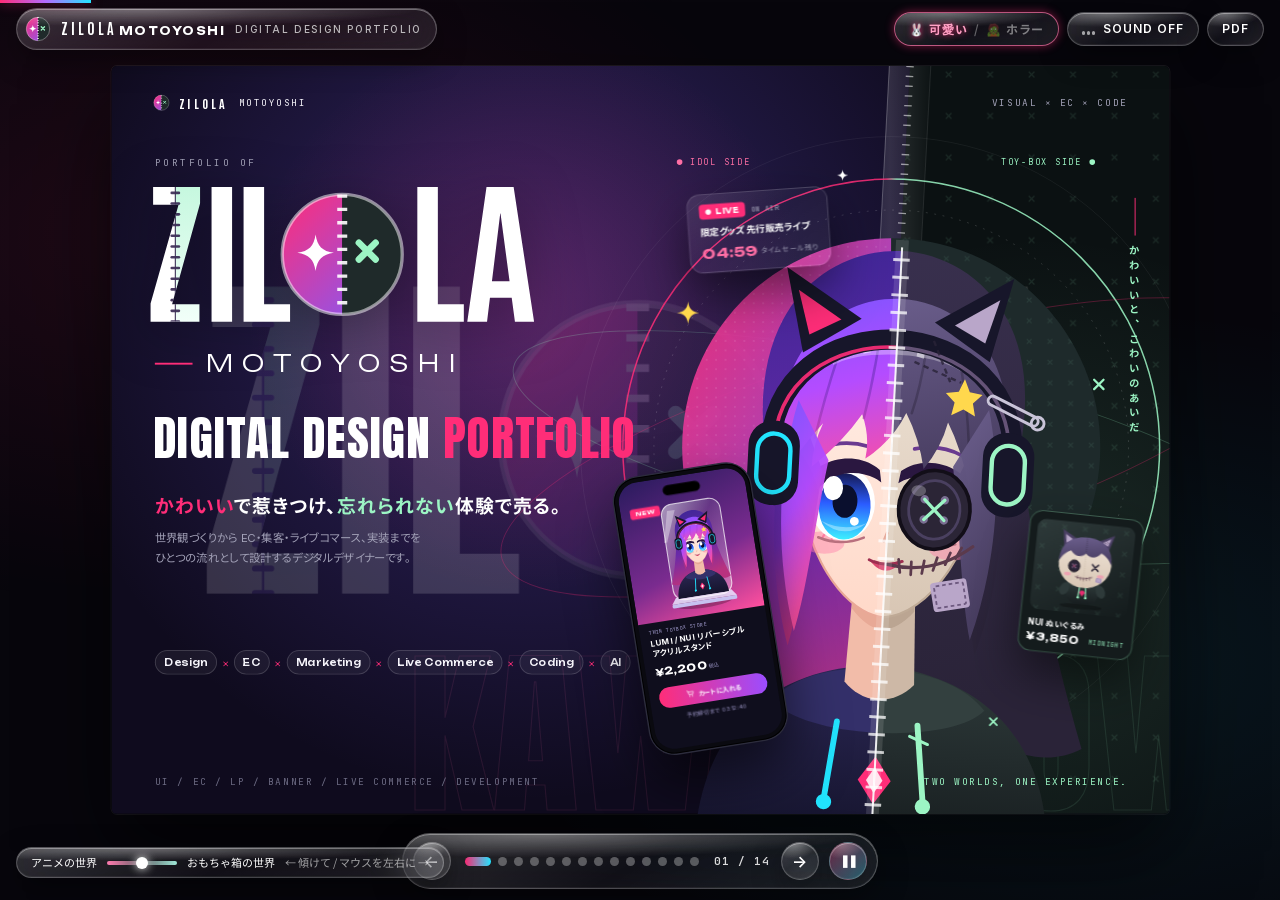
<file: index.html>
<!doctype html><html lang="ja"><head><meta charset="utf-8">
<meta name="viewport" content="width=device-width,initial-scale=1,viewport-fit=cover">
<title>ZILOLA MOTOYOSHI — DIGITAL DESIGN PORTFOLIO</title>
<meta name="description" content="ZILOLA MOTOYOSHI — Design × EC × Marketing × Live Commerce × Coding × AI">
<meta name="theme-color" content="#07060c">
<link rel="icon" href="data:image/svg+xml,%3Csvg xmlns='http://www.w3.org/2000/svg' viewBox='0 0 32 32'%3E%3Crect width='32' height='32' rx='8' fill='%2307060c'/%3E%3Cpath d='M0 32L32 0V32Z' fill='%2322e4ff' opacity='.5'/%3E%3Ccircle cx='16' cy='16' r='7' fill='%23ff2d78'/%3E%3C/svg%3E">
<link rel="stylesheet" href="pages.css"><link rel="stylesheet" href="app.css">
</head><body><svg width="0" height="0" style="position:absolute;width:0;height:0" aria-hidden="true">
<defs>
  <linearGradient id="gHair" x1="0" y1="0" x2=".35" y2="1"><stop offset="0" stop-color="#7A55FF"/><stop offset=".5" stop-color="#B44CFF"/><stop offset="1" stop-color="#FF4F9E"/></linearGradient>
  <linearGradient id="gHairDark" x1="0" y1="0" x2=".2" y2="1"><stop offset="0" stop-color="#3B2595"/><stop offset=".6" stop-color="#6A2AA8"/><stop offset="1" stop-color="#B8327F"/></linearGradient>
  <linearGradient id="gHairB" x1="0" y1="0" x2=".35" y2="1"><stop offset="0" stop-color="#1FD6FF"/><stop offset=".55" stop-color="#2E8BFF"/><stop offset="1" stop-color="#5B4CFF"/></linearGradient>
  <linearGradient id="gHairBDark" x1="0" y1="0" x2=".2" y2="1"><stop offset="0" stop-color="#0E5C9E"/><stop offset=".6" stop-color="#1E3F9E"/><stop offset="1" stop-color="#3A2B8F"/></linearGradient>
  <linearGradient id="gSkin" x1="0" y1="0" x2="0" y2="1"><stop offset="0" stop-color="#FFF0E8"/><stop offset="1" stop-color="#FFD9C9"/></linearGradient>
  <linearGradient id="gIris" x1="0" y1="0" x2="0" y2="1"><stop offset="0" stop-color="#151A55"/><stop offset=".45" stop-color="#2B5CFF"/><stop offset="1" stop-color="#3CF0FF"/></linearGradient>
  <linearGradient id="gIrisB" x1="0" y1="0" x2="0" y2="1"><stop offset="0" stop-color="#4A0F3A"/><stop offset=".45" stop-color="#E0287A"/><stop offset="1" stop-color="#FFB0D0"/></linearGradient>
  <linearGradient id="gHood" x1="0" y1="0" x2="0" y2="1"><stop offset="0" stop-color="#2C2856"/><stop offset="1" stop-color="#15142C"/></linearGradient>
  <linearGradient id="gHoodB" x1="0" y1="0" x2="0" y2="1"><stop offset="0" stop-color="#F4F2FF"/><stop offset="1" stop-color="#C9C4EC"/></linearGradient>
  <linearGradient id="gPC" x1="0" y1="0" x2="1" y2="1"><stop offset="0" stop-color="#FF2D78"/><stop offset=".5" stop-color="#9B4DFF"/><stop offset="1" stop-color="#22E5FF"/></linearGradient>
  <linearGradient id="gPV" x1="0" y1="0" x2="1" y2="1"><stop offset="0" stop-color="#FF2D78"/><stop offset="1" stop-color="#7B5CFF"/></linearGradient>
  <linearGradient id="gAcryl" x1="0" y1="0" x2="1" y2="1"><stop offset="0" stop-color="#ffffff" stop-opacity=".55"/><stop offset=".45" stop-color="#ffffff" stop-opacity=".08"/><stop offset="1" stop-color="#ffffff" stop-opacity=".3"/></linearGradient>
  <radialGradient id="gGlowP"><stop offset="0" stop-color="#FF2D78" stop-opacity=".9"/><stop offset="1" stop-color="#FF2D78" stop-opacity="0"/></radialGradient>
  <radialGradient id="gGlowC"><stop offset="0" stop-color="#22E5FF" stop-opacity=".8"/><stop offset="1" stop-color="#22E5FF" stop-opacity="0"/></radialGradient>
  <radialGradient id="gGlowV"><stop offset="0" stop-color="#7B5CFF" stop-opacity=".9"/><stop offset="1" stop-color="#7B5CFF" stop-opacity="0"/></radialGradient>
  <radialGradient id="gPipo" cx=".35" cy=".3" r=".8"><stop offset="0" stop-color="#FFFFFF"/><stop offset=".6" stop-color="#E9E4FF"/><stop offset="1" stop-color="#B7AEF0"/></radialGradient>
  <pattern id="ptGrid" width="40" height="40" patternUnits="userSpaceOnUse"><path d="M40 0H0V40" fill="none" stroke="#fff" stroke-opacity=".05" stroke-width="1"/></pattern>
  <pattern id="ptDots" width="10" height="10" patternUnits="userSpaceOnUse"><circle cx="2" cy="2" r="1.1" fill="#fff" fill-opacity=".18"/></pattern>
  <pattern id="ptDotsP" width="9" height="9" patternUnits="userSpaceOnUse"><circle cx="2" cy="2" r="1.3" fill="#FF2D78" fill-opacity=".55"/></pattern>
  <pattern id="ptStripe" width="10" height="10" patternUnits="userSpaceOnUse" patternTransform="rotate(45)"><rect width="4" height="10" fill="#FFD84D" fill-opacity=".08"/></pattern>

  <linearGradient id="gHairP" x1="0" y1="0" x2=".3" y2="1"><stop offset="0" stop-color="#6E6190"/><stop offset="1" stop-color="#4A3F63"/></linearGradient>
  <linearGradient id="gHairPD" x1="0" y1="0" x2=".2" y2="1"><stop offset="0" stop-color="#3A3150"/><stop offset="1" stop-color="#2A2338"/></linearGradient>
  <linearGradient id="gSkinP" x1="0" y1="0" x2="0" y2="1"><stop offset="0" stop-color="#EFE3D6"/><stop offset="1" stop-color="#D8C6B4"/></linearGradient>
  <linearGradient id="gHoodP" x1="0" y1="0" x2="0" y2="1"><stop offset="0" stop-color="#2E3A3A"/><stop offset="1" stop-color="#171D1F"/></linearGradient>
  <linearGradient id="gBox" x1="0" y1="0" x2="1" y2="1"><stop offset="0" stop-color="#1C2A2B"/><stop offset="1" stop-color="#0E1213"/></linearGradient>
  <linearGradient id="gMint" x1="0" y1="0" x2="1" y2="1"><stop offset="0" stop-color="#9CF5C4"/><stop offset="1" stop-color="#22E5FF"/></linearGradient>
  <linearGradient id="gGlass" x1="0" y1="0" x2="1" y2="0"><stop offset="0" stop-color="#fff" stop-opacity=".02"/><stop offset=".45" stop-color="#fff" stop-opacity=".14"/><stop offset=".55" stop-color="#fff" stop-opacity=".2"/><stop offset="1" stop-color="#fff" stop-opacity=".03"/></linearGradient>
  <radialGradient id="gGlowM"><stop offset="0" stop-color="#9CF5C4" stop-opacity=".7"/><stop offset="1" stop-color="#9CF5C4" stop-opacity="0"/></radialGradient>
  <pattern id="ptStitch" width="22" height="22" patternUnits="userSpaceOnUse"><path d="M4 4l5 5M9 4l-5 5" stroke="#9CF5C4" stroke-opacity=".09" stroke-width="1.2"/></pattern>
  <pattern id="ptStitchL" width="44" height="44" patternUnits="userSpaceOnUse"><path d="M6 6l6 6M12 6l-6 6" stroke="#9CF5C4" stroke-opacity=".1" stroke-width="1.3"/></pattern>
  <pattern id="ptHeart" width="26" height="26" patternUnits="userSpaceOnUse"><path d="M13 19s-5-3.2-5-6.8A2.7 2.7 0 0 1 13 10.5a2.7 2.7 0 0 1 5 1.7C18 15.8 13 19 13 19z" fill="#FF6FA5" fill-opacity=".12"/></pattern>
  <clipPath id="cpL"><rect x="-10" y="-10" width="160" height="380"/></clipPath>
  <clipPath id="cpR"><rect x="150" y="-10" width="160" height="380"/></clipPath>
</defs>

<!-- ORIGINAL CHARACTER: LUMI (bust) -->
<symbol id="lumi" viewBox="0 0 300 360">
  <path fill="var(--hairD,url(#gHairDark))" d="M80,140 C70,66 114,36 150,36 C186,36 230,66 220,140 C230,198 244,250 262,302 C242,314 214,306 204,288 L96,288 C86,306 58,314 38,302 C56,250 70,198 80,140Z"/>
  <path fill="var(--hood,url(#gHood))" d="M54,360 C56,300 92,266 150,262 C208,266 244,300 246,360Z"/>
  <path fill="var(--hood2,#34306A)" d="M92,284 C110,304 190,304 208,284 C198,272 178,264 150,264 C122,264 102,272 92,284Z"/>
  <path fill="var(--neck,#F2BCA9)" d="M133,222 L167,222 L169,272 C158,284 142,284 131,272Z"/>
  <path fill="var(--neck2,#E8A996)" d="M133,232 C145,246 155,246 167,232 L167,226 L133,226Z"/>
  <path stroke="var(--acc,#22E5FF)" stroke-width="3.2" stroke-linecap="round" fill="none" d="M128,294 L123,336 M172,294 L177,336"/>
  <circle cx="123" cy="338" r="4.2" fill="var(--acc,#22E5FF)"/><circle cx="177" cy="338" r="4.2" fill="var(--acc,#22E5FF)"/>
  <path d="M150,312 l9,13 -9,13 -9,-13z" fill="#FF2D78"/><path d="M150,318 l4.5,7 -4.5,7 -4.5,-7z" fill="#fff" opacity=".85"/>
  <path fill="var(--skin,url(#gSkin))" stroke="var(--skinl,#E9A897)" stroke-width="1.2" d="M98,138 C98,196 126,234 150,236 C174,234 202,196 202,138 C202,98 180,78 150,78 C120,78 98,98 98,138Z"/>
  <ellipse cx="115" cy="197" rx="12" ry="6" fill="#FF7FA8" opacity=".45"/>
  <ellipse cx="185" cy="197" rx="12" ry="6" fill="#FF7FA8" opacity=".45"/>
  <path d="M115 194 l3 -5 M120 195 l3 -5 M180 194 l3 -5 M185 195 l3 -5" stroke="#FF5A8E" stroke-width="1.2" stroke-linecap="round" opacity=".6"/>
  <g id="lumiEye" transform="translate(125 175) scale(1.13) translate(-125 -175)">
    <ellipse cx="125" cy="175" rx="15.5" ry="18" fill="#fff"/>
    <ellipse cx="126" cy="176.5" rx="12.5" ry="16" fill="var(--iris,url(#gIris))"/>
    <ellipse cx="126" cy="174" rx="6" ry="8" fill="#0A0F2E"/>
    <path d="M115,184 Q126,193 137,184 Q126,189 115,184Z" fill="#fff" opacity=".35"/>
    <path fill="#2A1740" d="M105,168 C111,153 131,149 142,158 L143,164 C133,157 117,159 110,173 Z"/>
    <path fill="#2A1740" d="M108,167 L99,160 L104,170 Z"/>
    <path d="M114,192 Q125,196 136,191" stroke="#B9707E" stroke-width="1.2" fill="none" stroke-linecap="round"/>
    <path d="M113,149 Q124,144 136,147" stroke="#6A3A90" stroke-width="1.8" fill="none" stroke-linecap="round"/>
  </g>
  <use href="#lumiEye" transform="translate(300,0) scale(-1,1)"/>
  <ellipse cx="119.4" cy="167" rx="5.3" ry="6.6" fill="#fff"/><circle cx="131.8" cy="184.5" r="2.4" fill="#fff"/>
  <ellipse cx="169.4" cy="167" rx="5.3" ry="6.6" fill="#fff"/><circle cx="181.8" cy="184.5" r="2.4" fill="#fff"/>
  <path d="M150,190 l-1.6,4.5" stroke="#E2A08F" stroke-width="1.6" stroke-linecap="round"/>
  <path d="M141,205 Q150,216 159,205 Q150,209 141,205Z" fill="#D9486E"/>
  <path d="M141,205 Q150,209 159,205" stroke="#9E2E50" stroke-width="1.6" fill="none" stroke-linecap="round"/>
  <path fill="var(--hairD,url(#gHairDark))" d="M96,118 C84,160 86,214 99,254 C105,228 109,194 113,158 Z"/>
  <path fill="var(--hairD,url(#gHairDark))" d="M204,118 C216,160 214,214 201,254 C195,228 191,194 187,158 Z"/>
  <path fill="var(--hair,url(#gHair))" d="M91,164 C78,98 112,63 150,62 C190,62 224,98 209,164 Q204,146 198,136 Q199,150 193,162 Q188,142 180,128 Q177,142 168,154 Q165,138 157,124 Q150,140 136,150 Q138,138 133,126 Q123,142 107,156 Q107,144 112,132 Q100,146 91,164Z"/>
  <path d="M118,96 Q112,118 108,140 M140,88 Q138,108 134,128 M166,90 Q164,110 160,124 M186,100 Q190,118 192,140" stroke="var(--hairD,url(#gHairDark))" stroke-width="1.4" fill="none" opacity=".45" stroke-linecap="round"/>
  <path fill="var(--hair,url(#gHair))" d="M98,120 C88,160 90,206 102,246 C108,222 110,190 116,152 Z" opacity=".95"/>
  <path fill="var(--hair,url(#gHair))" d="M202,120 C212,160 210,206 198,246 C192,222 190,190 184,152 Z" opacity=".95"/>
  <path fill="#fff" opacity=".32" d="M112,92 C128,80 172,80 190,94 L186,100 C170,90 132,90 116,100Z"/>
  <path fill="#fff" opacity=".5" d="M130,86 l4,-2 2,8 -4,1z M162,85 l4,1 -1,8 -4,-1z"/>
  <path d="M84,152 C78,62 222,62 216,152" stroke="#17162A" stroke-width="11" fill="none" stroke-linecap="round"/>
  <path d="M86,150 C81,68 219,68 214,150" stroke="var(--band,#FF2D78)" stroke-width="2" fill="none" opacity=".9"/>
  <path d="M99,94 L88,48 L130,74 Z" fill="#17162A"/><path d="M102,84 L95,60 L119,75 Z" fill="var(--ear,#FF2D78)"/>
  <path d="M201,94 L212,48 L170,74 Z" fill="#17162A"/><path d="M198,84 L205,60 L181,75 Z" fill="var(--ear,#FF2D78)"/>
  <rect x="72" y="132" width="28" height="46" rx="13" fill="#17162A"/><rect x="77" y="139" width="18" height="32" rx="9" fill="none" stroke="var(--acc,#22E5FF)" stroke-width="2.4"/>
  <rect x="200" y="132" width="28" height="46" rx="13" fill="#17162A"/><rect x="205" y="139" width="18" height="32" rx="9" fill="none" stroke="var(--acc,#22E5FF)" stroke-width="2.4"/>
  <path d="M188,104 l3,7 7,1 -5,5 1.5,7 -6.5,-3.5 -6.5,3.5 1.5,-7 -5,-5 7,-1z" fill="#FFD84D"/>
</symbol>


<!-- TWO-FACED BRAND CHARACTER: idol half / plush half -->
<symbol id="plushbits" viewBox="0 0 300 360">
  <ellipse cx="175" cy="176" rx="19.5" ry="21.5" fill="#2B2536" stroke="#120E18" stroke-width="2"/>
  <ellipse cx="175" cy="176" rx="14" ry="16" fill="none" stroke="#4A4060" stroke-width="1.5"/>
  <circle cx="169.5" cy="170.5" r="2.3" fill="#7A6E92"/><circle cx="180.5" cy="170.5" r="2.3" fill="#7A6E92"/><circle cx="169.5" cy="181.5" r="2.3" fill="#7A6E92"/><circle cx="180.5" cy="181.5" r="2.3" fill="#7A6E92"/>
  <path d="M169.5,170.5 L180.5,181.5 M180.5,170.5 L169.5,181.5" stroke="#9CF5C4" stroke-width="1.8" stroke-linecap="round"/>
  <ellipse cx="166" cy="166" rx="4" ry="3" fill="#fff" opacity=".25"/>
  <path d="M151,207 Q176,212 197,195" stroke="#5B3A4C" stroke-width="1.8" fill="none" stroke-linecap="round"/>
  <path d="M157,204 l1,7 M164,205 l0,7 M171,204 l-1,7 M178,202 l-2,7 M185,199 l-2.5,6.5 M191,196 l-3,6" stroke="#5B3A4C" stroke-width="1.5" stroke-linecap="round"/>
  <g transform="rotate(-12 186 222)"><rect x="176" y="214" width="20" height="16" rx="2" fill="#B9A6C9"/><rect x="178" y="216" width="16" height="12" rx="1" fill="none" stroke="#6E5A80" stroke-width="1" stroke-dasharray="2 1.6"/></g>
  <path d="M160,96 l26,10 M170,84 l10,22" stroke="#2A2338" stroke-width="1.3" stroke-dasharray="3 2.4" opacity=".8"/>
  
  <g transform="rotate(24 214 120)"><rect x="200" y="117" width="30" height="5" rx="2.5" fill="none" stroke="#C9C4D8" stroke-width="1.6"/><circle cx="230" cy="119.5" r="3.5" fill="none" stroke="#C9C4D8" stroke-width="1.6"/></g>
  <path d="M168,300 l10,4 M172,296 l2,12" stroke="#9CF5C4" stroke-width="1.6" stroke-linecap="round"/>
</symbol>
<symbol id="twin" viewBox="0 0 300 360">
  <g clip-path="url(#cpL)"><use href="#lumi" width="300" height="360"/></g>
  <g clip-path="url(#cpR)"><use href="#lumi" width="300" height="360" style="--hair:url(#gHairP);--hairD:url(#gHairPD);--skin:url(#gSkinP);--skinl:#BFAA96;--iris:#2b2536;--acc:#9CF5C4;--hood:url(#gHoodP);--hood2:#33403F;--neck:#CDB8A6;--neck2:#BBA592;--ear:#B9A6C9;--band:#6E5A80;--pin:#C9C4D8"/><use href="#plushbits" width="300" height="360"/></g>
  <rect x="146.5" y="30" width="7" height="330" fill="#fff" opacity=".12"/>
  <path d="M150,34 V360" stroke="#fff" stroke-width="1.1" opacity=".9"/>
  <path d="M150,40 V356" stroke="#fff" stroke-width="9" stroke-dasharray="1.6 8" opacity=".75"/>
</symbol>

<!-- NUI: haunted plush double -->
<symbol id="nui" viewBox="0 0 200 220">
  <ellipse cx="100" cy="212" rx="56" ry="7" fill="#000" opacity=".28"/>
  <path d="M58,150 C50,190 64,206 100,206 C136,206 150,190 142,150Z" fill="url(#gHoodP)"/>
  <path d="M92,160 l-2,26 M108,160 l2,26" stroke="#9CF5C4" stroke-width="3" stroke-linecap="round"/>
  <circle cx="90" cy="188" r="3.2" fill="#9CF5C4"/><circle cx="110" cy="188" r="3.2" fill="#9CF5C4"/>
  <ellipse cx="52" cy="168" rx="12" ry="18" fill="#2E3A3A" transform="rotate(25 52 168)"/><ellipse cx="148" cy="168" rx="12" ry="18" fill="#2E3A3A" transform="rotate(-25 148 168)"/>
  <path d="M40,56 L34,12 L76,36Z" fill="#4A3F63"/><path d="M45,46 L42,24 L64,38Z" fill="#B9A6C9"/>
  <path d="M160,56 L172,16 L130,36Z" fill="#4A3F63"/><path d="M156,46 L163,26 L141,38Z" fill="#B9A6C9"/>
  <path d="M150,30 l8,10 M144,36 l10,4" stroke="#2A2338" stroke-width="1.4" stroke-dasharray="2.5 2"/>
  <ellipse cx="100" cy="98" rx="70" ry="64" fill="url(#gSkinP)"/>
  <path d="M30,96 C30,40 70,28 100,28 C130,28 170,40 170,96 C160,76 150,70 140,66 C130,80 112,84 100,70 C88,84 70,80 60,66 C50,70 40,76 30,96Z" fill="url(#gHairP)"/>
  <path d="M100,30 V70" stroke="#2A2338" stroke-width="1.5" stroke-dasharray="3 2.5" opacity=".7"/>
  <path d="M100,72 V162" stroke="#BFAA96" stroke-width="1.2" stroke-dasharray="3 3"/>
  <ellipse cx="72" cy="106" rx="15" ry="16" fill="#2B2536" stroke="#120E18" stroke-width="2"/><circle cx="68" cy="102" r="2" fill="#7A6E92"/><circle cx="76" cy="102" r="2" fill="#7A6E92"/><circle cx="68" cy="110" r="2" fill="#7A6E92"/><circle cx="76" cy="110" r="2" fill="#7A6E92"/><path d="M68,102 L76,110 M76,102 L68,110" stroke="#FF6FA5" stroke-width="1.6"/>
  <path d="M120,98 l16,16 M136,98 l-16,16" stroke="#2B2536" stroke-width="4.5" stroke-linecap="round"/>
  <path d="M78,134 Q100,142 122,132" stroke="#5B3A4C" stroke-width="1.8" fill="none" stroke-linecap="round"/>
  <path d="M84,131 l0,8 M92,134 l0,8 M100,135 l0,8 M108,134 l0,8 M116,132 l0,8" stroke="#5B3A4C" stroke-width="1.5" stroke-linecap="round"/>
  <ellipse cx="56" cy="128" rx="9" ry="5" fill="#FF6FA5" opacity=".45"/><ellipse cx="144" cy="128" rx="9" ry="5" fill="#FF6FA5" opacity=".45"/>
  <g transform="rotate(10 140 140)"><rect x="132" y="132" width="16" height="13" rx="2" fill="#B9A6C9"/><rect x="134" y="134" width="12" height="9" fill="none" stroke="#6E5A80" stroke-dasharray="2 1.5"/></g>
  <path d="M100,176 m-7,0 a7,7 0 0 1 14,0 l-7,9z" fill="#FF2D78" opacity=".9"/>
</symbol>

<!-- personal monogram: split-face mark -->
<symbol id="wm-zilola" viewBox="-40 -30.0 5086 1820">
  <defs><clipPath id="wmZl"><rect x="-200" y="-400" width="523.0" height="2560"/></clipPath>
  <clipPath id="wmZr"><rect x="323.0" y="-400" width="646" height="2560"/></clipPath>
  <clipPath id="wmZs"><path d="M63 0V238L428 1529H96V1760H709V1543L344 231H701V0Z" transform="translate(-63 1760) scale(1 -1)"/></clipPath>
  <linearGradient id="wmZg" x1="0" y1="0" x2="0" y2="1"><stop offset="0" stop-color="#F2FFF9"/><stop offset="1" stop-color="#C6F8DF"/></linearGradient></defs>
  <g clip-path="url(#wmZl)"><path d="M63 0V238L428 1529H96V1760H709V1543L344 231H701V0Z" transform="translate(-63 1760) scale(1 -1)" fill="#fff" /></g>
  <g clip-path="url(#wmZr)"><path d="M63 0V238L428 1529H96V1760H709V1543L344 231H701V0Z" transform="translate(-63 1760) scale(1 -1)" fill="url(#wmZg)" /></g>
  <g clip-path="url(#wmZs)" fill="#2A1846" opacity=".85"><rect x="259.0" y="60" width="128" height="34" rx="17"/><rect x="259.0" y="200" width="128" height="34" rx="17"/><rect x="259.0" y="340" width="128" height="34" rx="17"/><rect x="259.0" y="480" width="128" height="34" rx="17"/><rect x="259.0" y="620" width="128" height="34" rx="17"/><rect x="259.0" y="760" width="128" height="34" rx="17"/><rect x="259.0" y="900" width="128" height="34" rx="17"/><rect x="259.0" y="1040" width="128" height="34" rx="17"/><rect x="259.0" y="1180" width="128" height="34" rx="17"/><rect x="259.0" y="1320" width="128" height="34" rx="17"/><rect x="259.0" y="1460" width="128" height="34" rx="17"/><rect x="259.0" y="1600" width="128" height="34" rx="17"/><rect x="259.0" y="1740" width="128" height="34" rx="17"/><rect x="316.0" y="0" width="14" height="1760"/></g>
  <path d="M138 0V1760H406V0Z" transform="translate(658 1760) scale(1 -1)" fill="#fff" /><path d="M132 0V1760H400V228H739V0Z" transform="translate(1082 1760) scale(1 -1)" fill="#fff" />
  <use href="#zm" x="1632" y="10.0" width="1740" height="1740"/>
  <path d="M132 0V1760H400V228H739V0Z" transform="translate(3350 1760) scale(1 -1)" fill="#fff" /><path d="M28 0 279 1760H633L900 0H650L608 314H324L286 0ZM350 529H580L462 1413H458Z" transform="translate(4106 1760) scale(1 -1)" fill="#fff" />
</symbol>
<symbol id="zm" viewBox="0 0 40 40">
  <defs><clipPath id="cpJL"><rect width="20" height="40"/></clipPath><clipPath id="cpJR"><rect x="20" width="20" height="40"/></clipPath></defs>
  <circle cx="20" cy="20" r="18" fill="url(#gPV)" clip-path="url(#cpJL)"/>
  <circle cx="20" cy="20" r="18" fill="#1F2A2A" clip-path="url(#cpJR)"/>
  <path d="M12 14 C12.5 17.5 14 19 17.5 19.5 C14 20 12.5 21.5 12 25 C11.5 21.5 10 20 6.5 19.5 C10 19 11.5 17.5 12 14Z" fill="#fff"/>
  <path d="M25 16.5l5 5M30 16.5l-5 5" stroke="#9CF5C4" stroke-width="2" stroke-linecap="round"/>
  <path d="M20 2V38" stroke="#fff" stroke-width="3" stroke-dasharray="1 3" opacity=".9"/>
  <circle cx="20" cy="20" r="18" fill="none" stroke="#fff" stroke-opacity=".5" stroke-width="1"/>
</symbol>
<symbol id="logo-ttb" viewBox="0 0 32 32">
  <rect x="2" y="2" width="28" height="28" rx="8" fill="#1F2A2A"/>
  <path d="M10 2 H22 L2 22 V10 A8 8 0 0 1 10 2Z M2 22 L22 2 H30 L2 30Z" fill="url(#gPV)"/>
  <path d="M2 2 H30 L2 30Z" fill="url(#gPV)" />
  <path d="M10 7 C10.5 10 12 11.5 15 12 C12 12.5 10.5 14 10 17 C9.5 14 8 12.5 5 12 C8 11.5 9.5 10 10 7Z" fill="#fff"/>
  <path d="M19 19l6 6M25 19l-6 6" stroke="#9CF5C4" stroke-width="2.2" stroke-linecap="round"/>
  <path d="M2 30 L30 2" stroke="#fff" stroke-width="1.2" stroke-dasharray="1.5 2"/>
</symbol>
<!-- MASCOT: PIPO -->
<symbol id="pipo" viewBox="0 0 200 200">
  <ellipse cx="100" cy="188" rx="52" ry="7" fill="#000" opacity=".25"/>
  <path d="M100,30 L100,14" stroke="#B7AEF0" stroke-width="5" stroke-linecap="round"/>
  <path d="M100,2 l4,8 9,1 -7,6 2,9 -8,-5 -8,5 2,-9 -7,-6 9,-1z" fill="#FFD84D"/>
  <path d="M46,70 L36,34 L74,52Z M154,70 L164,34 L126,52Z" fill="#C9C1F7"/>
  <path d="M48,62 L43,44 L62,54Z M152,62 L157,44 L138,54Z" fill="#FF6FA5"/>
  <circle cx="100" cy="104" r="76" fill="url(#gPipo)"/>
  <rect x="48" y="70" width="104" height="64" rx="30" fill="#1A1838"/>
  <path d="M68,104 q8,-12 16,0" stroke="#22E5FF" stroke-width="6" fill="none" stroke-linecap="round"/>
  <path d="M116,104 q8,-12 16,0" stroke="#22E5FF" stroke-width="6" fill="none" stroke-linecap="round"/>
  <path d="M92,116 q8,6 16,0" stroke="#FF6FA5" stroke-width="4" fill="none" stroke-linecap="round"/>
  <ellipse cx="62" cy="150" rx="10" ry="6" fill="#FF6FA5" opacity=".5"/><ellipse cx="138" cy="150" rx="10" ry="6" fill="#FF6FA5" opacity=".5"/>
  <ellipse cx="72" cy="58" rx="14" ry="7" fill="#fff" opacity=".8" transform="rotate(-25 72 58)"/>
</symbol>


<!-- PRODUCT ART -->
<clipPath id="cpBadge"><circle cx="60" cy="60" r="46"/></clipPath>
<symbol id="prod-acst" viewBox="0 0 120 150">
  <ellipse cx="60" cy="138" rx="38" ry="8" fill="#000" opacity=".25"/>
  <path d="M24,128 h72 l6,8 H18z" fill="#E9E6FF" opacity=".85"/><rect x="18" y="136" width="84" height="5" rx="2" fill="#C7C1F0"/>
  <rect x="22" y="8" width="76" height="124" rx="14" fill="url(#gAcryl)" stroke="#fff" stroke-opacity=".7" stroke-width="1.4"/>
  <svg x="18" y="14" width="84" height="116" viewBox="40 20 220 340"><use href="#lumi" width="300" height="360"/></svg>
  <path d="M30,16 l10,0 -16,40 -4,0z" fill="#fff" opacity=".35"/>
</symbol>
<symbol id="prod-acst2" viewBox="0 0 120 150">
  <ellipse cx="60" cy="138" rx="38" ry="8" fill="#000" opacity=".25"/>
  <path d="M24,128 h72 l6,8 H18z" fill="#E9E6FF" opacity=".85"/><rect x="18" y="136" width="84" height="5" rx="2" fill="#C7C1F0"/>
  <rect x="22" y="8" width="76" height="124" rx="14" fill="url(#gAcryl)" stroke="#fff" stroke-opacity=".7" stroke-width="1.4"/>
  <svg x="18" y="14" width="84" height="116" viewBox="40 20 220 340"><use href="#twin" width="300" height="360"/></svg>
  <path d="M30,16 l10,0 -16,40 -4,0z" fill="#fff" opacity=".35"/>
</symbol>
<symbol id="prod-acst3" viewBox="0 0 120 150">
  <ellipse cx="60" cy="138" rx="38" ry="8" fill="#000" opacity=".25"/>
  <path d="M24,128 h72 l6,8 H18z" fill="#E9E6FF" opacity=".85"/><rect x="18" y="136" width="84" height="5" rx="2" fill="#C7C1F0"/>
  <rect x="22" y="8" width="76" height="124" rx="14" fill="url(#gAcryl)" stroke="#fff" stroke-opacity=".7" stroke-width="1.4"/>
  <svg x="20" y="34" width="80" height="92" viewBox="0 0 200 220"><use href="#nui" width="200" height="220"/></svg>
  <path d="M30,16 l10,0 -16,40 -4,0z" fill="#fff" opacity=".35"/>
</symbol>
<symbol id="prod-badge" viewBox="0 0 120 120">
  <ellipse cx="60" cy="112" rx="36" ry="5" fill="#000" opacity=".22"/>
  <circle cx="60" cy="60" r="50" fill="#E8E4FF"/>
  <circle cx="60" cy="60" r="46" fill="url(#gPV)"/>
  <g clip-path="url(#cpBadge)"><circle cx="60" cy="60" r="46" fill="url(#ptDots)"/><svg x="6" y="10" width="108" height="130" viewBox="60 40 180 216"><use href="#lumi" width="300" height="360"/></svg></g>
  <path d="M24,38 A42,42 0 0 1 60,16" stroke="#fff" stroke-width="5" fill="none" opacity=".55" stroke-linecap="round"/>
</symbol>
<symbol id="prod-tee" viewBox="0 0 120 120">
  <path d="M38,14 L18,22 L6,46 L22,54 L28,46 L28,108 L92,108 L92,46 L98,54 L114,46 L102,22 L82,14 Q60,30 38,14Z" fill="#1E1C34"/>
  <path d="M38,14 Q60,30 82,14" stroke="#FF2D78" stroke-width="3" fill="none"/>
  <circle cx="60" cy="62" r="20" fill="url(#gPV)"/>
  <path d="M60,48 l3.5,8.5 9,.8 -7,5.8 2.2,8.8 -7.7,-4.8 -7.7,4.8 2.2,-8.8 -7,-5.8 9,-.8z" fill="#fff"/>
  <text x="60" y="96" text-anchor="middle" font-family="Unbounded" font-weight="700" font-size="7" fill="#9CF5C4" letter-spacing=".5">TOYBOX</text>
</symbol>
<symbol id="prod-key" viewBox="0 0 120 140">
  <circle cx="60" cy="16" r="10" fill="none" stroke="#D6D3E6" stroke-width="4"/>
  <path d="M60,26 v10" stroke="#D6D3E6" stroke-width="3"/>
  <rect x="22" y="36" width="76" height="88" rx="38" fill="url(#gAcryl)" stroke="#fff" stroke-opacity=".75" stroke-width="1.4"/>
  <svg x="26" y="42" width="68" height="76" viewBox="0 0 200 220"><use href="#nui" width="200" height="220"/></svg>
</symbol>
<symbol id="prod-plush" viewBox="0 0 120 120"><svg x="4" y="2" width="112" height="116" viewBox="0 0 200 220"><use href="#nui" width="200" height="220"/></svg></symbol>
<symbol id="prod-tap" viewBox="0 0 120 150">
  <rect x="18" y="6" width="84" height="5" rx="2.5" fill="#C9B26A"/>
  <path d="M40,8 L60,0 L80,8" stroke="#C9B26A" stroke-width="1.5" fill="none"/>
  <rect x="22" y="10" width="76" height="128" fill="#15122C"/>
  <rect x="22" y="10" width="76" height="128" fill="url(#ptGrid)"/>
  <circle cx="60" cy="64" r="34" fill="url(#gPV)"/>
  <svg x="22" y="22" width="76" height="116" viewBox="20 30 260 330"><use href="#twin" width="300" height="360"/></svg>
  <rect x="18" y="136" width="84" height="5" rx="2.5" fill="#C9B26A"/>
</symbol>
<symbol id="logo-lumina" viewBox="0 0 32 32"><path d="M16 1 C17.6 11 21 14.4 31 16 C21 17.6 17.6 21 16 31 C14.4 21 11 17.6 1 16 C11 14.4 14.4 11 16 1Z" fill="url(#gPC)"/><circle cx="16" cy="16" r="3.4" fill="#fff"/></symbol>
<!-- sparkle -->
<symbol id="spk" viewBox="0 0 40 40"><path d="M20 0 C21.5 13 27 18.5 40 20 C27 21.5 21.5 27 20 40 C18.5 27 13 21.5 0 20 C13 18.5 18.5 13 20 0Z" fill="currentColor"/></symbol>
<symbol id="star5" viewBox="0 0 24 24"><path d="M12 1.5l3.1 6.6 7.2.9-5.3 5 1.4 7.1L12 17.6 5.6 21.1 7 14l-5.3-5 7.2-.9z" fill="currentColor"/></symbol>
<!-- icons -->
<symbol id="i-cart" viewBox="0 0 24 24"><path d="M3 4h2.5l2.2 10.5h10.6L20.5 7H7" fill="none" stroke="currentColor" stroke-width="2" stroke-linecap="round" stroke-linejoin="round"/><circle cx="9.5" cy="19" r="1.6" fill="currentColor"/><circle cx="17" cy="19" r="1.6" fill="currentColor"/></symbol>
<symbol id="i-search" viewBox="0 0 24 24"><circle cx="10.5" cy="10.5" r="6.5" fill="none" stroke="currentColor" stroke-width="2"/><path d="M15.5 15.5L21 21" stroke="currentColor" stroke-width="2" stroke-linecap="round"/></symbol>
<symbol id="i-heart" viewBox="0 0 24 24"><path d="M12 21s-8-5.2-8-11a4.6 4.6 0 0 1 8-3 4.6 4.6 0 0 1 8 3c0 5.8-8 11-8 11z" fill="currentColor"/></symbol>
<symbol id="i-heart-o" viewBox="0 0 24 24"><path d="M12 20s-7.5-4.9-7.5-10.2A4.3 4.3 0 0 1 12 7a4.3 4.3 0 0 1 7.5 2.8C19.5 15.1 12 20 12 20z" fill="none" stroke="currentColor" stroke-width="2"/></symbol>
<symbol id="i-user" viewBox="0 0 24 24"><circle cx="12" cy="8" r="4" fill="none" stroke="currentColor" stroke-width="2"/><path d="M4 21c1.5-4 4.5-6 8-6s6.5 2 8 6" fill="none" stroke="currentColor" stroke-width="2" stroke-linecap="round"/></symbol>
<symbol id="i-home" viewBox="0 0 24 24"><path d="M3 11l9-7 9 7v9a1 1 0 0 1-1 1h-5v-6H9v6H4a1 1 0 0 1-1-1z" fill="currentColor"/></symbol>
<symbol id="i-grid" viewBox="0 0 24 24"><rect x="3" y="3" width="8" height="8" rx="2" fill="currentColor"/><rect x="13" y="3" width="8" height="8" rx="2" fill="currentColor"/><rect x="3" y="13" width="8" height="8" rx="2" fill="currentColor"/><rect x="13" y="13" width="8" height="8" rx="2" fill="currentColor"/></symbol>
<symbol id="i-menu" viewBox="0 0 24 24"><path d="M4 7h16M4 12h16M4 17h16" stroke="currentColor" stroke-width="2" stroke-linecap="round"/></symbol>
<symbol id="i-share" viewBox="0 0 24 24"><circle cx="18" cy="5" r="2.6" fill="currentColor"/><circle cx="6" cy="12" r="2.6" fill="currentColor"/><circle cx="18" cy="19" r="2.6" fill="currentColor"/><path d="M8 11l8-5M8 13l8 5" stroke="currentColor" stroke-width="1.8"/></symbol>
<symbol id="i-gift" viewBox="0 0 24 24"><rect x="3" y="8" width="18" height="4" rx="1" fill="currentColor"/><rect x="5" y="12" width="14" height="9" rx="1" fill="currentColor" opacity=".8"/><path d="M12 8v13M12 8C9 8 7 4 9 3.5S12 8 12 8s1-5 3-4.5S15 8 12 8z" stroke="#fff" stroke-width="1.4" fill="none"/></symbol>
<symbol id="i-chat" viewBox="0 0 24 24"><path d="M4 5h16v11H9l-5 4z" fill="currentColor"/></symbol>
<symbol id="i-bolt" viewBox="0 0 24 24"><path d="M13 2L4 14h7l-1 8 9-12h-7z" fill="currentColor"/></symbol>
<symbol id="i-eye" viewBox="0 0 24 24"><path d="M2 12s3.6-7 10-7 10 7 10 7-3.6 7-10 7S2 12 2 12z" fill="none" stroke="currentColor" stroke-width="2"/><circle cx="12" cy="12" r="3" fill="currentColor"/></symbol>
<symbol id="i-send" viewBox="0 0 24 24"><path d="M3 11l18-8-8 18-2-8z" fill="currentColor"/></symbol>
<symbol id="i-truck" viewBox="0 0 24 24"><path d="M2 6h12v10H2zM14 9h4l4 4v3h-8z" fill="none" stroke="currentColor" stroke-width="1.8" stroke-linejoin="round"/><circle cx="6" cy="18" r="2" fill="currentColor"/><circle cx="18" cy="18" r="2" fill="currentColor"/></symbol>
<symbol id="i-check" viewBox="0 0 24 24"><path d="M5 12.5l4.5 4.5L19 7.5" fill="none" stroke="currentColor" stroke-width="2.6" stroke-linecap="round" stroke-linejoin="round"/></symbol>
<symbol id="i-play" viewBox="0 0 24 24"><path d="M7 4l13 8-13 8z" fill="currentColor"/></symbol>
<symbol id="i-arrow" viewBox="0 0 24 24"><path d="M4 12h15M13 6l6 6-6 6" fill="none" stroke="currentColor" stroke-width="2.2" stroke-linecap="round" stroke-linejoin="round"/></symbol>
<symbol id="i-chart" viewBox="0 0 24 24"><path d="M4 20V10M10 20V4M16 20v-7M22 20H2" stroke="currentColor" stroke-width="2.4" stroke-linecap="round"/></symbol>
<symbol id="i-people" viewBox="0 0 24 24"><circle cx="9" cy="8" r="3.5" fill="currentColor"/><circle cx="17" cy="9" r="2.8" fill="currentColor" opacity=".7"/><path d="M2 20c.8-4 3.6-6 7-6s6.2 2 7 6zM15 14.5c3 0 5.5 1.5 6.5 5.5H17" fill="currentColor"/></symbol>
<symbol id="i-doc" viewBox="0 0 24 24"><path d="M6 2h9l5 5v15H6z" fill="none" stroke="currentColor" stroke-width="2" stroke-linejoin="round"/><path d="M9 12h8M9 16h8M9 8h4" stroke="currentColor" stroke-width="2" stroke-linecap="round"/></symbol>
<symbol id="i-target" viewBox="0 0 24 24"><circle cx="12" cy="12" r="9" fill="none" stroke="currentColor" stroke-width="2"/><circle cx="12" cy="12" r="5" fill="none" stroke="currentColor" stroke-width="2"/><circle cx="12" cy="12" r="1.8" fill="currentColor"/></symbol>
<symbol id="i-bulb" viewBox="0 0 24 24"><path d="M12 2a7 7 0 0 0-4 12.7V18h8v-3.3A7 7 0 0 0 12 2z" fill="none" stroke="currentColor" stroke-width="2"/><path d="M9 21h6" stroke="currentColor" stroke-width="2" stroke-linecap="round"/></symbol>
<symbol id="i-monitor" viewBox="0 0 24 24"><rect x="2" y="3" width="20" height="14" rx="2" fill="none" stroke="currentColor" stroke-width="2"/><path d="M8 21h8M12 17v4M6 13l4-4 3 3 5-5" stroke="currentColor" stroke-width="2" fill="none" stroke-linecap="round" stroke-linejoin="round"/></symbol>
<symbol id="i-code" viewBox="0 0 24 24"><path d="M8 7l-5 5 5 5M16 7l5 5-5 5M14 4l-4 16" fill="none" stroke="currentColor" stroke-width="2" stroke-linecap="round" stroke-linejoin="round"/></symbol>
<symbol id="i-pen" viewBox="0 0 24 24"><path d="M3 21l4-1 12-12-3-3L4 17z M14 6l3 3" fill="none" stroke="currentColor" stroke-width="2" stroke-linejoin="round"/></symbol>
<symbol id="i-server" viewBox="0 0 24 24"><rect x="3" y="3" width="18" height="7" rx="2" fill="none" stroke="currentColor" stroke-width="2"/><rect x="3" y="14" width="18" height="7" rx="2" fill="none" stroke="currentColor" stroke-width="2"/><circle cx="7" cy="6.5" r="1.2" fill="currentColor"/><circle cx="7" cy="17.5" r="1.2" fill="currentColor"/></symbol>
<symbol id="i-mega" viewBox="0 0 24 24"><path d="M3 10v4h3l8 5V5L6 10z" fill="currentColor"/><path d="M17 8.5a5 5 0 0 1 0 7M19.5 6a8.5 8.5 0 0 1 0 12" stroke="currentColor" stroke-width="2" fill="none" stroke-linecap="round"/></symbol>
<symbol id="i-spark" viewBox="0 0 24 24"><path d="M12 2l2.2 6.8L21 11l-6.8 2.2L12 20l-2.2-6.8L3 11l6.8-2.2z" fill="currentColor"/><path d="M19 16l.9 2.1L22 19l-2.1.9L19 22l-.9-2.1L16 19l2.1-.9z" fill="currentColor"/></symbol>
<symbol id="i-mail" viewBox="0 0 24 24"><rect x="2" y="5" width="20" height="14" rx="2" fill="none" stroke="currentColor" stroke-width="2"/><path d="M3 6l9 7 9-7" fill="none" stroke="currentColor" stroke-width="2"/></symbol>
<symbol id="i-link" viewBox="0 0 24 24"><path d="M10 14a5 5 0 0 0 7 0l3-3a5 5 0 0 0-7-7l-1 1M14 10a5 5 0 0 0-7 0l-3 3a5 5 0 0 0 7 7l1-1" fill="none" stroke="currentColor" stroke-width="2" stroke-linecap="round"/></symbol>
<symbol id="i-pin" viewBox="0 0 24 24"><path d="M12 22s7-7 7-12a7 7 0 0 0-14 0c0 5 7 12 7 12z" fill="none" stroke="currentColor" stroke-width="2"/><circle cx="12" cy="10" r="2.5" fill="currentColor"/></symbol>
<symbol id="i-clock" viewBox="0 0 24 24"><circle cx="12" cy="12" r="9" fill="none" stroke="currentColor" stroke-width="2"/><path d="M12 7v5l3 2" stroke="currentColor" stroke-width="2" fill="none" stroke-linecap="round"/></symbol>
</svg>

<!-- ===== p01_cover.html ===== -->

<div id="bgfx" aria-hidden="true"></div><div id="progress"></div>
<header id="top">
  <div id="brand" class="glassui"><svg viewBox="0 0 40 40"><use href="#zm"/></svg><span><b class="zl">ZILOLA</b>MOTOYOSHI</span><small>DIGITAL DESIGN PORTFOLIO</small></div>
  <div id="tools">
    <button id="worldtoggle" class="glassui" type="button" aria-pressed="false" aria-label="可愛い／ホラーの世界を切替"><span class="wt-k">🐰 可愛い</span><span class="wt-sep">/</span><span class="wt-h">🧟 ホラー</span></button>
    <button id="mute" class="glassui" type="button" aria-label="サウンドをオフにする" hidden>🔇 サウンドOFF</button>
    <button id="motion" class="glassui" type="button"><svg width="14" height="14" viewBox="0 0 24 24" fill="none" stroke="#fff" stroke-width="2"><rect x="7" y="2" width="10" height="20" rx="2"/><path d="M3 8c-1 2-1 6 0 8M21 8c1 2 1 6 0 8"/></svg><span>モーションON</span></button>
    <button id="sound" class="glassui" type="button" aria-pressed="false" aria-label="サウンド切替"><span class="eq"><i></i><i></i><i></i></span><span>SOUND OFF</span></button>
    <a id="pdf" class="glassui" href="portfolio.pdf" target="_blank" rel="noopener" style="display:inline-block;text-decoration:none;font:600 12px/1 Inter,sans-serif;letter-spacing:.08em;padding:10px 14px">PDF</a>
  </div>
</header>
<main id="stage" aria-live="polite"><div class="slide" data-i="1" data-kind="other" data-title="Cover" role="group" aria-roledescription="slide" aria-label="1 / 14 Cover"><section class="page cover">
  <svg class="seam-bg" viewBox="0 0 1123 794" preserveAspectRatio="none"><defs><linearGradient id="gSeam2979" x1="0" y1="0" x2="1" y2="0"><stop offset="0" stop-color="#fff" stop-opacity=".01"/><stop offset=".5" stop-color="#fff" stop-opacity=".13"/><stop offset="1" stop-color="#fff" stop-opacity=".01"/></linearGradient></defs><rect width="1123" height="794" fill="#0A0912"/><path d="M0,0 H848.0 L806.0,794 H0Z" fill="#0F0B1E"/><circle cx="443.3" cy="260" r="520" fill="url(#gGlowV)" opacity=".35"/><circle cx="443.3" cy="260" r="300" fill="url(#gGlowP)" opacity=".22"/><path d="M848.0,0 H1123 V794 H806.0Z" fill="#0B1112"/><path d="M848.0,0 H1123 V794 H806.0Z" fill="url(#ptStitchL)"/><circle cx="985.5" cy="560" r="380" fill="url(#gGlowM)" opacity=".16"/><path d="M826.0,0 H870.0 L828.0,794 H784.0Z" fill="url(#gSeam2979)"/><path d="M826.0,0 L784.0,794" stroke="#fff" stroke-opacity=".28" stroke-width="1"/><path d="M870.0,0 L828.0,794" stroke="#fff" stroke-opacity=".1" stroke-width="1"/><path d="M848.0,0 L806.0,794" stroke="#fff" stroke-opacity=".55" stroke-width="8" stroke-dasharray="1.4 9"/></svg>
  <svg style="position:absolute;inset:0" viewBox="0 0 1123 794">
    <defs><linearGradient id="gRing" x1="0" y1="0" x2="1" y2="0"><stop offset=".49" stop-color="#FF2D78"/><stop offset=".51" stop-color="#9CF5C4"/></linearGradient></defs>
    <g transform="translate(828 405)" fill="none">
      <circle r="330" stroke="#fff" stroke-opacity=".06"/>
      <circle r="285" stroke="url(#gRing)" stroke-width="1.6" stroke-opacity=".85"/>
      <circle r="252" stroke="#fff" stroke-opacity=".16" stroke-dasharray="2 7"/>
      <ellipse rx="430" ry="110" stroke="#FF2D78" stroke-opacity=".28" transform="rotate(-16)"/>
      <ellipse rx="410" ry="92" stroke="#9CF5C4" stroke-opacity=".22" transform="rotate(12)"/>
    </g>
    <path d="M828,183 A222,222 0 0 0 828,627Z" fill="url(#gPV)" opacity=".92"/>
    <path d="M828,183 A222,222 0 0 1 828,627Z" fill="#1E2A2B"/>
    <path d="M828,183 A222,222 0 0 1 828,627Z" fill="url(#ptStitch)"/>
    <path d="M828,183 A222,222 0 0 0 828,627Z" fill="url(#ptDots)" opacity=".6"/>
    <text x="804" y="790" text-anchor="end" font-family="Anton" font-size="190" fill="none" stroke="#FF6FA5" stroke-opacity=".1" stroke-width="1.2">KAWAII</text>
    <text x="862" y="790" font-family="Anton" font-size="190" fill="none" stroke="#9CF5C4" stroke-opacity=".1" stroke-width="1.2">KOWAI</text>
  </svg>

  <svg style="position:absolute;left:536px;top:126px;width:584px;height:701px;transform:rotate(3deg);transform-origin:50% 40%;z-index:5" viewBox="0 0 300 360"><use href="#twin" width="300" height="360"/></svg>

  <div class="world idol" style="left:600px;top:96px"><i></i>IDOL SIDE</div>
  <div class="world box" style="left:944px;top:96px">TOY-BOX SIDE<i></i></div>
  <div class="vlabel" style="right:28px;top:140px;color:#9CF5C4">かわいいと、こわいのあいだ</div>

  <!-- phone (idol side) -->
  <div class="phone" style="left:552px;top:428px;width:146px;height:296px;transform:rotate(-9deg);border-radius:26px;padding:5px;z-index:7">
    <div class="scr" style="background:#0F0E1D;border-radius:21px">
      <div class="island" style="width:40px;height:11px;top:8px"></div>
      <div style="position:absolute;left:0;right:0;top:0;height:150px;background:linear-gradient(160deg,#2A1B5E,#7A2B8F 60%,#FF4F9E)"></div>
      <svg style="position:absolute;left:22px;top:22px;width:104px;height:124px"><use href="#prod-acst"/></svg>
      <div style="position:absolute;left:10px;top:28px;font-family:var(--en);font-size:6px;font-weight:700;letter-spacing:.1em;color:#fff;background:#FF2D78;padding:2px 5px;border-radius:3px">NEW</div>
      <div style="position:absolute;left:10px;right:10px;top:156px;color:#fff">
        <div style="font-family:var(--mono);font-size:5.5px;color:#9d97c8;letter-spacing:.12em">TWIN TOYBOX STORE</div>
        <div style="font-size:8.5px;font-weight:700;margin-top:3px;line-height:1.35">LUMI / NUI リバーシブル<br>アクリルスタンド</div>
        <div style="font-family:var(--en);font-size:11px;font-weight:700;margin-top:6px">¥2,200<span style="font-size:5.5px;color:#9d97c8;font-family:var(--jp);font-weight:400"> 税込</span></div>
        <div style="margin-top:10px;height:22px;border-radius:11px;background:linear-gradient(90deg,#FF2D78,#9B4DFF);display:flex;align-items:center;justify-content:center;font-size:7px;font-weight:700;gap:4px"><svg width="9" height="9" style="color:#fff"><use href="#i-cart"/></svg>カートに入れる</div>
        <div style="margin-top:6px;text-align:center;font-size:6px;color:#9d97c8">予約締切まで 03:12:40</div>
      </div>
    </div>
  </div>

  <!-- live chip (idol side) -->
  <div class="cv-card glass" style="left:612px;top:132px;width:150px;padding:10px 12px;transform:rotate(-4deg)">
    <div style="display:flex;align-items:center;gap:6px"><span style="font-family:var(--en);font-size:8px;font-weight:700;background:#FF2D78;color:#fff;padding:3px 6px;border-radius:4px;letter-spacing:.1em">● LIVE</span><span style="font-family:var(--mono);font-size:8px;color:var(--muted)">ON AIR</span></div>
    <div style="font-size:10px;font-weight:700;margin-top:7px;line-height:1.4">限定グッズ 先行販売ライブ</div>
    <div style="display:flex;align-items:center;justify-content:space-between;margin-top:6px"><span style="font-family:var(--en);font-size:15px;font-weight:700;color:var(--pink2)">04:59</span><span style="font-size:7.5px;color:var(--muted)">タイムセール残り</span></div>
  </div>

  <!-- NUI card (box side) -->
  <div class="cv-card" style="left:968px;top:476px;width:122px;padding:8px;transform:rotate(6deg);background:#141B1C;border:1px solid rgba(156,245,196,.3)">
    <div style="height:96px;border-radius:9px;background:linear-gradient(150deg,#2E3A3A,#141B1C);position:relative;overflow:hidden">
      <svg style="position:absolute;inset:0" width="106" height="96"><rect width="106" height="96" fill="url(#ptStitch)"/></svg>
      <svg style="position:absolute;left:14px;top:4px;width:80px;height:88px" viewBox="0 0 200 220"><use href="#nui" width="200" height="220"/></svg>
    </div>
    <div style="font-size:8.5px;font-weight:700;margin-top:7px">NUI ぬいぐるみ</div>
    <div style="display:flex;justify-content:space-between;align-items:center;margin-top:3px"><span style="font-family:var(--en);font-size:11px;font-weight:700">¥3,850</span><span style="font-family:var(--mono);font-size:6.5px;color:#9CF5C4;letter-spacing:.1em">MIDNIGHT</span></div>
  </div>

  <svg style="position:absolute;left:600px;top:250px;width:24px;height:24px;color:#FFD84D;z-index:7"><use href="#spk"/></svg>
  <svg style="position:absolute;left:770px;top:110px;width:12px;height:12px;color:#fff;z-index:7"><use href="#spk"/></svg>
  <svg style="position:absolute;left:1040px;top:330px;width:16px;height:16px;z-index:7" viewBox="0 0 16 16"><path d="M3 3l10 10M13 3L3 13" stroke="#9CF5C4" stroke-width="2.4" stroke-linecap="round"/></svg>
  <svg style="position:absolute;left:930px;top:690px;width:12px;height:12px;z-index:7" viewBox="0 0 16 16"><path d="M3 3l10 10M13 3L3 13" stroke="#9CF5C4" stroke-width="2.4" stroke-linecap="round"/></svg>

  <div class="cv-top"><div class="lg"><svg width="18" height="18"><use href="#zm"/></svg><b class="zl">ZILOLA</b>MOTOYOSHI</div><div>VISUAL × EC × CODE</div></div>

  <div class="kicker" style="position:absolute;left:46px;top:96px;color:var(--muted);letter-spacing:.3em;z-index:6">PORTFOLIO OF</div>
  <svg class="wm" width="414" height="148" role="img" aria-label="ZILOLA"><use href="#wm-zilola" width="414" height="148"/></svg>
  <div class="wm-sub"><i style="width:40px;height:2px;background:var(--pink);display:inline-block"></i><b>MOTOYOSHI</b></div>
  <div class="cv-ttl">DIGITAL DESIGN <span>PORTFOLIO</span></div>
  <div class="cv-tag">
    <h2><em>かわいい</em>で惹きつけ、<u>忘れられない</u>体験で売る。</h2>
    <p>世界観づくりから EC・集客・ライブコマース、実装までを<br>ひとつの流れとして設計するデジタルデザイナーです。</p>
  </div>
  <div class="cv-chips"><span>Design</span><b>×</b><span>EC</span><b>×</b><span>Marketing</span><b>×</b><span>Live Commerce</span><b>×</b><span>Coding</span><b>×</b><span>AI</span></div>
  <div class="cv-foot"><span>UI / EC / LP / BANNER / LIVE COMMERCE / DEVELOPMENT</span><span style="color:#9CF5C4">TWO WORLDS, ONE EXPERIENCE.</span></div>
</section></div>
<div class="slide" data-i="2" data-kind="other" data-title="Profile" role="group" aria-roledescription="slide" aria-label="2 / 14 Profile"><section class="page">
  <header class="ph"><div class="l"><svg class="mk2"><use href="#zm"/></svg><b class="zl">ZILOLA</b>MOTOYOSHI</div><div class="c">PROFILE / OVERVIEW</div><span class="tag sec">PROFILE</span></header>
  <svg class="seam-bg" viewBox="0 0 1123 794" preserveAspectRatio="none"><defs><linearGradient id="gSeam55926" x1="0" y1="0" x2="1" y2="0"><stop offset="0" stop-color="#fff" stop-opacity=".01"/><stop offset=".5" stop-color="#fff" stop-opacity=".13"/><stop offset="1" stop-color="#fff" stop-opacity=".01"/></linearGradient></defs><rect width="1123" height="794" fill="#0A0912"/><path d="M0,0 H440.0 L414.0,794 H0Z" fill="#0F0B1E"/><circle cx="227.70000000000002" cy="260" r="520" fill="url(#gGlowV)" opacity=".35"/><circle cx="227.70000000000002" cy="260" r="300" fill="url(#gGlowP)" opacity=".22"/><path d="M440.0,0 H1123 V794 H414.0Z" fill="#0B1112"/><path d="M440.0,0 H1123 V794 H414.0Z" fill="url(#ptStitchL)"/><circle cx="781.5" cy="560" r="380" fill="url(#gGlowM)" opacity=".16"/><path d="M423.0,0 H457.0 L431.0,794 H397.0Z" fill="url(#gSeam55926)"/><path d="M423.0,0 L397.0,794" stroke="#fff" stroke-opacity=".28" stroke-width="1"/><path d="M457.0,0 L431.0,794" stroke="#fff" stroke-opacity=".1" stroke-width="1"/><path d="M440.0,0 L414.0,794" stroke="#fff" stroke-opacity=".55" stroke-width="8" stroke-dasharray="1.4 9"/></svg>
  <div class="vlabel" style="left:396px;top:560px">わたしについて</div>
  <div class="world idol" style="left:40px;top:60px;display:none"></div>
  <div class="pr-l">
    <div class="kicker">ABOUT / POSITIONING</div>
    <div class="pr-st">デザインを、<br><em>売れる体験</em>まで<br>つなげる。</div>
    <div class="pr-name"><svg width="30" height="30"><use href="#zm"/></svg><span><b class="zl">ZILOLA</b>MOTOYOSHI</span> <small>DIGITAL DESIGNER</small></div>
    <p class="lead" style="margin-top:12px">EC・Webマーケティングやライバー（配信者）運営の現場で培った「売れる」視点を、UI / LP / バナー / 商品ビジュアルのデザインに落とし込みます。HTML/CSS・JavaScript・React による実装や AI ツールの活用まで、企画から改善までを一気通貫で担えることが強みです。</p>
    <div class="pr-str">
      <div><i>01</i><b>世界観をつくる</b><span>キャラクター・IP の魅力を引き出すビジュアル設計</span></div>
      <div><i>02</i><b>売れる導線を引く</b><span>EC・ライブコマースの現場視点で UI / LP を設計</span></div>
      <div><i>03</i><b>つくって検証する</b><span>実装と AI 活用で、スピーディに改善を回す</span></div>
    </div>
  </div>
  <div class="pr-contact">
    <div class="kicker" style="color:var(--pink);margin-bottom:6px">CONTACT</div>
    <div class="row"><svg><use href="#i-mail"/></svg><span>MAIL</span><b class="ph-field">[連絡先メールアドレス]</b></div>
    <div class="row"><svg><use href="#i-link"/></svg><span>PORTFOLIO</span><b class="ph-field">[ポートフォリオURL]</b></div>
    <div class="row"><svg><use href="#i-share"/></svg><span>SNS / GITHUB</span><b class="ph-field">[SNS / GitHub URL]</b></div>
  </div>
  <div class="pr-r">
    <div class="kicker">BUSINESS FLOW</div>
    <div style="display:flex;align-items:baseline;justify-content:space-between;margin-top:8px"><div class="h-en" style="font-size:40px">DESIGN <span style="color:var(--pink)">→</span> 集客 <span style="color:var(--pink)">→</span> 購入</div><div class="note">ひとつの体験として設計する</div></div>
    <div class="flow">
      <div class="fc"><div class="ic" style="background:linear-gradient(135deg,#FF2D78,#B04BFF)"><svg><use href="#i-pen"/></svg></div><div class="no">01</div>
        <h4>DESIGN</h4><h5>デザイン</h5><p>世界観と情報設計で「欲しい」の第一印象をつくる。</p>
        <ul><li>UI / Web</li><li>LP</li><li>バナー</li><li>商品ビジュアル</li><li>SNSクリエイティブ</li></ul></div>
      <div class="fc"><div class="ic" style="background:linear-gradient(135deg,#B04BFF,#4E7BFF)"><svg><use href="#i-mega"/></svg></div><div class="no">02</div>
        <h4>ATTRACT</h4><h5>集客</h5><p>届けたい人に、最適なチャネルとタイミングで届ける。</p>
        <ul><li>SNS / Web広告</li><li>SEO</li><li>ライブコマース</li><li>ライバー運営</li></ul></div>
      <div class="fc"><div class="ic" style="background:linear-gradient(135deg,#4E7BFF,#22E5FF)"><svg><use href="#i-cart"/></svg></div><div class="no">03</div>
        <h4>CONVERT</h4><h5>購入</h5><p>迷わせない導線と再訪の仕組みで、購入と継続につなげる。</p>
        <ul><li>EC導線</li><li>CVR改善</li><li>CRM</li><li>分析・改善</li></ul></div>
      <div class="farr" style="left:calc(33.33% - 22px)"><svg><use href="#i-arrow"/></svg></div>
      <div class="farr" style="left:calc(66.66% - 13px)"><svg><use href="#i-arrow"/></svg></div>
      <svg style="position:absolute;left:0;top:268px;width:100%;height:34px" viewBox="0 0 635 34" preserveAspectRatio="none"><path d="M530,2 V18 Q530,28 520,28 H115 Q105,28 105,18 V6" fill="none" stroke="#FF2D78" stroke-width="1.4" stroke-dasharray="4 4"/><path d="M100,10 L105,2 L110,10" fill="none" stroke="#FF2D78" stroke-width="1.4"/></svg>
      <div style="position:absolute;left:50%;top:288px;transform:translateX(-50%);background:#0B1112;padding:0 10px;font-family:var(--mono);font-size:9.5px;letter-spacing:.14em;color:var(--pink);white-space:nowrap">ANALYZE &amp; IMPROVE ／ 分析・改善のループ</div>
    </div>
    <div class="found"><b>&lt;/&gt; CODING × AI</b><span>HTML/CSS・JS/TS・React による実装と AI 活用で、制作と改善のスピードを底上げ</span></div>
    <div class="kicker" style="margin-top:34px">CONTENTS</div>
    <div class="toc" style="margin-top:8px">
      <div><i>03</i><em style="background:var(--cyan)"></em>Anime / Game EC Site</div>
      <div><i>04</i><em style="background:var(--cyan)"></em>Goods Product Page</div>
      <div><i>05</i><em style="background:var(--cyan)"></em>Campaign LP</div>
      <div><i>06</i><em style="background:var(--cyan)"></em>Ad Banner Set</div>
      <div><i>07</i><em style="background:var(--cyan)"></em>Live Commerce UI</div>
      <div><i>08</i><em style="background:var(--pink)"></em>Liver Operations</div>
      <div><i>10</i><em style="background:var(--pink)"></em>Cosmetics EC</div>
      <div><i>11</i><em style="background:var(--pink)"></em>Funnel Operations</div>
      <div><i>12</i><em style="background:var(--cyan)"></em>Development</div>
      <div><i>13</i><em style="background:var(--dim)"></em>Skills</div>
      <div class="kcta-cell"><i style="font-size:8px">WEB</i><em style="background:var(--yellow)"></em><a class="kcta" href="vue-dashboard/" target="_blank" rel="noopener">Vue KPI Dashboard ↗</a><a class="kchar" href="vue-dashboard/" target="_blank" rel="noopener" aria-label="Vue KPI Dashboard を開く" tabindex="-1"><span class="kc-live">● LIVE</span><i class="kc-fr"></i><svg class="kc-k" viewBox="0 0 200 260"><g class="kc-bub"><rect x="30" y="6" width="140" height="36" rx="18" fill="#fff" stroke="#FF6FA5" stroke-width="2.5"/><path d="M128 40 l10 12 l2-12z" fill="#fff" stroke="#FF6FA5" stroke-width="2.5" stroke-linejoin="round"/><rect x="126" y="36" width="16" height="6" fill="#fff"/><text class="kc-t1" x="100" y="30" text-anchor="middle" font-family="'Noto Sans JP','Hiragino Sans',sans-serif" font-weight="700" font-size="15" fill="#FF2D78">ここを押してね！</text><text class="kc-t2" x="100" y="30" text-anchor="middle" font-family="'Noto Sans JP','Hiragino Sans',sans-serif" font-weight="700" font-size="12.5" fill="#FF2D78">ダッシュボード見てね♡</text><text class="kc-t3" x="100" y="30" text-anchor="middle" font-family="'Noto Sans JP','Hiragino Sans',sans-serif" font-weight="700" font-size="14" fill="#FF2D78">LIVEデモ配信中！</text></g><g class="kc-b"><g class="kc-sw"><ellipse cx="80" cy="95" rx="13" ry="34" fill="#fff" stroke="#e4a7c3" stroke-width="2.5" transform="rotate(-10 80 95)"/><ellipse cx="80" cy="97" rx="6" ry="24" fill="#ffc6dc" transform="rotate(-10 80 95)"/><ellipse cx="120" cy="95" rx="13" ry="34" fill="#fff" stroke="#e4a7c3" stroke-width="2.5" transform="rotate(10 120 95)"/><ellipse cx="120" cy="97" rx="6" ry="24" fill="#ffc6dc" transform="rotate(10 120 95)"/>
<ellipse cx="100" cy="200" rx="46" ry="42" fill="#fff" stroke="#e4a7c3" stroke-width="2.5"/><ellipse cx="100" cy="158" rx="50" ry="40" fill="#fff" stroke="#e4a7c3" stroke-width="2.5"/>
<g class="kc-e"><ellipse cx="82" cy="158" rx="8" ry="10" fill="#3b2a4a"/><circle cx="85" cy="154" r="3" fill="#fff"/></g><g class="kc-e"><ellipse cx="118" cy="158" rx="8" ry="10" fill="#3b2a4a"/><circle cx="121" cy="154" r="3" fill="#fff"/></g>
<ellipse cx="70" cy="174" rx="9" ry="5" fill="#ffb3cf" opacity=".8"/><ellipse cx="130" cy="174" rx="9" ry="5" fill="#ffb3cf" opacity=".8"/><path d="M95 172 q5 5 10 0" stroke="#3b2a4a" stroke-width="2.5" fill="none" stroke-linecap="round"/>
<path d="M138 190 q14 -14 20 -40" stroke="#e4a7c3" stroke-width="13" fill="none" stroke-linecap="round"/><path d="M138 190 q14 -14 20 -40" stroke="#fff" stroke-width="8" fill="none" stroke-linecap="round"/><g class="kc-h" transform="translate(158 146)"><rect x="-4" y="-26" width="9" height="24" rx="4.5" fill="#fff" stroke="#e4a7c3" stroke-width="2.5"/><rect x="-2.5" y="-25" width="6" height="5" rx="2" fill="#ffc6dc"/><rect x="-9" y="-6" width="20" height="16" rx="7" fill="#fff" stroke="#e4a7c3" stroke-width="2.5"/><path d="M-4 2h12M-4 6h12" stroke="#e4a7c3" stroke-width="1.5" stroke-linecap="round" opacity=".5"/></g></g></g></svg><svg class="kc-z" viewBox="0 0 200 260"><g class="kc-bub"><rect x="30" y="6" width="140" height="36" rx="18" fill="#14111d" stroke="#9CF5C4" stroke-width="2.5"/><path d="M128 40 l10 12 l2-12z" fill="#14111d" stroke="#9CF5C4" stroke-width="2.5" stroke-linejoin="round"/><rect x="126" y="36" width="16" height="6" fill="#14111d"/><text class="kc-t1" x="100" y="30" text-anchor="middle" font-family="'Noto Sans JP','Hiragino Sans',sans-serif" font-weight="700" font-size="15" fill="#9CF5C4">ここを押してね！</text><text class="kc-t2" x="100" y="30" text-anchor="middle" font-family="'Noto Sans JP','Hiragino Sans',sans-serif" font-weight="700" font-size="12.5" fill="#9CF5C4">ダッシュボード見てね♡</text><text class="kc-t3" x="100" y="30" text-anchor="middle" font-family="'Noto Sans JP','Hiragino Sans',sans-serif" font-weight="700" font-size="14" fill="#9CF5C4">LIVEデモ配信中！</text></g><g class="kc-b"><g class="kc-sw"><ellipse cx="80" cy="95" rx="12" ry="32" fill="#9fb3a3" stroke="#2d3a30" stroke-width="2.5" transform="rotate(-14 80 95)"/><path d="M118 112 q2 -30 20 -40 q6 14 -8 26 l4 10z" fill="#9fb3a3" stroke="#2d3a30" stroke-width="2.5"/><path d="M128 84 l6 6" stroke="#2d3a30" stroke-width="2"/>
<ellipse cx="100" cy="200" rx="44" ry="38" fill="#9fb3a3" stroke="#2d3a30" stroke-width="2.5"/><ellipse cx="100" cy="158" rx="50" ry="40" fill="#9fb3a3" stroke="#2d3a30" stroke-width="2.5"/>
<rect x="60" y="128" width="40" height="10" rx="3" fill="#efe6d6" stroke="#8a7a66" stroke-width="1.5" transform="rotate(-18 80 133)"/>
<g class="kc-e"><circle cx="82" cy="158" r="10" fill="#14111d"/><circle cx="85" cy="154" r="3" fill="#FF2D78"/></g><circle cx="118" cy="158" r="10" fill="#FF2D78" stroke="#2d3a30" stroke-width="2"/><circle cx="115" cy="155" r="1.8" fill="#2d3a30"/><circle cx="121" cy="155" r="1.8" fill="#2d3a30"/><circle cx="115" cy="161" r="1.8" fill="#2d3a30"/><circle cx="121" cy="161" r="1.8" fill="#2d3a30"/>
<path d="M88 178 q12 8 24 0" stroke="#2d3a30" stroke-width="2.5" fill="none"/><path d="M104 181 q1 10 -2 14 q-3 -4 -1 -12" fill="#FF2D78"/><ellipse cx="68" cy="174" rx="7" ry="4" fill="#ff6f9e" opacity=".6"/>
<path d="M136 190 q16 -12 20 -40" stroke="#2d3a30" stroke-width="13" fill="none" stroke-linecap="round"/><path d="M136 190 q16 -12 20 -40" stroke="#9fb3a3" stroke-width="8" fill="none" stroke-linecap="round"/><g class="kc-h" transform="translate(156 146)"><rect x="-4" y="-26" width="9" height="24" rx="4.5" fill="#9fb3a3" stroke="#2d3a30" stroke-width="2.5"/><rect x="-2.5" y="-25" width="6" height="5" rx="2" fill="#FF2D78"/><rect x="-9" y="-6" width="20" height="16" rx="7" fill="#9fb3a3" stroke="#2d3a30" stroke-width="2.5"/><path d="M-4 2h12M-4 6h12" stroke="#2d3a30" stroke-width="1.5" stroke-linecap="round" opacity=".5"/></g></g></g></svg></a><style>
.toc .kcta-cell{position:relative;overflow:visible;min-width:0}
.kcta{display:inline-block;white-space:nowrap;color:#fff;text-decoration:none;font-weight:700;padding:2px 8px;border-radius:999px;border:1px solid var(--pink);background:linear-gradient(90deg,rgba(255,45,120,.28),rgba(34,229,255,.22));text-shadow:0 0 6px rgba(255,111,165,.9);box-shadow:0 0 8px rgba(255,45,120,.7),0 0 16px rgba(34,229,255,.35);animation:kctaGlow 1.6s ease-in-out infinite alternate,kctaWig 2.8s ease-in-out infinite;position:relative;z-index:3}
.kcta:hover,.kcta:focus-visible{background:linear-gradient(90deg,var(--pink),var(--violet));outline:none}
.kcta-cue{position:absolute;left:100%;top:6px;margin-left:6px;white-space:nowrap;font-family:var(--mono);font-size:8.5px;letter-spacing:.06em;color:var(--yellow);text-shadow:0 0 6px rgba(255,216,77,.7);pointer-events:none;display:flex;gap:3px;align-items:center}
.kcta-cue b{display:inline-block;font-size:12px;animation:kctaPt .8s ease-in-out infinite alternate}
@keyframes kctaGlow{from{box-shadow:0 0 6px rgba(255,45,120,.6),0 0 12px rgba(34,229,255,.25);border-color:var(--pink)}to{box-shadow:0 0 14px rgba(255,45,120,1),0 0 26px rgba(34,229,255,.7);border-color:var(--cyan)}}
@keyframes kctaWig{0%,70%,100%{transform:rotate(0) translateY(0)}76%{transform:rotate(-3deg) translateY(-2px)}82%{transform:rotate(3deg) translateY(-2px)}88%{transform:rotate(-2deg)}94%{transform:rotate(1deg)}}
@keyframes kctaPt{from{transform:translateX(0)}to{transform:translateX(-5px)}}
.kchar{position:absolute;left:0;top:calc(100% + 2px);width:78px;height:100px;display:block;z-index:4;cursor:pointer}
.kchar svg{position:absolute;inset:4px 2px 0;width:calc(100% - 4px);height:calc(100% - 4px);overflow:visible;transition:opacity .25s linear}
.kchar .kc-k{opacity:calc(1 - var(--tr,0))}.kchar .kc-z{opacity:var(--tr,0)}
.kc-live{position:absolute;right:-4px;bottom:6px;z-index:2;font:700 6.5px/1 var(--mono,monospace);letter-spacing:.08em;color:#fff;background:#e5173f;padding:2px 4px;border-radius:3px;box-shadow:0 0 6px rgba(229,23,63,.8);animation:kcLive 1.2s steps(2) infinite}
.kc-fr{position:absolute;left:4px;right:0;top:34px;bottom:2px;border-radius:6px;pointer-events:none;background:linear-gradient(var(--pink),var(--pink)) 0 0/8px 1.5px,linear-gradient(var(--pink),var(--pink)) 0 0/1.5px 8px,linear-gradient(var(--cyan),var(--cyan)) 100% 100%/8px 1.5px,linear-gradient(var(--cyan),var(--cyan)) 100% 100%/1.5px 8px;background-repeat:no-repeat;opacity:.8}
.kchar .kc-b{animation:kcBob 2.4s ease-in-out infinite,kcJump 9s ease-in-out infinite;transform-box:fill-box;transform-origin:50% 100%}
.kchar .kc-sw{animation:kcSway 3.6s ease-in-out infinite,kcBreath 2.2s ease-in-out infinite;transform-box:fill-box;transform-origin:50% 100%}
.kchar .kc-h{animation:kcTap .45s ease-in-out infinite alternate,kcWave 9s ease-in-out infinite;transform-box:fill-box;transform-origin:50% 100%}
.kchar .kc-e{animation:kcBlink 3.7s infinite;transform-box:fill-box;transform-origin:center}
.kchar .kc-bub{animation:kcPop 2.4s ease-in-out infinite;transform-box:fill-box;transform-origin:70% 100%}
.kchar .kc-t1,.kchar .kc-t2,.kchar .kc-t3{opacity:0;animation:kcTxt 7.5s infinite}.kchar .kc-t2{animation-delay:2.5s}.kchar .kc-t3{animation-delay:5s}
@keyframes kcBob{50%{transform:translateY(-4px)}}
@keyframes kcJump{0%,84%,100%{translate:0 0}88%{translate:0 -16px}92%{translate:0 0}94%{translate:0 -6px}96%{translate:0 0}}
@keyframes kcSway{0%,100%{rotate:-4deg}50%{rotate:4deg}}
@keyframes kcBreath{0%,100%{scale:1 1}50%{scale:1.03 .97}}
@keyframes kcTap{from{translate:0 0}to{translate:-3px -6px}}
@keyframes kcWave{0%,40%,60%,100%{rotate:0deg}45%{rotate:28deg}50%{rotate:-18deg}55%{rotate:24deg}}
@keyframes kcBlink{0%,90%,100%{transform:scaleY(1)}93%{transform:scaleY(.1)}96%{transform:scaleY(1)}}
@keyframes kcPop{50%{transform:scale(1.06)}}
@keyframes kcTxt{0%{opacity:0}4%,30%{opacity:1}34%,100%{opacity:0}}
@keyframes kcLive{50%{opacity:.55}}
#worldtoggle{display:inline-flex;align-items:center;gap:6px;font:700 12px/1 'Noto Sans JP','Inter',sans-serif;color:#fff;cursor:pointer;border:1px solid rgba(255,111,165,.7);box-shadow:0 0 10px rgba(255,45,120,.45)}
#worldtoggle span{opacity:.45;transition:opacity .2s,color .2s}#worldtoggle .wt-sep{opacity:.35}
#worldtoggle .wt-k.on{opacity:1;color:#FF9FC4;text-shadow:0 0 6px rgba(255,45,120,.8)}#worldtoggle .wt-h.on{opacity:1;color:#9CF5C4;text-shadow:0 0 6px rgba(156,245,196,.8)}
@media (max-width:640px){#worldtoggle{position:fixed;left:10px;top:calc(var(--chrome-top) + 6px);z-index:21;font-size:12px;padding:8px 12px}}
#mute{font:700 12px/1 'Noto Sans JP','Inter',sans-serif;color:#fff;cursor:pointer;border:1px solid rgba(255,216,77,.75);box-shadow:0 0 10px rgba(255,216,77,.4)}#mute[hidden]{display:none}
@media (max-width:640px){#mute{position:fixed;left:10px;top:calc(var(--chrome-top) + 46px);z-index:21;padding:8px 12px}}
.wt-anim .world-layer,.wt-anim .kchar svg,.wt-anim #bgfx{transition:opacity .6s ease}
#worldtoggle[data-world=horror]{border-color:rgba(156,245,196,.7);box-shadow:0 0 10px rgba(156,245,196,.45)}
@media (prefers-reduced-motion:reduce){.kcta,.kchar .kc-b,.kchar .kc-sw,.kchar .kc-h,.kchar .kc-e,.kchar .kc-bub,.kc-live{animation:none}.kchar .kc-t2,.kchar .kc-t3{animation:none;opacity:0}.kchar .kc-t1{animation:none;opacity:1}}
</style></div>
      <div style="grid-column:span 2;color:var(--muted);font-size:10px"><em style="background:var(--cyan)"></em>CONCEPT WORK（自主制作）　<em style="background:var(--pink)"></em>PROJECT / EXPERIENCE（実務）</div>
    </div>
  </div>
  <footer class="pf"><span>DIGITAL DESIGN PORTFOLIO</span><span class="bar"></span><span class="pn"><b>02</b> / 14</span></footer>
</section></div>
<div class="slide" data-i="3" data-kind="concept" data-title="Anime / Game EC" role="group" aria-roledescription="slide" aria-label="3 / 14 Anime / Game EC"><section class="page">
  <svg class="seam-bg" viewBox="0 0 1123 794" preserveAspectRatio="none"><defs><linearGradient id="gSeam26760" x1="0" y1="0" x2="1" y2="0"><stop offset="0" stop-color="#fff" stop-opacity=".01"/><stop offset=".5" stop-color="#fff" stop-opacity=".13"/><stop offset="1" stop-color="#fff" stop-opacity=".01"/></linearGradient></defs><rect width="1123" height="794" fill="#0A0912"/><path d="M0,0 H760.0 L610.0,794 H0Z" fill="#0F0B1E"/><circle cx="335.5" cy="260" r="520" fill="url(#gGlowV)" opacity=".35"/><circle cx="335.5" cy="260" r="300" fill="url(#gGlowP)" opacity=".22"/><path d="M760.0,0 H1123 V794 H610.0Z" fill="#0B1112"/><path d="M760.0,0 H1123 V794 H610.0Z" fill="url(#ptStitchL)"/><circle cx="941.5" cy="560" r="380" fill="url(#gGlowM)" opacity=".16"/><path d="M742.0,0 H778.0 L628.0,794 H592.0Z" fill="url(#gSeam26760)"/><path d="M742.0,0 L592.0,794" stroke="#fff" stroke-opacity=".28" stroke-width="1"/><path d="M778.0,0 L628.0,794" stroke="#fff" stroke-opacity=".1" stroke-width="1"/><path d="M760.0,0 L610.0,794" stroke="#fff" stroke-opacity=".55" stroke-width="8" stroke-dasharray="1.4 9"/></svg>
  <header class="ph"><div class="l"><svg class="mk2"><use href="#zm"/></svg><b class="zl">ZILOLA</b>MOTOYOSHI</div><div class="c">CONCEPT WORK 01</div><span class="tag concept">CONCEPT WORK</span></header>
  <div class="world idol" style="left:330px;top:66px"><i></i>STAGE SIDE</div><div class="world box" style="left:960px;top:66px">BOX SIDE<i></i></div>
  <div class="vlabel" style="right:16px;top:500px;color:#9CF5C4">公式グッズストア</div>
  <div class="wk-l">
    <div class="num">01</div>
    <div class="h-en">ANIME / GAME<br>EC SITE</div>
    <div class="h-jp">「TWIN TOYBOX」公式グッズストア</div>
    <div class="caption"><b>PURPOSE</b>ファンの熱量を購入につなげる、世界観重視の公式ストア</div>
    <p class="lead">アイドルの LUMI と、その分身のぬいぐるみ NUI が“ふたつの世界”を行き来する架空のゲーム IP「TWIN TOYBOX」。その公式ストアとして、世界観の没入感と「迷わず買える」導線を両立させました。</p>
    <div class="glass" style="margin-top:16px;padding:10px 12px;display:grid;grid-template-columns:1fr 1fr;gap:10px;border-radius:12px">
      <div style="display:flex;gap:8px;align-items:center"><span style="width:40px;height:40px;border-radius:50%;overflow:hidden;background:linear-gradient(160deg,#4A1F87,#FF4F9E);flex:none"><svg width="40" height="40" viewBox="70 50 160 160"><use href="#lumi" width="300" height="360"/></svg></span><div style="font-size:10px;line-height:1.4;color:var(--muted)"><b style="font-family:var(--disp);font-weight:400;font-size:15px;color:#fff;letter-spacing:.04em">LUMI</b><br>アイドル</div></div>
      <div style="display:flex;gap:8px;align-items:center"><span style="width:40px;height:40px;border-radius:50%;overflow:hidden;background:#1E2A2B;flex:none"><svg width="40" height="40" viewBox="20 10 160 160"><use href="#nui" width="200" height="220"/></svg></span><div style="font-size:10px;line-height:1.4;color:var(--muted)"><b style="font-family:var(--disp);font-weight:400;font-size:15px;color:#9CF5C4;letter-spacing:.04em">NUI</b><br>ぬいぐるみ</div></div>
    </div>
    <dl class="meta">
      <dt>TYPE</dt><dd>Concept Work（自主制作）</dd>
      <dt>ROLE</dt><dd>企画 / UI デザイン / AD</dd>
      <dt>TOOLS</dt><dd>HTML / CSS / SVG</dd>
      <dt>DEVICE</dt><dd>PC / Smartphone</dd>
      <dt>COLOR</dt><dd><div class="wk-palette swatches"><span style="background:#0B0A18;border:1px solid #333"></span><span style="background:#FF2D78"></span><span style="background:#9B4DFF"></span><span style="background:#22E5FF"></span><span style="background:#FFD84D"></span></div></dd>
    </dl>
  </div>

  <div class="wk-free" style="position:absolute;left:290px;top:44px;width:793px;height:700px">

    <!-- PC -->
    <div class="browser" style="left:20px;top:106px;width:600px;height:422px">
      <div class="bt"><i></i><i></i><i></i><div class="url">twin-toybox.example / store</div></div>
      <div class="scr" style="width:600px;height:400px"><div class="scale" style="transform:scale(.5)">
        <div class="la">
          <div class="ann"><svg width="14" height="14" style="color:#fff"><use href="#spk"/></svg>MIDNIGHT SWAP 開催中 ｜ 対象グッズ購入で限定特典プレゼント<svg width="14" height="14" style="color:#fff"><use href="#spk"/></svg></div>
          <div class="hd">
            <div class="logo"><svg width="30" height="30"><use href="#logo-ttb"/></svg><div>TWIN TOYBOX<small>OFFICIAL GOODS STORE</small></div></div>
            <nav><b>NEW</b><span>GOODS</span><span>GAME</span><span>COLLAB</span><span>RANKING</span><span>LIVE</span></nav>
            <div class="srch"><svg width="16" height="16" style="color:#7d78a6"><use href="#i-search"/></svg>キャラクター・商品名で検索</div>
            <div class="ico"><svg><use href="#i-heart-o"/></svg><svg><use href="#i-user"/></svg><span style="position:relative"><svg style="width:22px;height:22px;color:#fff"><use href="#i-cart"/></svg><i style="position:absolute;right:-6px;top:-5px;width:16px;height:16px;border-radius:50%;background:#FF2D78;font-style:normal;font-size:10px;font-weight:700;display:flex;align-items:center;justify-content:center">2</i></span></div>
          </div>
          <div class="hero">
            <svg style="position:absolute;inset:0" width="1120" height="370" viewBox="0 0 1120 370">
              <rect width="1120" height="370" fill="url(#ptDots)" opacity=".5"/>
              <circle cx="840" cy="200" r="250" fill="none" stroke="#fff" stroke-opacity=".25"/>
              <circle cx="840" cy="200" r="190" fill="#fff" fill-opacity=".08"/>
              <ellipse cx="840" cy="220" rx="380" ry="80" fill="none" stroke="#22E5FF" stroke-opacity=".6" transform="rotate(-12 840 220)"/>
              <path d="M0,330 Q300,260 560,320 T1120,290 V370 H0Z" fill="#0B0A18" opacity=".35"/>
              <use href="#spk" x="560" y="60" width="26" height="26" style="color:#FFD84D"/>
              <use href="#spk" x="1040" y="90" width="18" height="18" style="color:#fff"/>
              <use href="#spk" x="640" y="250" width="14" height="14" style="color:#22E5FF"/>
            </svg>
            <svg style="position:absolute;left:0;top:0" width="1120" height="326"><path d="M930,0 H1120 V326 H850Z" fill="#1A2526"/><path d="M930,0 H1120 V326 H850Z" fill="url(#ptStitch)"/><path d="M930,0 L850,326" stroke="#fff" stroke-width="10" stroke-dasharray="2 10" opacity=".7"/><path d="M930,0 L850,326" stroke="#fff" stroke-opacity=".6"/></svg>
            <svg style="position:absolute;left:590px;top:6px;width:300px;height:360px" viewBox="0 0 300 360"><use href="#lumi" width="300" height="360"/></svg>
            <svg style="position:absolute;left:880px;top:96px;width:220px;height:242px" viewBox="0 0 200 220"><use href="#nui" width="200" height="220"/></svg>
            <div class="pill">LIMITED EVENT</div>
            <h1>MIDNIGHT<br>SWAP</h1>
            <div class="sub">真夜中、ふたりは入れ替わる。</div>
            <div class="btns"><div class="btn p">特集を見る<svg width="16" height="16" style="color:#2a0f3d"><use href="#i-arrow"/></svg></div><div class="btn g"><svg width="14" height="14" style="color:#fff"><use href="#i-play"/></svg>ライブ配信へ</div></div>
            <div class="dots"><i></i><i></i><i></i><i></i></div>
          </div>
          <div class="cats">
            <div class="cat"><span><svg width="54" height="64"><use href="#prod-acst"/></svg></span>アクスタ</div>
            <div class="cat"><span><svg width="52" height="52"><use href="#prod-badge"/></svg></span>缶バッジ</div>
            <div class="cat"><span><svg width="52" height="52"><use href="#prod-plush"/></svg></span>ぬいぐるみ</div>
            <div class="cat"><span><svg width="50" height="50"><use href="#prod-tee"/></svg></span>アパレル</div>
            <div class="cat"><span><svg width="48" height="58"><use href="#prod-key"/></svg></span>キーホルダー</div>
            <div class="cat"><span><svg width="50" height="62"><use href="#prod-tap"/></svg></span>タペストリー</div>
            <div class="cat"><span style="background:linear-gradient(135deg,#FF2D78,#9B4DFF);border:0"><svg width="26" height="26" style="color:#fff"><use href="#i-gift"/></svg></span>限定セット</div>
          </div>
          <div class="sec"><h3>NEW ARRIVALS</h3><small>新着グッズ</small><a>すべて見る →</a></div>
          <div class="grid">
            <div class="pc"><div class="im" style="background:linear-gradient(160deg,#2A1B5E,#7A2B8F)"><svg class="p"><use href="#prod-acst"/></svg><span class="tg">NEW</span><svg class="hrt"><use href="#i-heart-o"/></svg></div><div class="bd"><div class="nm">LUMI アクリルスタンド Starlight ver.</div><div class="pr">¥1,980</div></div></div>
            <div class="pc"><div class="im" style="background:linear-gradient(160deg,#103B6B,#2E8BFF)"><svg class="p"><use href="#prod-badge"/></svg><span class="tg" style="background:#22E5FF;color:#0B0A18">予約</span><svg class="hrt"><use href="#i-heart-o"/></svg></div><div class="bd"><div class="nm">ランダム缶バッジ 全8種</div><div class="pr">¥550</div></div></div>
            <div class="pc"><div class="im" style="background:linear-gradient(160deg,#22E5FF,#7B5CFF)"><svg class="p"><use href="#prod-plush"/></svg><svg class="hrt"><use href="#i-heart-o"/></svg></div><div class="bd"><div class="nm">NUI ぬいぐるみ M</div><div class="pr">¥3,850</div></div></div>
            <div class="pc"><div class="im" style="background:linear-gradient(160deg,#3A1240,#FF4F9E)"><svg class="p"><use href="#prod-tee"/></svg><span class="tg">NEW</span><svg class="hrt"><use href="#i-heart-o"/></svg></div><div class="bd"><div class="nm">MIDNIGHT SWAP Tシャツ</div><div class="pr">¥4,400</div></div></div>
            <div class="pc"><div class="im" style="background:linear-gradient(160deg,#2C2856,#5B4CFF)"><svg class="p"><use href="#prod-key"/></svg><svg class="hrt"><use href="#i-heart-o"/></svg></div><div class="bd"><div class="nm">NUI アクリルキーホルダー</div><div class="pr">¥880</div></div></div>
            <div class="pc"><div class="im" style="background:linear-gradient(160deg,#1A1145,#C2338F)"><svg class="p"><use href="#prod-tap"/></svg><span class="tg" style="background:#FFD84D;color:#1a1300">限定</span><svg class="hrt"><use href="#i-heart-o"/></svg></div><div class="bd"><div class="nm">B2 タペストリー TWIN</div><div class="pr">¥3,300</div></div></div>
          </div>
        </div>
      </div></div>
    </div>

    <!-- SP 1: Home -->
    <div class="phone" style="left:590px;top:52px;width:200px;height:424px"><div class="island"></div>
      <div class="scr" style="background:#0B0A18"><div class="scale" style="transform:scale(.501)">
        <div class="sp">
          <div class="sb"><span>9:41</span><span class="r"><i style="width:17px;height:10px"></i><i style="width:15px;height:10px;opacity:.8"></i><i style="width:24px;height:11px;border-radius:3px"></i></span></div>
          <div class="top"><svg><use href="#i-menu"/></svg><div class="logo" style="display:flex;align-items:center;gap:7px;font-family:'Unbounded';font-weight:700;font-size:15px"><svg width="22" height="22"><use href="#logo-ttb"/></svg>TWIN TOYBOX</div><svg><use href="#i-cart"/></svg></div>
          <div class="search"><svg width="16" height="16" style="color:#7d78a6"><use href="#i-search"/></svg>キャラクター・商品名で検索</div>
          <div class="tabs"><b>おすすめ</b><span>NEW</span><span>RANKING</span><span>COLLAB</span></div>
          <div style="margin:14px 18px 0;height:300px;border-radius:20px;position:relative;overflow:hidden;background:linear-gradient(160deg,#1A1145,#4A1F87 50%,#FF4F9E)">
            <svg style="position:absolute;inset:0" width="339" height="300"><rect width="339" height="300" fill="url(#ptDots)" opacity=".5"/><circle cx="230" cy="150" r="130" fill="#fff" fill-opacity=".08"/><ellipse cx="200" cy="170" rx="200" ry="44" fill="none" stroke="#22E5FF" stroke-opacity=".6" transform="rotate(-12 200 170)"/><use href="#spk" x="40" y="150" width="18" height="18" style="color:#FFD84D"/></svg>
            <svg style="position:absolute;left:100px;top:34px;width:250px;height:300px" viewBox="0 0 300 360"><use href="#twin" width="300" height="360"/></svg>
            <div style="position:absolute;left:18px;top:20px;font-family:var(--mono);font-size:10px;letter-spacing:.2em;border:1px solid rgba(255,255,255,.5);border-radius:12px;padding:3px 9px">LIMITED</div>
            <div style="position:absolute;left:18px;top:52px;font-family:'Unbounded';font-weight:800;font-size:30px;line-height:1">MID<br>NIGHT<br>SWAP</div>
            <div style="position:absolute;left:18px;bottom:18px;height:38px;padding:0 18px;border-radius:19px;background:#fff;color:#2a0f3d;font-size:13px;font-weight:700;display:flex;align-items:center;gap:6px">特集を見る →</div>
          </div>
          <div style="display:flex;justify-content:center;gap:5px;margin-top:10px"><i style="width:20px;height:6px;border-radius:3px;background:#FF4F9E"></i><i style="width:6px;height:6px;border-radius:3px;background:#3a3660"></i><i style="width:6px;height:6px;border-radius:3px;background:#3a3660"></i></div>
          <div style="display:flex;align-items:baseline;justify-content:space-between;margin:14px 18px 10px"><span style="font-family:'Unbounded';font-weight:700;font-size:17px">RANKING</span><span style="font-size:12px;color:#FF6FA5;font-weight:700">もっと見る</span></div>
          <div style="display:flex;gap:12px;padding-left:18px">
            <div class="pc" style="width:128px;flex:none"><div class="im" style="height:118px;background:linear-gradient(160deg,#2A1B5E,#7A2B8F)"><svg class="p" style="width:96px;height:96px"><use href="#prod-acst"/></svg><span class="tg" style="background:#FFD84D;color:#1a1300;font-size:11px">1</span></div><div class="bd"><div class="nm" style="font-size:12px">LUMI アクスタ</div><div class="pr">¥1,980</div></div></div>
            <div class="pc" style="width:128px;flex:none"><div class="im" style="height:118px;background:linear-gradient(160deg,#22E5FF,#7B5CFF)"><svg class="p" style="width:96px;height:96px"><use href="#prod-plush"/></svg><span class="tg" style="background:#D6D3E6;color:#1a1300;font-size:11px">2</span></div><div class="bd"><div class="nm" style="font-size:12px">NUI ぬいぐるみ</div><div class="pr">¥3,850</div></div></div>
            <div class="pc" style="width:128px;flex:none"><div class="im" style="height:118px;background:linear-gradient(160deg,#103B6B,#2E8BFF)"><svg class="p" style="width:96px;height:96px"><use href="#prod-badge"/></svg></div></div>
          </div>
          <div class="bnav"><div class="on"><svg><use href="#i-home"/></svg>ホーム</div><div><svg><use href="#i-grid"/></svg>カテゴリ</div><div><span class="live">LIVE</span></div><div><svg><use href="#i-heart-o"/></svg>お気に入り</div><div><svg><use href="#i-user"/></svg>マイページ</div></div>
        </div>
      </div></div>
    </div>

    <!-- component strip -->
    <div class="glass" style="position:absolute;left:20px;top:550px;width:440px;height:150px;padding:14px 16px">
      <div style="display:flex;justify-content:space-between;align-items:center"><span class="kicker" style="color:var(--muted)">UI COMPONENTS</span><span style="font-family:var(--mono);font-size:9px;color:var(--dim);letter-spacing:.1em">BUTTON / TAG / CARD / TYPE</span></div>
      <div style="display:flex;gap:16px;margin-top:12px;align-items:flex-start">
        <div style="display:flex;flex-direction:column;gap:8px;width:142px">
          <div style="height:30px;border-radius:15px;background:linear-gradient(90deg,#FF2D78,#9B4DFF);font-size:10.5px;font-weight:700;display:flex;align-items:center;justify-content:center;gap:5px"><svg width="12" height="12" style="color:#fff"><use href="#i-cart"/></svg>カートに入れる</div>
          <div style="height:30px;border-radius:15px;border:1.5px solid rgba(255,255,255,.6);font-size:10.5px;font-weight:700;display:flex;align-items:center;justify-content:center">特集を見る →</div>
          <div style="display:flex;gap:5px"><span style="font-family:var(--en);font-size:8px;font-weight:700;padding:3px 7px;border-radius:4px;background:#FF2D78">NEW</span><span style="font-size:8.5px;font-weight:700;padding:3px 7px;border-radius:4px;background:#22E5FF;color:#0B0A18">予約</span><span style="font-size:8.5px;font-weight:700;padding:3px 7px;border-radius:4px;background:#FFD84D;color:#1a1300">限定</span></div>
        </div>
        <div style="width:96px;border-radius:10px;overflow:hidden;background:#14122A;border:1px solid rgba(255,255,255,.08)"><div style="height:70px;background:linear-gradient(160deg,#2A1B5E,#7A2B8F);display:flex;align-items:center;justify-content:center"><svg width="60" height="66"><use href="#prod-acst"/></svg></div><div style="padding:6px 8px"><div style="font-size:8.5px;font-weight:700">LUMI アクスタ</div><div style="font-family:var(--en);font-size:10px;font-weight:700;margin-top:2px">¥1,980</div></div></div>
        <div style="flex:1">
          <div style="font-family:var(--en);font-weight:800;font-size:30px;line-height:1">Aa<span style="font-family:var(--jp);font-weight:900;margin-left:6px">あア</span></div>
          <div style="font-size:9.5px;color:var(--muted);margin-top:7px;line-height:1.6">Display: Unbounded<br>Text: Noto Sans JP</div>
          <div style="display:flex;gap:4px;margin-top:8px"><i style="width:20px;height:20px;border-radius:5px;background:#0B0A18;border:1px solid #444"></i><i style="width:20px;height:20px;border-radius:5px;background:#FF2D78"></i><i style="width:20px;height:20px;border-radius:5px;background:#9B4DFF"></i><i style="width:20px;height:20px;border-radius:5px;background:#22E5FF"></i><i style="width:20px;height:20px;border-radius:5px;background:#FFD84D"></i></div>
        </div>
      </div>
    </div>

    <div class="label-chip" style="position:absolute;left:600px;top:490px">SP / HOME</div>
    <div class="label-chip" style="position:absolute;left:20px;top:84px;border:0;padding:0">PC / TOP</div>
    <ul class="points" style="position:absolute;left:484px;top:528px;width:300px;gap:8px">
      <li><i>01</i><div><b>世界観を伝えるヒーロー</b>キービジュアルとキャンペーン訴求を一体化</div></li>
      <li><i>02</i><div><b>回遊を生むカテゴリ導線</b>アイコン化したカテゴリで直感的に探せる</div></li>
      <li><i>03</i><div><b>SP ファーストの購入導線</b>ランキングとライブを下部ナビに常設</div></li>
    </ul>
  </div>
  <footer class="pf"><span>DIGITAL DESIGN PORTFOLIO</span><span class="bar"></span><span class="pn"><b>03</b> / 14</span></footer>
</section></div>
<div class="slide" data-i="4" data-kind="concept" data-title="Product Detail" role="group" aria-roledescription="slide" aria-label="4 / 14 Product Detail"><section class="page">
  <svg class="seam-bg" viewBox="0 0 1123 794" preserveAspectRatio="none"><defs><linearGradient id="gSeam77123" x1="0" y1="0" x2="1" y2="0"><stop offset="0" stop-color="#fff" stop-opacity=".01"/><stop offset=".5" stop-color="#fff" stop-opacity=".13"/><stop offset="1" stop-color="#fff" stop-opacity=".01"/></linearGradient></defs><rect width="1123" height="794" fill="#0A0912"/><path d="M0,0 H310.0 L560.0,794 H0Z" fill="#0F0B1E"/><circle cx="170.5" cy="260" r="520" fill="url(#gGlowV)" opacity=".35"/><circle cx="170.5" cy="260" r="300" fill="url(#gGlowP)" opacity=".22"/><path d="M310.0,0 H1123 V794 H560.0Z" fill="#0B1112"/><path d="M310.0,0 H1123 V794 H560.0Z" fill="url(#ptStitchL)"/><circle cx="841.5" cy="560" r="380" fill="url(#gGlowM)" opacity=".16"/><path d="M292.0,0 H328.0 L578.0,794 H542.0Z" fill="url(#gSeam77123)"/><path d="M292.0,0 L542.0,794" stroke="#fff" stroke-opacity=".28" stroke-width="1"/><path d="M328.0,0 L578.0,794" stroke="#fff" stroke-opacity=".1" stroke-width="1"/><path d="M310.0,0 L560.0,794" stroke="#fff" stroke-opacity=".55" stroke-width="8" stroke-dasharray="1.4 9"/></svg>
  <header class="ph"><div class="l"><svg class="mk2"><use href="#zm"/></svg><b class="zl">ZILOLA</b>MOTOYOSHI</div><div class="c">CONCEPT WORK 02</div><span class="tag concept">CONCEPT WORK</span></header>
  <div class="vlabel" style="left:14px;top:440px">商品詳細ページ</div>
  <div class="wk-l" style="left:800px;width:283px;top:72px">
    <div class="num">02</div>
    <div class="h-en" style="font-size:50px">GOODS<br>PRODUCT PAGE</div>
    <div class="h-jp">キャラクターグッズ 商品詳細ページ</div>
    <div class="caption"><b>PURPOSE</b>購入前の「不安」と「迷い」を減らし、カート投入率を高める</div>
    <p class="lead" style="margin-top:12px">表は LUMI、裏は NUI。“ふたつの世界”を一枚で楽しめるリバーシブルアクスタの商品ページです。</p>
    <ul class="points" style="margin-top:14px">
      <li><i>01</i><div><b>ギャラリーで実物感を伝える</b>サイズ比較・ディテール写真で不安を解消</div></li>
      <li><i>02</i><div><b>特典と締切を価格の近くに</b>「今買う理由」を視線の流れに配置</div></li>
      <li><i>03</i><div><b>バリエーションを絵で選ぶ</b>両面 / 片面デザインをサムネイル化</div></li>
      <li><i>04</i><div><b>SP は固定 CTA</b>スクロール中も常にカートへ 1 タップ</div></li>
    </ul>
    <dl class="meta">
      <dt>TYPE</dt><dd>Concept Work（自主制作）</dd>
      <dt>ROLE</dt><dd>UI/UX デザイン / 商品ビジュアル</dd>
      <dt>TOOLS</dt><dd>HTML / CSS / SVG</dd>
      <dt>DEVICE</dt><dd>PC / Smartphone</dd>
    </dl>
  </div>

  <div style="position:absolute;left:18px;top:50px;width:780px;height:700px">
    <div class="label-chip" style="position:absolute;left:22px;top:8px;border:0;padding:0">PC / PRODUCT DETAIL</div>

    <div class="browser" style="left:22px;top:30px;width:576px;height:406px">
      <div class="bt"><i></i><i></i><i></i><div class="url">twin-toybox.example / goods / reversible-stand</div></div>
      <div class="scr" style="width:576px;height:384px"><div class="scale" style="transform:scale(.48)">
        <div class="pd">
          <div class="hd"><div style="display:flex;align-items:center;gap:10px;font-family:'Unbounded';font-weight:700;font-size:18px"><svg width="26" height="26"><use href="#logo-ttb"/></svg>TWIN TOYBOX</div>
            <nav style="display:flex;gap:24px;font-family:'Unbounded';font-size:12px;color:#cfcbe8;letter-spacing:.06em"><span>NEW</span><b style="color:#fff">GOODS</b><span>GAME</span><span>COLLAB</span><span>RANKING</span><span>LIVE</span></nav>
            <div style="margin-left:auto;display:flex;gap:18px"><svg width="22" height="22" style="color:#fff"><use href="#i-search"/></svg><svg width="22" height="22" style="color:#fff"><use href="#i-heart-o"/></svg><svg width="22" height="22" style="color:#fff"><use href="#i-cart"/></svg></div></div>
          <div class="bc">HOME <span>›</span> GOODS <span>›</span> アクリルスタンド <span>›</span> <b>LUMI / NUI リバーシブルアクスタ</b></div>
          <div class="main">
            <div>
              <div class="gal">
                <svg style="position:absolute;inset:0" width="520" height="480"><path d="M300,0 H520 V480 H220Z" fill="#1A2526"/><path d="M300,0 H520 V480 H220Z" fill="url(#ptStitch)"/><path d="M300,0 L220,480" stroke="#fff" stroke-width="10" stroke-dasharray="2 10" opacity=".55"/><rect width="300" height="480" fill="url(#ptDots)" opacity=".35"/><ellipse cx="260" cy="420" rx="180" ry="26" fill="#000" opacity=".35"/><circle cx="260" cy="220" r="170" fill="none" stroke="#fff" stroke-opacity=".18"/><use href="#spk" x="70" y="80" width="26" height="26" style="color:#FFD84D"/><use href="#spk" x="420" y="120" width="18" height="18" style="color:#22E5FF"/><use href="#spk" x="440" y="330" width="12" height="12" style="color:#fff"/></svg>
                <svg style="position:absolute;left:110px;top:30px;width:300px;height:420px"><use href="#prod-acst2"/></svg>
                <div style="position:absolute;left:18px;top:18px;display:flex;gap:6px"><span style="font-size:12px;font-weight:700;padding:5px 10px;border-radius:6px;background:#FFD84D;color:#1a1300">購入特典付き</span></div>
                <div style="position:absolute;right:18px;bottom:18px;font-family:var(--mono);font-size:12px;background:rgba(0,0,0,.45);padding:5px 10px;border-radius:14px">1 / 5</div>
                <div style="position:absolute;left:18px;bottom:18px;display:flex;align-items:center;gap:6px;font-size:12px;background:rgba(0,0,0,.45);padding:6px 12px;border-radius:14px"><svg width="14" height="14" style="color:#fff"><use href="#i-search"/></svg>拡大</div>
              </div>
              <div class="thumbs">
                <div class="on"><svg width="60" height="76"><use href="#prod-acst2"/></svg></div><div><svg width="60" height="76"><use href="#prod-acst3"/></svg></div>
                <div style="background:linear-gradient(160deg,#2A1B5E,#7A2B8F)"><svg width="70" height="70" viewBox="70 120 160 120"><use href="#lumi" width="300" height="360"/></svg></div>
                <div><svg width="80" height="60" viewBox="0 0 80 60"><rect x="8" y="10" width="20" height="40" rx="4" fill="none" stroke="#9d97c8" stroke-width="1.5"/><path d="M36 50V10M32 14l4-4 4 4M32 46l4 4 4-4" stroke="#22E5FF" stroke-width="1.5" fill="none"/><text x="44" y="34" font-size="10" fill="#fff" font-family="Unbounded">150</text></svg></div>
                <div><svg width="64" height="64"><use href="#prod-badge"/></svg></div>
                
              </div>
            </div>
            <div>
              <div class="tags"><span style="background:#FF2D78">NEW</span><span style="background:#22E5FF;color:#0B0A18">受注生産</span><span style="border:1px solid rgba(255,255,255,.3)">MIDNIGHT SWAP</span></div>
              <h1>LUMI / NUI<br>リバーシブルアクリルスタンド</h1>
              <div class="rate"><span class="s"><svg><use href="#star5"/></svg><svg><use href="#star5"/></svg><svg><use href="#star5"/></svg><svg><use href="#star5"/></svg><svg><use href="#star5"/></svg></span>4.8 ・ レビュー 128 件</div>
              <div class="price"><b>¥2,200</b><span>税込 ／ ポイント 2% 還元</span></div>
              <div class="cd"><svg width="18" height="18" style="color:#FF6FA5"><use href="#i-clock"/></svg>予約受付終了まで<span class="t">03 : 12 : 40 : 22</span></div>
              <div class="opt"><h6>デザイン：LUMI × NUI（両面）</h6>
                <div class="var">
                  <div class="on" style="background:linear-gradient(90deg,#C2338F 50%,#1E2A2B 50%)"><svg width="58" height="58" viewBox="70 50 160 160"><use href="#twin" width="300" height="360"/></svg></div><div style="background:linear-gradient(160deg,#4A1F87,#C2338F)"><svg width="58" height="58" viewBox="70 50 160 160"><use href="#lumi" width="300" height="360"/></svg></div>
                  <div style="background:#1E2A2B;align-items:center"><svg width="54" height="54" viewBox="10 10 180 180"><use href="#nui" width="200" height="220"/></svg></div>
                </div></div>
              <div class="opt"><h6>サイズ</h6><div class="size"><span>S（約100mm）</span><span class="on">M（約150mm）</span><span>L（約200mm）</span></div></div>
              <div class="cta"><div class="qty"><span style="color:#8f8ab4">−</span>1<span>＋</span></div><div class="buy"><svg width="20" height="20" style="color:#fff"><use href="#i-cart"/></svg>カートに入れる</div><div class="fav"><svg width="22" height="22" style="color:#FF6FA5"><use href="#i-heart-o"/></svg></div></div>
              <div class="info"><div><svg><use href="#i-gift"/></svg>購入特典<br>ミニ色紙</div><div><svg><use href="#i-truck"/></svg>発送目安<br>受注締切後</div><div><svg><use href="#i-check"/></svg>条件付き<br>送料無料</div></div>
            </div>
          </div>
        </div>
      </div></div>
    </div>
    <div class="pdot" style="left:40px;top:240px">01</div>
    <div class="pdot" style="left:432px;top:206px">02</div>
    <div class="pdot" style="left:432px;top:268px">03</div>

    <!-- SP -->
    <div class="phone" style="left:590px;top:176px;width:182px;height:390px"><div class="island"></div>
      <div class="scr" style="background:#0B0A18"><div class="scale" style="transform:scale(.4533)">
        <div class="ps">
          <div class="sb" style="height:46px;display:flex;align-items:center;justify-content:space-between;padding:0 26px;font-size:14px;font-weight:700;position:absolute;left:0;right:0;z-index:4"><span>9:41</span><span style="display:flex;gap:5px"><i style="width:17px;height:10px;background:#fff;border-radius:2px;display:block"></i><i style="width:24px;height:11px;background:#fff;border-radius:3px;display:block"></i></span></div>
          <div class="nav"><span><svg style="transform:rotate(180deg)"><use href="#i-arrow"/></svg></span><span style="margin-left:auto;margin-right:8px"><svg><use href="#i-share"/></svg></span><span><svg><use href="#i-cart"/></svg></span></div>
          <div class="img">
            <svg style="position:absolute;inset:0" width="375" height="390"><rect width="375" height="390" fill="url(#ptDots)" opacity=".45"/><circle cx="188" cy="210" r="130" fill="none" stroke="#fff" stroke-opacity=".18"/><use href="#spk" x="40" y="120" width="20" height="20" style="color:#FFD84D"/><use href="#spk" x="310" y="150" width="14" height="14" style="color:#22E5FF"/></svg>
            <svg style="position:absolute;left:78px;top:70px;width:220px;height:300px"><use href="#prod-acst2"/></svg>
            <div style="position:absolute;left:0;right:0;bottom:14px;display:flex;justify-content:center;gap:6px"><i style="width:22px;height:6px;border-radius:3px;background:#fff"></i><i style="width:6px;height:6px;border-radius:3px;background:rgba(255,255,255,.4)"></i><i style="width:6px;height:6px;border-radius:3px;background:rgba(255,255,255,.4)"></i><i style="width:6px;height:6px;border-radius:3px;background:rgba(255,255,255,.4)"></i></div>
          </div>
          <div class="bd">
            <div style="display:flex;gap:6px"><span style="font-size:11px;font-weight:700;padding:3px 8px;border-radius:5px;background:#FF2D78">NEW</span><span style="font-size:11px;font-weight:700;padding:3px 8px;border-radius:5px;background:#FFD84D;color:#1a1300">購入特典付き</span></div>
            <div style="font-size:19px;font-weight:900;line-height:1.4;margin-top:10px">LUMI / NUI<br>リバーシブルアクリルスタンド</div>
            <div style="display:flex;align-items:baseline;gap:8px;margin-top:8px"><b style="font-family:'Unbounded';font-size:26px">¥2,200</b><span style="font-size:12px;color:#9d97c8">税込</span></div>
            <div style="margin-top:12px;border-radius:10px;background:rgba(255,45,120,.14);border:1px solid rgba(255,45,120,.5);padding:10px 12px;display:flex;justify-content:space-between;font-size:13px;font-weight:700"><span>予約終了まで</span><span style="font-family:'Unbounded';color:#FF6FA5">03:12:40:22</span></div>
            <div style="font-size:12.5px;color:#9d97c8;font-weight:700;margin-top:14px">デザイン：LUMI × NUI（両面）</div>
            <div style="display:flex;gap:8px;margin-top:8px">
              <div style="width:56px;height:56px;border-radius:12px;border:2px solid #FF2D78;overflow:hidden;background:linear-gradient(90deg,#C2338F 50%,#1E2A2B 50%)"><svg width="52" height="52" viewBox="70 50 160 160"><use href="#twin" width="300" height="360"/></svg></div><div style="width:56px;height:56px;border-radius:12px;border:1px solid rgba(255,255,255,.15);overflow:hidden;background:linear-gradient(160deg,#4A1F87,#C2338F)"><svg width="52" height="52" viewBox="70 50 160 160"><use href="#lumi" width="300" height="360"/></svg></div>
              <div style="width:56px;height:56px;border-radius:12px;border:1px solid rgba(255,255,255,.15);background:#1E2A2B;display:flex;align-items:center;justify-content:center"><svg width="48" height="48" viewBox="10 10 180 180"><use href="#nui" width="200" height="220"/></svg></div>
            </div>
          </div>
          <div class="bar"><div style="width:54px;height:54px;border-radius:14px;border:1px solid rgba(255,255,255,.2);display:flex;align-items:center;justify-content:center"><svg width="22" height="22" style="color:#FF6FA5"><use href="#i-heart-o"/></svg></div><div style="flex:1;height:54px;border-radius:14px;background:linear-gradient(90deg,#FF2D78,#9B4DFF);display:flex;align-items:center;justify-content:center;gap:8px;font-size:16px;font-weight:900"><svg width="20" height="20" style="color:#fff"><use href="#i-cart"/></svg>カートに入れる</div></div>
        </div>
      </div></div>
    </div>
    <div class="pdot" style="left:759px;top:520px">04</div>
    <div class="label-chip" style="position:absolute;left:612px;top:580px">SP / STICKY CTA</div>

    <!-- product visuals -->
    <div class="pv-card" style="left:22px;top:462px;width:250px;height:186px;background:linear-gradient(160deg,#1A1145,#3B1A6E)">
      <svg width="250" height="186" viewBox="0 0 250 186" style="position:absolute;inset:0"><rect width="250" height="186" fill="url(#ptDots)" opacity=".35"/></svg>
      <div style="position:absolute;left:14px;top:12px"><div class="kicker" style="color:var(--yellow)">PRODUCT VISUAL</div><div style="font-size:12px;font-weight:700;margin-top:4px">FRONT / BACK・仕様</div></div>
      <svg style="position:absolute;left:4px;top:52px;width:70px;height:96px"><use href="#prod-acst"/></svg><svg style="position:absolute;left:48px;top:66px;width:62px;height:86px;opacity:.95"><use href="#prod-acst3"/></svg><div style="position:absolute;left:14px;top:154px;font-family:var(--mono);font-size:8px;color:var(--muted);letter-spacing:.1em">FRONT ⇄ BACK</div>
      <svg style="position:absolute;left:100px;top:62px" width="20" height="104"><path d="M10 4V100M5 9l5-5 5 5M5 95l5 5 5-5" stroke="#22E5FF" stroke-width="1.4" fill="none"/></svg>
      <div style="position:absolute;left:124px;top:62px;font-size:10px;line-height:1.75;color:var(--text)"><b style="font-family:var(--en);font-size:16px;color:var(--cyan)">H150</b><span style="font-family:var(--en);font-size:9px;color:var(--muted)"> mm</span><br>素材：アクリル<br>台座：差し込み式<br>印刷：表 LUMI / 裏 NUI</div>
    </div>
    <div class="pv-card" style="left:284px;top:462px;width:250px;height:186px;background:linear-gradient(150deg,#FF2D78,#9B4DFF)">
      <svg width="250" height="186" viewBox="0 0 250 186" style="position:absolute;inset:0"><rect width="250" height="186" fill="url(#ptDots)" opacity=".5"/><circle cx="190" cy="100" r="70" fill="#fff" fill-opacity=".12"/></svg>
      <div style="position:absolute;left:14px;top:12px"><div class="kicker" style="color:#fff">BONUS VISUAL</div><div style="font-family:var(--jpd);font-size:21px;line-height:1.3;margin-top:10px">今だけ！<br>購入特典<br><span style="color:#FFD84D">ミニ色紙</span></div><div style="font-size:9.5px;margin-top:8px;opacity:.9">※ なくなり次第終了</div></div>
      <div style="position:absolute;right:20px;top:34px;width:96px;height:124px;background:#fff;border-radius:4px;transform:rotate(6deg);box-shadow:0 12px 24px rgba(0,0,0,.35);padding:6px"><div style="width:100%;height:100%;background:linear-gradient(90deg,#C2338F 50%,#1E2A2B 50%);overflow:hidden;position:relative"><svg style="position:absolute;left:-6px;top:4px;width:96px;height:116px" viewBox="0 0 300 360"><use href="#twin" width="300" height="360"/></svg></div></div>
    </div>
  </div>
  <footer class="pf"><span>DIGITAL DESIGN PORTFOLIO</span><span class="bar"></span><span class="pn"><b>04</b> / 14</span></footer>
</section></div>
<div class="slide" data-i="5" data-kind="concept" data-title="Campaign LP" role="group" aria-roledescription="slide" aria-label="5 / 14 Campaign LP"><section class="page">
  <svg class="seam-bg" viewBox="0 0 1123 794" preserveAspectRatio="none"><defs><linearGradient id="gSeam6511" x1="0" y1="0" x2="0" y2="1"><stop offset="0" stop-color="#fff" stop-opacity=".01"/><stop offset=".5" stop-color="#fff" stop-opacity=".13"/><stop offset="1" stop-color="#fff" stop-opacity=".01"/></linearGradient></defs><rect width="1123" height="794" fill="#0A0912"/><path d="M0,0 H1123 V610.0 L0,250.0Z" fill="#0F0B1E"/><circle cx="300" cy="125.0" r="520" fill="url(#gGlowV)" opacity=".35"/><circle cx="300" cy="125.0" r="300" fill="url(#gGlowP)" opacity=".22"/><path d="M0,250.0 L1123,610.0 V794 H0Z" fill="#0B1112"/><path d="M0,250.0 L1123,610.0 V794 H0Z" fill="url(#ptStitchL)"/><circle cx="820" cy="702.0" r="380" fill="url(#gGlowM)" opacity=".16"/><path d="M0,232.0 L1123,592.0 V628.0 L0,268.0Z" fill="url(#gSeam6511)"/><path d="M0,232.0 L1123,592.0" stroke="#fff" stroke-opacity=".28" stroke-width="1"/><path d="M0,268.0 L1123,628.0" stroke="#fff" stroke-opacity=".1" stroke-width="1"/><path d="M0,250.0 L1123,610.0" stroke="#fff" stroke-opacity=".55" stroke-width="8" stroke-dasharray="1.4 9"/></svg>
  <header class="ph"><div class="l"><svg class="mk2"><use href="#zm"/></svg><b class="zl">ZILOLA</b>MOTOYOSHI</div><div class="c">CONCEPT WORK 03</div><span class="tag concept">CONCEPT WORK</span></header>
  <div style="position:absolute;left:40px;top:72px;width:250px;z-index:6">
    <div class="num">03</div>
    <div class="h-en" style="margin-top:8px;font-size:50px">CAMPAIGN<br>LANDING<br>PAGE</div>
    <div class="h-jp">「MIDNIGHT SWAP」特設 LP</div>
    <div class="caption" style="margin-top:12px"><b>PURPOSE</b>世界観で惹きつけ、特典と配信で購入を後押しする縦長 LP</div>
    <div class="note" style="margin-top:10px">Concept Work ／ 構成・デザイン ／ HTML・CSS・SVG</div>
  </div>
  <div class="vlabel" style="left:16px;top:400px">縦長スクロールLP</div>

  <!-- phone hero -->
  <div class="phone" style="left:70px;top:386px;width:174px;height:362px;transform:rotate(-5deg);z-index:7"><div class="island"></div>
    <div class="scr" style="background:#120C26"><div class="scale" style="transform:scale(.432)"><div class="lp hero-sec"><svg style="position:absolute;inset:0" width="375" height="760"><rect width="375" height="760" fill="url(#gPV)" opacity=".55"/><path d="M230,0 H375 V760 H150Z" fill="#1A2526"/><path d="M230,0 H375 V760 H150Z" fill="url(#ptStitch)"/><rect width="375" height="760" fill="url(#ptDots)" opacity=".25"/><circle cx="190" cy="430" r="150" fill="none" stroke="#fff" stroke-opacity=".25"/><path d="M230,0 L150,760" stroke="#fff" stroke-width="10" stroke-dasharray="2 10" opacity=".7"/><use href="#spk" x="40" y="330" width="22" height="22" style="color:#FFD84D"/><path d="M320 300l12 12M332 300l-12 12" stroke="#9CF5C4" stroke-width="3"/></svg>
      <svg style="position:absolute;left:8px;top:250px;width:380px;height:456px;transform:rotate(-6deg)" viewBox="0 0 300 360"><use href="#twin" width="300" height="360"/></svg>
      <div style="position:absolute;left:24px;top:66px;font-family:var(--mono);font-size:11px;letter-spacing:.3em">TWIN TOYBOX PRESENTS</div>
      <div style="position:absolute;left:22px;top:92px;font-family:var(--disp);font-size:78px;line-height:.92">MIDNIGHT<br><span style="color:#FF6FA5">SWAP</span></div>
      <div style="position:absolute;left:24px;top:262px;font-family:var(--jpd);font-size:17px;line-height:1.5">真夜中、<br>ふたりは入れ替わる。</div>
      <div style="position:absolute;left:24px;right:24px;bottom:28px;height:54px;border-radius:27px;background:#fff;color:#2a0f3d;display:flex;align-items:center;justify-content:center;font-size:16px;font-weight:900;gap:8px;z-index:3">限定グッズを見る →</div></div></div></div>
  </div>

  <div class="lpl" style="left:300px"><b>01</b>HERO → STORY</div>
  <div class="lpl" style="left:496px"><b>02</b>EVENT → LINEUP</div>
  <div class="lpl" style="left:692px"><b>03</b>BONUS → LIVE</div>
  <div class="lpl" style="left:888px"><b>04</b>FAQ → CTA</div>

  <!-- strip 1 -->
  <div class="lps" style="left:300px"><div class="scale"><div class="lp" style="height:1308px;background:#120C26">
    <div class="hero-sec" style="position:relative"><svg style="position:absolute;inset:0" width="375" height="760"><rect width="375" height="760" fill="url(#gPV)" opacity=".55"/><path d="M230,0 H375 V760 H150Z" fill="#1A2526"/><path d="M230,0 H375 V760 H150Z" fill="url(#ptStitch)"/><rect width="375" height="760" fill="url(#ptDots)" opacity=".25"/><circle cx="190" cy="430" r="150" fill="none" stroke="#fff" stroke-opacity=".25"/><path d="M230,0 L150,760" stroke="#fff" stroke-width="10" stroke-dasharray="2 10" opacity=".7"/><use href="#spk" x="40" y="330" width="22" height="22" style="color:#FFD84D"/><path d="M320 300l12 12M332 300l-12 12" stroke="#9CF5C4" stroke-width="3"/></svg>
      <svg style="position:absolute;left:8px;top:250px;width:380px;height:456px;transform:rotate(-6deg)" viewBox="0 0 300 360"><use href="#twin" width="300" height="360"/></svg>
      <div style="position:absolute;left:24px;top:66px;font-family:var(--mono);font-size:11px;letter-spacing:.3em">TWIN TOYBOX PRESENTS</div>
      <div style="position:absolute;left:22px;top:92px;font-family:var(--disp);font-size:78px;line-height:.92">MIDNIGHT<br><span style="color:#FF6FA5">SWAP</span></div>
      <div style="position:absolute;left:24px;top:262px;font-family:var(--jpd);font-size:17px;line-height:1.5">真夜中、<br>ふたりは入れ替わる。</div>
      <div style="position:absolute;left:24px;right:24px;bottom:28px;height:54px;border-radius:27px;background:#fff;color:#2a0f3d;display:flex;align-items:center;justify-content:center;font-size:16px;font-weight:900;gap:8px;z-index:3">限定グッズを見る →</div></div>
    <div style="height:548px;padding:48px 28px;background:linear-gradient(180deg,#120C26,#0E1516);position:relative">
      <div class="eb">STORY</div><h2 style="margin-top:8px">TWO WORLDS</h2>
      <p class="jp" style="margin-top:16px">ステージで輝くアイドル LUMI と、おもちゃ箱の奥に眠るぬいぐるみ NUI。真夜中の鐘が鳴るとき、ふたりの世界が入れ替わる——。</p>
      <div style="display:flex;gap:14px;margin-top:26px">
        <div style="flex:1;border-radius:18px;height:200px;background:linear-gradient(160deg,#4A1F87,#FF4F9E);position:relative;overflow:hidden"><svg style="position:absolute;left:-6px;top:14px;width:170px;height:204px" viewBox="0 0 300 360"><use href="#lumi" width="300" height="360"/></svg><b style="position:absolute;left:12px;bottom:10px;font-family:var(--disp);font-weight:400;font-size:22px">LUMI</b></div>
        <div style="flex:1;border-radius:18px;height:200px;background:#1E2A2B;position:relative;overflow:hidden"><svg style="position:absolute;inset:0" width="160" height="200"><rect width="160" height="200" fill="url(#ptStitch)"/></svg><svg style="position:absolute;left:8px;top:22px;width:140px;height:154px" viewBox="0 0 200 220"><use href="#nui" width="200" height="220"/></svg><b style="position:absolute;left:12px;bottom:10px;font-family:var(--disp);font-weight:400;font-size:22px;color:#9CF5C4">NUI</b></div>
      </div>
    </div>
  </div></div></div>

  <!-- strip 2 -->
  <div class="lps" style="left:496px"><div class="scale"><div class="lp" style="height:1308px;background:#0E1516">
    <div style="height:620px;padding:48px 28px;position:relative">
      <svg style="position:absolute;inset:0" width="375" height="620"><rect width="375" height="620" fill="url(#ptStitch)"/></svg>
      <div class="eb" style="color:#9CF5C4">EVENT</div><h2 style="margin-top:8px">HOW TO JOIN</h2>
      <div style="display:flex;flex-direction:column;gap:14px;margin-top:24px;position:relative">
        <div style="border-radius:18px;padding:18px;background:rgba(255,255,255,.07);border:1px solid rgba(255,255,255,.15);display:flex;gap:14px;align-items:center"><span style="width:56px;height:56px;border-radius:16px;background:linear-gradient(135deg,#FF2D78,#9B4DFF);display:flex;align-items:center;justify-content:center;flex:none"><svg width="28" height="28" style="color:#fff"><use href="#i-gift"/></svg></span><div><b style="font-size:16px">限定グッズ発売</b><div style="font-size:12.5px;color:#b9b5d6;margin-top:4px">リバーシブルアクスタほか新作</div></div></div>
        <div style="border-radius:18px;padding:18px;background:rgba(255,255,255,.07);border:1px solid rgba(255,255,255,.15);display:flex;gap:14px;align-items:center"><span style="width:56px;height:56px;border-radius:16px;background:linear-gradient(135deg,#9B4DFF,#22E5FF);display:flex;align-items:center;justify-content:center;flex:none"><svg width="28" height="28" style="color:#fff"><use href="#i-play"/></svg></span><div><b style="font-size:16px">ライブ配信</b><div style="font-size:12.5px;color:#b9b5d6;margin-top:4px">配信限定クーポンを毎晩配布</div></div></div>
        <div style="border-radius:18px;padding:18px;background:rgba(255,255,255,.07);border:1px solid rgba(255,255,255,.15);display:flex;gap:14px;align-items:center"><span style="width:56px;height:56px;border-radius:16px;background:linear-gradient(135deg,#9CF5C4,#22E5FF);display:flex;align-items:center;justify-content:center;flex:none"><svg width="28" height="28" style="color:#0E1516"><use href="#i-share"/></svg></span><div><b style="font-size:16px">SNS キャンペーン</b><div style="font-size:12.5px;color:#b9b5d6;margin-top:4px">フォロー＆投稿で抽選プレゼント</div></div></div>
      </div>
    </div>
    <div style="height:688px;padding:40px 28px;background:linear-gradient(180deg,#0E1516,#1A1033)">
      <div class="eb">LINEUP</div><h2 style="margin-top:8px">NEW GOODS</h2>
      <div style="display:grid;grid-template-columns:1fr 1fr;gap:12px;margin-top:22px">
        <div style="border-radius:16px;background:#14122A;overflow:hidden"><div style="height:150px;background:linear-gradient(90deg,#C2338F 50%,#1E2A2B 50%);display:flex;align-items:center;justify-content:center"><svg width="110" height="136"><use href="#prod-acst2"/></svg></div><div style="padding:10px 12px"><b style="font-size:13px">リバーシブルアクスタ</b><div style="font-family:var(--en);font-weight:700;font-size:15px;margin-top:4px">¥2,200</div></div></div>
        <div style="border-radius:16px;background:#14122A;overflow:hidden"><div style="height:150px;background:#1E2A2B;display:flex;align-items:center;justify-content:center"><svg width="120" height="120"><use href="#prod-plush"/></svg></div><div style="padding:10px 12px"><b style="font-size:13px">NUI ぬいぐるみ</b><div style="font-family:var(--en);font-weight:700;font-size:15px;margin-top:4px">¥3,850</div></div></div>
        <div style="border-radius:16px;background:#14122A;overflow:hidden"><div style="height:150px;background:linear-gradient(160deg,#4A1F87,#FF4F9E);display:flex;align-items:center;justify-content:center"><svg width="110" height="110"><use href="#prod-badge"/></svg></div><div style="padding:10px 12px"><b style="font-size:13px">缶バッジ 全8種</b><div style="font-family:var(--en);font-weight:700;font-size:15px;margin-top:4px">¥550</div></div></div>
        <div style="border-radius:16px;background:#14122A;overflow:hidden"><div style="height:150px;background:linear-gradient(160deg,#2C2856,#1E2A2B);display:flex;align-items:center;justify-content:center"><svg width="110" height="136"><use href="#prod-tap"/></svg></div><div style="padding:10px 12px"><b style="font-size:13px">B2 タペストリー</b><div style="font-family:var(--en);font-weight:700;font-size:15px;margin-top:4px">¥3,300</div></div></div>
      </div>
    </div>
  </div></div></div>

  <!-- strip 3 -->
  <div class="lps" style="left:692px"><div class="scale"><div class="lp" style="height:1308px;background:#1A1033">
    <div style="height:600px;padding:48px 28px;position:relative;background:linear-gradient(160deg,#FF2D78,#9B4DFF)">
      <svg style="position:absolute;inset:0" width="375" height="600"><rect width="375" height="600" fill="url(#ptDots)" opacity=".6"/></svg>
      <div class="eb" style="color:#fff;position:relative">BONUS</div>
      <div style="position:relative;font-family:var(--jpd);font-size:40px;line-height:1.3;margin-top:12px">購入特典<br><span style="color:#FFD84D">ミニ色紙</span><br>プレゼント</div>
      <div style="position:absolute;right:26px;top:250px;width:170px;height:220px;background:#fff;border-radius:6px;padding:10px;transform:rotate(7deg);box-shadow:0 18px 30px rgba(0,0,0,.35)"><div style="width:100%;height:100%;background:linear-gradient(90deg,#C2338F 50%,#1E2A2B 50%);position:relative;overflow:hidden"><svg style="position:absolute;left:-10px;top:10px;width:170px;height:204px" viewBox="0 0 300 360"><use href="#twin" width="300" height="360"/></svg></div></div>
      <div style="position:absolute;left:28px;bottom:48px;font-size:13px;line-height:1.8;width:160px">対象グッズを<br>ご購入の方に<br>先着でお届け</div>
    </div>
    <div style="height:708px;padding:44px 28px;background:#120C26">
      <div class="eb">LIVE SCHEDULE</div><h2 style="margin-top:8px">ON AIR</h2>
      <div style="margin-top:22px;display:flex;flex-direction:column;gap:12px">
        <div style="border-radius:16px;padding:16px 18px;background:#1C1838;display:flex;align-items:center;gap:16px"><b style="font-family:var(--disp);font-weight:400;font-size:30px;color:#FF6FA5">DAY 1</b><div><b style="font-size:15px">STAGE SIDE ライブ</b><div style="font-size:12.5px;color:#b9b5d6;margin-top:3px">20:00〜 新作グッズ紹介</div></div></div>
        <div style="border-radius:16px;padding:16px 18px;background:#1C1838;display:flex;align-items:center;gap:16px"><b style="font-family:var(--disp);font-weight:400;font-size:30px;color:#B48CFF">DAY 2</b><div><b style="font-size:15px">コラボ配信</b><div style="font-size:12.5px;color:#b9b5d6;margin-top:3px">21:00〜 限定クーポン配布</div></div></div>
        <div style="border-radius:16px;padding:16px 18px;background:#14201F;border:1px solid rgba(156,245,196,.35);display:flex;align-items:center;gap:16px"><b style="font-family:var(--disp);font-weight:400;font-size:30px;color:#9CF5C4">DAY 3</b><div><b style="font-size:15px">BOX SIDE 深夜配信</b><div style="font-size:12.5px;color:#b9b5d6;margin-top:3px">24:00〜 ふたりが入れ替わる</div></div></div>
      </div>
      <div class="btn" style="margin-top:28px"><svg width="18" height="18" style="color:#fff"><use href="#i-play"/></svg>配信をリマインド</div>
    </div>
  </div></div></div>

  <!-- strip 4 -->
  <div class="lps" style="left:888px"><div class="scale"><div class="lp" style="height:1308px;background:#120C26">
    <div style="height:600px;padding:48px 28px">
      <div class="eb">FAQ</div><h2 style="margin-top:8px">Q &amp; A</h2>
      <div style="margin-top:22px;display:flex;flex-direction:column;gap:10px">
        <div style="border-radius:14px;padding:16px;background:#1C1838"><b style="font-size:14px"><span style="color:#FF6FA5;font-family:var(--en)">Q.</span> 特典はいつ届きますか？</b><div style="font-size:12.5px;color:#b9b5d6;margin-top:6px;line-height:1.7">商品と同梱でお届けします。</div></div>
        <div style="border-radius:14px;padding:16px;background:#1C1838"><b style="font-size:14px"><span style="color:#FF6FA5;font-family:var(--en)">Q.</span> クーポンの使い方は？</b></div>
        <div style="border-radius:14px;padding:16px;background:#1C1838"><b style="font-size:14px"><span style="color:#FF6FA5;font-family:var(--en)">Q.</span> 予約商品の発送時期は？</b></div>
        <div style="border-radius:14px;padding:16px;background:#1C1838"><b style="font-size:14px"><span style="color:#FF6FA5;font-family:var(--en)">Q.</span> 海外発送はできますか？</b></div>
      </div>
    </div>
    <div style="height:708px;position:relative;background:linear-gradient(160deg,#4A1F87,#C2338F 60%,#1E2A2B 60%);overflow:hidden">
      <svg style="position:absolute;inset:0" width="375" height="708"><path d="M0,520 L375,330 V708 H0Z" fill="#1A2526"/><path d="M0,520 L375,330 V708 H0Z" fill="url(#ptStitch)"/><path d="M0,520 L375,330" stroke="#fff" stroke-width="10" stroke-dasharray="2 10" opacity=".6"/></svg>
      <svg style="position:absolute;left:70px;top:150px;width:260px;height:312px" viewBox="0 0 300 360"><use href="#twin" width="300" height="360"/></svg>
      <h2 style="position:absolute;left:28px;top:48px;font-size:52px">SEE YOU<br>AT MIDNIGHT</h2>
      <div class="btn" style="position:absolute;left:28px;right:28px;top:500px">特設ストアへ<svg width="18" height="18" style="color:#fff"><use href="#i-arrow"/></svg></div>
      <div style="position:absolute;left:0;right:0;bottom:30px;text-align:center;font-family:var(--mono);font-size:10px;letter-spacing:.2em;color:#9CF5C4">© TWIN TOYBOX — CONCEPT</div>
    </div>
  </div></div></div>

  <div class="lpc" style="left:352px;top:300px">キービジュアルで世界観を一瞬で伝える</div>
  <div class="lpc" style="left:540px;top:290px">参加方法を 3 つに整理</div>
  <div class="lpc" style="left:716px;top:250px">特典は視覚で「欲しい」を喚起</div>
  <div class="lpc" style="left:900px;top:600px">最後は 1 つの CTA に集約</div>
  <footer class="pf"><span>DIGITAL DESIGN PORTFOLIO</span><span class="bar"></span><span class="pn"><b>05</b> / 14</span></footer>
</section></div>
<div class="slide" data-i="6" data-kind="concept" data-title="Ad Banners" role="group" aria-roledescription="slide" aria-label="6 / 14 Ad Banners"><section class="page">
  <svg class="seam-bg" viewBox="0 0 1123 794" preserveAspectRatio="none"><defs><linearGradient id="gSeam90238" x1="0" y1="0" x2="1" y2="0"><stop offset="0" stop-color="#fff" stop-opacity=".01"/><stop offset=".5" stop-color="#fff" stop-opacity=".13"/><stop offset="1" stop-color="#fff" stop-opacity=".01"/></linearGradient></defs><rect width="1123" height="794" fill="#0A0912"/><path d="M0,0 H980.0 L300.0,794 H0Z" fill="#0F0B1E"/><circle cx="165.0" cy="260" r="520" fill="url(#gGlowV)" opacity=".35"/><circle cx="165.0" cy="260" r="300" fill="url(#gGlowP)" opacity=".22"/><path d="M980.0,0 H1123 V794 H300.0Z" fill="#0B1112"/><path d="M980.0,0 H1123 V794 H300.0Z" fill="url(#ptStitchL)"/><circle cx="1051.5" cy="560" r="380" fill="url(#gGlowM)" opacity=".16"/><path d="M962.0,0 H998.0 L318.0,794 H282.0Z" fill="url(#gSeam90238)"/><path d="M962.0,0 L282.0,794" stroke="#fff" stroke-opacity=".28" stroke-width="1"/><path d="M998.0,0 L318.0,794" stroke="#fff" stroke-opacity=".1" stroke-width="1"/><path d="M980.0,0 L300.0,794" stroke="#fff" stroke-opacity=".55" stroke-width="8" stroke-dasharray="1.4 9"/></svg>
  <header class="ph"><div class="l"><svg class="mk2"><use href="#zm"/></svg><b class="zl">ZILOLA</b>MOTOYOSHI</div><div class="c">CONCEPT WORK 04</div><span class="tag concept">CONCEPT WORK</span></header>
  <div style="position:absolute;left:40px;top:72px;width:290px;z-index:6">
    <div class="num">04</div>
    <div class="h-en" style="margin-top:8px">AD BANNER<br>SET</div>
    <div class="h-jp">キャンペーン広告バナー 一式</div>
    <div class="caption" style="margin-top:12px"><b>PURPOSE</b>1 つのキービジュアルを全媒体サイズへ展開し、訴求軸の A/B も設計</div>
    <div class="note" style="margin-top:8px">Concept Work ／ AD・バナーデザイン ／ HTML・CSS・SVG</div>
  </div>
  <div class="bn" style="left:352px;top:70px;width:250px;height:250.0px"><div class="scale" style="transform:scale(0.23148);width:1080px;height:1080px;background:linear-gradient(150deg,#2A1366 0%,#8A2BB0 50%,#FF3D8B 100%);"><svg style="position:absolute;inset:0" width="1080" height="1080"><rect width="1080" height="1080" fill="url(#ptDots)" opacity="0.5"/></svg><svg style="position:absolute;inset:0" width="1080" height="1080"><circle cx="720" cy="640" r="380" fill="#fff" fill-opacity=".08"/><circle cx="720" cy="640" r="440" fill="none" stroke="#fff" stroke-opacity=".3" stroke-width="3"/></svg><svg style="position:absolute;left:420px;top:330px;width:700px;height:840px;transform:rotate(0deg)" viewBox="0 0 300 360"><use href="#lumi" width="300" height="360"/></svg><div style="position:absolute;left:70px;top:80px;font-family:var(--disp);font-size:170px;line-height:.95;color:#fff;white-space:nowrap;">MIDNIGHT<br><span style="color:#FFD84D">SWAP</span></div><div style="position:absolute;left:76px;top:430px;font-family:var(--jpd);font-size:52px;line-height:.95;color:#fff;white-space:nowrap;line-height:1.35">真夜中、<br>ふたりは<br>入れ替わる。</div><div style="position:absolute;left:80px;top:720px;width:190px;height:190px;border-radius:50%;background:#FFD84D;color:#1a1300;display:flex;flex-direction:column;align-items:center;justify-content:center;font-weight:900;font-size:28px;line-height:1.25;transform:rotate(-10deg);box-shadow:0 11px 27px rgba(0,0,0,.3)"><span>購入特典</span><span>付き</span></div><div style="position:absolute;left:70px;top:950px;font-size:46px;font-weight:900;padding:25px 55px;border-radius:92px;background:#fff;color:#2a0f3d;white-space:nowrap;box-shadow:0 14px 37px rgba(0,0,0,.3);">今すぐチェック ›</div><div style="position:absolute;left:70px;top:30px;display:flex;align-items:center;gap:12px;font-family:var(--en);font-weight:700;font-size:30px;color:#fff;white-space:nowrap"><svg width="45" height="45"><use href="#logo-ttb"/></svg>TWIN TOYBOX</div></div></div><div class="bnl" style="left:352px;top:325.0px">1080×1080 ／ Feed <b>STAGE</b></div>
  <div class="bn" style="left:618px;top:70px;width:250px;height:250.0px"><div class="scale" style="transform:scale(0.23148);width:1080px;height:1080px;background:linear-gradient(160deg,#1E2C2D,#0C1213);"><svg style="position:absolute;inset:0" width="1080" height="1080"><rect width="1080" height="1080" fill="url(#ptStitch)"/><rect width="1080" height="1080" fill="url(#ptStitch)" opacity=".8"/></svg><svg style="position:absolute;inset:0" width="1080" height="1080"><circle cx="560" cy="640" r="360" fill="url(#gGlowM)" opacity=".35"/></svg><svg style="position:absolute;left:430px;top:380px;width:620px;height:682px;transform:rotate(-6deg)" viewBox="0 0 200 220"><use href="#nui" width="200" height="220"/></svg><div style="position:absolute;left:70px;top:80px;font-family:var(--disp);font-size:170px;line-height:.95;color:#fff;white-space:nowrap;">MIDNIGHT<br><span style="color:#9CF5C4">SWAP</span></div><div style="position:absolute;left:76px;top:430px;font-family:var(--jpd);font-size:52px;line-height:.95;color:#9CF5C4;white-space:nowrap;line-height:1.35">おもちゃ箱が、<br>ひらく。</div><div style="position:absolute;left:70px;top:950px;font-size:46px;font-weight:900;padding:25px 55px;border-radius:92px;background:#9CF5C4;color:#0C1213;white-space:nowrap;box-shadow:0 14px 37px rgba(0,0,0,.3);">今すぐチェック ›</div><div style="position:absolute;left:70px;top:30px;display:flex;align-items:center;gap:12px;font-family:var(--en);font-weight:700;font-size:30px;color:#9CF5C4;white-space:nowrap"><svg width="45" height="45"><use href="#logo-ttb"/></svg>TWIN TOYBOX</div></div></div><div class="bnl" style="left:618px;top:325.0px">1080×1080 ／ Feed <b class="m">BOX</b></div>
  <div class="bn" style="left:884px;top:70px;width:168px;height:298.7px"><div class="scale" style="transform:scale(0.15556);width:1080px;height:1920px;background:linear-gradient(150deg,#2A1366 0%,#8A2BB0 50%,#FF3D8B 100%);"><svg style="position:absolute;inset:0" width="1080" height="1920"><path d="M700,0 H1080 V1920 H380Z" fill="#1A2526"/><path d="M700,0 H1080 V1920 H380Z" fill="url(#ptStitch)"/><path d="M700,0 L380,1920" stroke="#fff" stroke-width="21" stroke-dasharray="4.8 21" opacity=".75"/><path d="M700,0 L380,1920" stroke="#fff" stroke-opacity=".6" stroke-width="3.2"/></svg><svg style="position:absolute;inset:0" width="1080" height="1920"><rect width="1080" height="1920" fill="url(#ptDots)" opacity="0.35"/></svg><svg style="position:absolute;left:40px;top:640px;width:1000px;height:1200px;transform:rotate(4deg)" viewBox="0 0 300 360"><use href="#twin" width="300" height="360"/></svg><div style="position:absolute;left:80px;top:150px;font-family:var(--disp);font-size:210px;line-height:.95;color:#fff;white-space:nowrap;">MIDNIGHT<br><span style="color:#FFD84D">SWAP</span></div><div style="position:absolute;left:86px;top:590px;font-family:var(--jpd);font-size:64px;line-height:.95;color:#fff;white-space:nowrap;">真夜中、ふたりは入れ替わる。</div><div style="position:absolute;left:250px;top:1700px;font-size:56px;font-weight:900;padding:31px 67px;border-radius:112px;background:#fff;color:#2a0f3d;white-space:nowrap;box-shadow:0 17px 45px rgba(0,0,0,.3);">↑ スワイプしてチェック</div><div style="position:absolute;left:80px;top:80px;display:flex;align-items:center;gap:14px;font-family:var(--en);font-weight:700;font-size:36px;color:#fff;white-space:nowrap"><svg width="54" height="54"><use href="#logo-ttb"/></svg>TWIN TOYBOX</div></div></div><div class="bnl" style="left:884px;top:373.7px">1080×1920 ／ Story</div>
  <div class="bn" style="left:40px;top:352px;width:296px;height:154.9px"><div class="scale" style="transform:scale(0.24667);width:1200px;height:628px;background:linear-gradient(150deg,#2A1366 0%,#8A2BB0 50%,#FF3D8B 100%);"><svg style="position:absolute;inset:0" width="1200" height="628"><path d="M900,0 H1200 V628 H760Z" fill="#1A2526"/><path d="M900,0 H1200 V628 H760Z" fill="url(#ptStitch)"/><path d="M900,0 L760,628" stroke="#fff" stroke-width="13" stroke-dasharray="3.0 13" opacity=".75"/><path d="M900,0 L760,628" stroke="#fff" stroke-opacity=".6" stroke-width="2.0"/></svg><svg style="position:absolute;inset:0" width="1200" height="628"><rect width="1200" height="628" fill="url(#ptDots)" opacity="0.35"/></svg><svg style="position:absolute;left:640px;top:30px;width:560px;height:672px;transform:rotate(0deg)" viewBox="0 0 300 360"><use href="#twin" width="300" height="360"/></svg><div style="position:absolute;left:60px;top:90px;font-family:var(--disp);font-size:120px;line-height:.95;color:#fff;white-space:nowrap;">MIDNIGHT<br><span style="color:#FFD84D">SWAP</span></div><div style="position:absolute;left:64px;top:350px;font-family:var(--jpd);font-size:40px;line-height:.95;color:#fff;white-space:nowrap;">真夜中、ふたりは入れ替わる。</div><div style="position:absolute;left:60px;top:460px;font-size:38px;font-weight:900;padding:21px 46px;border-radius:76px;background:#fff;color:#2a0f3d;white-space:nowrap;box-shadow:0 11px 30px rgba(0,0,0,.3);">限定グッズを見る ›</div><div style="position:absolute;left:60px;top:36px;display:flex;align-items:center;gap:10px;font-family:var(--en);font-weight:700;font-size:24px;color:#fff;white-space:nowrap"><svg width="36" height="36"><use href="#logo-ttb"/></svg>TWIN TOYBOX</div><div style="position:absolute;left:560px;top:410px;width:150px;height:150px;border-radius:50%;background:#FFD84D;color:#1a1300;display:flex;flex-direction:column;align-items:center;justify-content:center;font-weight:900;font-size:22px;line-height:1.25;transform:rotate(-10deg);box-shadow:0 9px 21px rgba(0,0,0,.3)"><span>購入特典</span><span>付き</span></div></div></div><div class="bnl" style="left:40px;top:511.9px">1200×628 ／ Web・SNS広告</div>
  <div class="bn" style="left:352px;top:352px;width:210px;height:175.0px"><div class="scale" style="transform:scale(0.70000);width:300px;height:250px;background:linear-gradient(150deg,#2A1366 0%,#8A2BB0 50%,#FF3D8B 100%);"><svg style="position:absolute;inset:0" width="300" height="250"><rect width="300" height="250" fill="url(#ptDots)" opacity="0.5"/></svg><svg style="position:absolute;left:150px;top:52px;width:170px;height:204px;transform:rotate(0deg)" viewBox="0 0 300 360"><use href="#lumi" width="300" height="360"/></svg><div style="position:absolute;left:16px;top:22px;font-family:var(--disp);font-size:42px;line-height:.95;color:#fff;white-space:nowrap;">MIDNIGHT<br><span style="color:#FFD84D">SWAP</span></div><div style="position:absolute;left:18px;top:118px;font-family:var(--jpd);font-size:13px;line-height:.95;color:#fff;white-space:nowrap;line-height:1.4">真夜中、<br>ふたりは入れ替わる。</div><div style="position:absolute;left:16px;top:196px;font-size:13px;font-weight:900;padding:7px 16px;border-radius:26px;background:#fff;color:#2a0f3d;white-space:nowrap;box-shadow:0 4px 10px rgba(0,0,0,.3);">チェック ›</div><div style="position:absolute;left:16px;top:6px;display:flex;align-items:center;gap:4px;font-family:var(--en);font-weight:700;font-size:9px;color:#fff;white-space:nowrap"><svg width="14" height="14"><use href="#logo-ttb"/></svg>TWIN TOYBOX</div></div></div><div class="bnl" style="left:352px;top:532.0px">300×250 ／ Display</div>
  <div class="bn" style="left:578px;top:352px;width:76px;height:285.0px"><div class="scale" style="transform:scale(0.47500);width:160px;height:600px;background:linear-gradient(160deg,#1E2C2D,#0C1213);"><svg style="position:absolute;inset:0" width="160" height="600"><rect width="160" height="600" fill="url(#ptStitch)"/><rect width="160" height="600" fill="url(#ptStitch)" opacity=".8"/></svg><svg style="position:absolute;left:8px;top:250px;width:150px;height:165px;transform:rotate(-4deg)" viewBox="0 0 200 220"><use href="#nui" width="200" height="220"/></svg><div style="position:absolute;left:14px;top:40px;font-family:var(--disp);font-size:44px;line-height:.95;color:#fff;white-space:nowrap;">MID<br>NIGHT<br><span style="color:#9CF5C4">SWAP</span></div><div style="position:absolute;left:16px;top:190px;font-family:var(--jpd);font-size:14px;line-height:.95;color:#9CF5C4;white-space:nowrap;line-height:1.4">おもちゃ箱が、<br>ひらく。</div><div style="position:absolute;left:20px;top:520px;font-size:14px;font-weight:900;padding:8px 17px;border-radius:28px;background:#9CF5C4;color:#0C1213;white-space:nowrap;box-shadow:0 4px 11px rgba(0,0,0,.3);">チェック ›</div><div style="position:absolute;left:14px;top:14px;display:flex;align-items:center;gap:3px;font-family:var(--en);font-weight:700;font-size:8px;color:#9CF5C4;white-space:nowrap"><svg width="12" height="12"><use href="#logo-ttb"/></svg>TWIN TOYBOX</div></div></div><div class="bnl" style="left:578px;top:642.0px">160×600</div>
  <div class="bn" style="left:352px;top:578px;width:210px;height:65.6px"><div class="scale" style="transform:scale(0.65625);width:320px;height:100px;background:linear-gradient(150deg,#2A1366 0%,#8A2BB0 50%,#FF3D8B 100%);"><svg style="position:absolute;inset:0" width="320" height="100"><path d="M250,0 H320 V100 H210Z" fill="#1A2526"/><path d="M250,0 H320 V100 H210Z" fill="url(#ptStitch)"/><path d="M250,0 L210,100" stroke="#fff" stroke-width="4" stroke-dasharray="0.8 4" opacity=".75"/><path d="M250,0 L210,100" stroke="#fff" stroke-opacity=".6" stroke-width="0.5"/></svg><svg style="position:absolute;inset:0" width="320" height="100"><rect width="320" height="100" fill="url(#ptDots)" opacity="0.4"/></svg><svg style="position:absolute;left:208px;top:4px;width:110px;height:110px" viewBox="40 40 220 220"><use href="#twin" width="300" height="360"/></svg><div style="position:absolute;left:12px;top:14px;font-family:var(--disp);font-size:34px;line-height:.95;color:#fff;white-space:nowrap;">MIDNIGHT <span style="color:#FFD84D">SWAP</span></div><div style="position:absolute;left:13px;top:52px;font-family:var(--jpd);font-size:11px;line-height:.95;color:#fff;white-space:nowrap;">真夜中、ふたりは入れ替わる。</div><div style="position:absolute;left:12px;top:72px;font-size:10px;font-weight:900;padding:6px 12px;border-radius:20px;background:#fff;color:#2a0f3d;white-space:nowrap;box-shadow:0 3px 8px rgba(0,0,0,.3);padding:4px 10px">限定グッズを見る ›</div></div></div><div class="bnl" style="left:352px;top:648.6px">320×100 ／ SP</div>
  <div class="bn" style="left:40px;top:560px;width:296px;height:36.6px"><div class="scale" style="transform:scale(0.40659);width:728px;height:90px;background:linear-gradient(150deg,#2A1366 0%,#8A2BB0 50%,#FF3D8B 100%);"><svg style="position:absolute;inset:0" width="728" height="90"><path d="M560,0 H728 V90 H520Z" fill="#1A2526"/><path d="M560,0 H728 V90 H520Z" fill="url(#ptStitch)"/><path d="M560,0 L520,90" stroke="#fff" stroke-width="8" stroke-dasharray="1.8 8" opacity=".75"/><path d="M560,0 L520,90" stroke="#fff" stroke-opacity=".6" stroke-width="1.2"/></svg><svg style="position:absolute;inset:0" width="728" height="90"><rect width="728" height="90" fill="url(#ptDots)" opacity="0.4"/></svg><div style="position:absolute;left:14px;top:33px;display:flex;align-items:center;gap:5px;font-family:var(--en);font-weight:700;font-size:13px;color:#fff;white-space:nowrap"><svg width="20" height="20"><use href="#logo-ttb"/></svg>TWIN TOYBOX</div><div style="position:absolute;left:168px;top:18px;font-family:var(--disp);font-size:54px;line-height:.95;color:#fff;white-space:nowrap;">MIDNIGHT <span style="color:#FFD84D">SWAP</span></div><div style="position:absolute;left:448px;top:28px;font-family:var(--jpd);font-size:13px;line-height:.95;color:#fff;white-space:nowrap;line-height:1.35">真夜中、<br>ふたりは入れ替わる。</div><svg style="position:absolute;left:574px;top:-4px;width:90px;height:100px" viewBox="40 40 220 240"><use href="#twin" width="300" height="360"/></svg><div style="position:absolute;left:650px;top:28px;font-size:13px;font-weight:900;padding:7px 16px;border-radius:26px;background:#fff;color:#2a0f3d;white-space:nowrap;box-shadow:0 4px 10px rgba(0,0,0,.3);padding:7px 12px">CHECK ›</div></div></div><div class="bnl" style="left:40px;top:601.6px">728×90 ／ Leaderboard</div>
  <div class="bn" style="left:40px;top:626px;width:190px;height:99.4px"><div class="scale" style="transform:scale(0.15833);width:1200px;height:628px;background:linear-gradient(160deg,#1E2C2D,#0C1213);"><svg style="position:absolute;inset:0" width="1200" height="628"><rect width="1200" height="628" fill="url(#ptStitch)"/><rect width="1200" height="628" fill="url(#ptStitch)" opacity=".8"/></svg><svg style="position:absolute;inset:0" width="1200" height="628"><circle cx="900" cy="330" r="300" fill="url(#gGlowM)" opacity=".35"/></svg><svg style="position:absolute;left:700px;top:40px;width:470px;height:517px;transform:rotate(5deg)" viewBox="0 0 200 220"><use href="#nui" width="200" height="220"/></svg><div style="position:absolute;left:60px;top:90px;font-family:var(--disp);font-size:120px;line-height:.95;color:#fff;white-space:nowrap;">MIDNIGHT<br><span style="color:#9CF5C4">SWAP</span></div><div style="position:absolute;left:64px;top:350px;font-family:var(--jpd);font-size:40px;line-height:.95;color:#9CF5C4;white-space:nowrap;">おもちゃ箱が、ひらく。</div><div style="position:absolute;left:60px;top:460px;font-size:38px;font-weight:900;padding:21px 46px;border-radius:76px;background:#9CF5C4;color:#0C1213;white-space:nowrap;box-shadow:0 11px 30px rgba(0,0,0,.3);">限定グッズを見る ›</div><div style="position:absolute;left:60px;top:36px;display:flex;align-items:center;gap:10px;font-family:var(--en);font-weight:700;font-size:24px;color:#9CF5C4;white-space:nowrap"><svg width="36" height="36"><use href="#logo-ttb"/></svg>TWIN TOYBOX</div></div></div><div class="bnl" style="left:40px;top:730.4px">1200×628 <b class="m">BOX</b></div>
  <div class="bn" style="left:770px;top:598px;width:300px;height:77.3px"><div class="scale" style="transform:scale(0.30928);width:970px;height:250px;background:linear-gradient(150deg,#2A1366 0%,#8A2BB0 50%,#FF3D8B 100%);"><svg style="position:absolute;inset:0" width="970" height="250"><path d="M640,0 H970 V250 H560Z" fill="#1A2526"/><path d="M640,0 H970 V250 H560Z" fill="url(#ptStitch)"/><path d="M640,0 L560,250" stroke="#fff" stroke-width="11" stroke-dasharray="2.4 11" opacity=".75"/><path d="M640,0 L560,250" stroke="#fff" stroke-opacity=".6" stroke-width="1.6"/></svg><svg style="position:absolute;inset:0" width="970" height="250"><rect width="970" height="250" fill="url(#ptDots)" opacity="0.4"/></svg><svg style="position:absolute;left:380px;top:20px;width:230px;height:276px;transform:rotate(0deg)" viewBox="0 0 300 360"><use href="#lumi" width="300" height="360"/></svg><svg style="position:absolute;left:720px;top:40px;width:220px;height:242px;transform:rotate(6deg)" viewBox="0 0 200 220"><use href="#nui" width="200" height="220"/></svg><div style="position:absolute;left:40px;top:40px;font-family:var(--disp);font-size:92px;line-height:.95;color:#fff;white-space:nowrap;">MIDNIGHT<br><span style="color:#FFD84D">SWAP</span></div><div style="position:absolute;left:42px;top:12px;display:flex;align-items:center;gap:6px;font-family:var(--en);font-weight:700;font-size:16px;color:#fff;white-space:nowrap"><svg width="24" height="24"><use href="#logo-ttb"/></svg>TWIN TOYBOX</div><div style="position:absolute;left:42px;top:200px;font-size:18px;font-weight:900;padding:10px 22px;border-radius:36px;background:#fff;color:#2a0f3d;white-space:nowrap;box-shadow:0 5px 14px rgba(0,0,0,.3);padding:6px 16px">限定グッズを見る ›</div></div></div><div class="bnl" style="left:770px;top:680.3px">970×250 ／ Billboard</div>
    <div class="glass" style="position:absolute;left:256px;top:676px;width:480px;height:68px;padding:10px 14px;z-index:6;display:grid;grid-template-columns:96px 1fr 1fr;gap:12px;align-items:center">
    <div class="kicker" style="color:var(--yellow);line-height:1.4">A / B<br>CREATIVE</div>
    <div style="font-size:10.5px;line-height:1.5;color:var(--muted)"><b style="color:var(--pink2);font-size:11.5px">STAGE ver.</b><br>かわいさ・高揚感で目を止める</div>
    <div style="font-size:10.5px;line-height:1.5;color:var(--muted)"><b style="color:#9CF5C4;font-size:11.5px">BOX ver.</b><br>違和感・好奇心で指を止める</div>
  </div>
  <div class="glass" style="position:absolute;left:770px;top:420px;width:313px;height:150px;padding:14px 16px;z-index:6">
    <div class="kicker">DESIGN RULES</div>
    <ul style="list-style:none;margin-top:8px;display:flex;flex-direction:column;gap:7px;font-size:10.5px;color:var(--text);line-height:1.45">
      <li><b style="color:var(--pink)">01</b>　ロゴ・タイトル・CTA の位置を全サイズで統一</li>
      <li><b style="color:var(--pink)">02</b>　小サイズはコピーを削り、キャラの顔を優先</li>
      <li><b style="color:var(--pink)">03</b>　CTA は高コントラストの 1 色に固定</li>
      <li><b style="color:var(--pink)">04</b>　縫い目（シーム）で 2 つの世界観を 1 枚に</li>
    </ul>
  </div>
  <div class="vlabel" style="right:16px;top:640px;color:#9CF5C4">広告バナー</div>
  <footer class="pf"><span>DIGITAL DESIGN PORTFOLIO</span><span class="bar"></span><span class="pn"><b>06</b> / 14</span></footer>
</section></div>
<div class="slide" data-i="7" data-kind="concept" data-title="Live Commerce" role="group" aria-roledescription="slide" aria-label="7 / 14 Live Commerce"><section class="page">
  <svg class="seam-bg" viewBox="0 0 1123 794" preserveAspectRatio="none"><defs><linearGradient id="gSeam29485" x1="0" y1="0" x2="1" y2="0"><stop offset="0" stop-color="#fff" stop-opacity=".01"/><stop offset=".5" stop-color="#fff" stop-opacity=".13"/><stop offset="1" stop-color="#fff" stop-opacity=".01"/></linearGradient></defs><rect width="1123" height="794" fill="#0A0912"/><path d="M0,0 H590.0 L700.0,794 H0Z" fill="#0F0B1E"/><circle cx="324.5" cy="260" r="520" fill="url(#gGlowV)" opacity=".35"/><circle cx="324.5" cy="260" r="300" fill="url(#gGlowP)" opacity=".22"/><path d="M590.0,0 H1123 V794 H700.0Z" fill="#0B1112"/><path d="M590.0,0 H1123 V794 H700.0Z" fill="url(#ptStitchL)"/><circle cx="911.5" cy="560" r="380" fill="url(#gGlowM)" opacity=".16"/><path d="M572.0,0 H608.0 L718.0,794 H682.0Z" fill="url(#gSeam29485)"/><path d="M572.0,0 L682.0,794" stroke="#fff" stroke-opacity=".28" stroke-width="1"/><path d="M608.0,0 L718.0,794" stroke="#fff" stroke-opacity=".1" stroke-width="1"/><path d="M590.0,0 L700.0,794" stroke="#fff" stroke-opacity=".55" stroke-width="8" stroke-dasharray="1.4 9"/></svg>
  <header class="ph"><div class="l"><svg class="mk2"><use href="#zm"/></svg><b class="zl">ZILOLA</b>MOTOYOSHI</div><div class="c">CONCEPT WORK 05</div><span class="tag concept">CONCEPT WORK</span></header>

  <div class="flow-v">
    <div class="kicker" style="margin-bottom:12px">STREAM FLOW ／ 購入までの流れ</div>
    <div class="st"><div class="ic"><svg><use href="#i-mega"/></svg></div><div><b>告知</b><span>SNS・LP で配信予定を予告</span></div></div>
    <div class="st"><div class="ic"><svg><use href="#i-play"/></svg></div><div><b>配信・紹介</b><span>コメントと連動して商品を紹介</span></div></div>
    <div class="st"><div class="ic" style="background:var(--pink);border:0"><svg><use href="#i-cart"/></svg></div><div><b>商品ポップアップ</b><span>話題の瞬間に購入ボタンを提示</span></div></div>
    <div class="st"><div class="ic"><svg><use href="#i-clock"/></svg></div><div><b>カウントダウン＆クーポン</b><span>「今買う理由」をつくる</span></div></div>
    <div class="st"><div class="ic"><svg><use href="#i-check"/></svg></div><div><b>購入・アーカイブ</b><span>見逃し視聴からも購入可能に</span></div></div>
  </div>

  <div style="position:absolute;left:40px;top:470px;width:290px;z-index:6">
    <div class="num">05</div>
    <div class="h-en" style="margin-top:8px;font-size:48px">LIVE<br>COMMERCE UI</div>
    <div class="h-jp">ライブコマース配信画面＆販促デザイン</div>
    <div class="caption" style="margin-top:12px"><b>PURPOSE</b>配信の熱量を逃さず、視聴から購入までを 1 画面で完結させる</div>
    <div class="note" style="margin-top:8px">Concept Work ／ UI・販促デザイン ／ HTML・CSS・SVG</div>
  </div>

  <!-- Phone A: stage live -->
  <div class="phone" style="left:330px;top:74px;width:214px;height:452px;transform:rotate(-3deg);z-index:7"><div class="island"></div>
    <div class="scr"><div class="scale" style="transform:scale(.5387)">
      <div class="lv" style="background:linear-gradient(170deg,#2A1366,#8A2BB0 55%,#FF3D8B)">
        <svg style="position:absolute;inset:0" width="375" height="812"><rect width="375" height="812" fill="url(#ptDots)" opacity=".4"/><circle cx="188" cy="330" r="170" fill="#fff" fill-opacity=".08"/><path d="M60,0 L140,520 M315,0 L235,520" stroke="#fff" stroke-opacity=".12" stroke-width="40"/><use href="#spk" x="40" y="200" width="22" height="22" style="color:#FFD84D"/><use href="#spk" x="300" y="150" width="16" height="16" style="color:#fff"/></svg>
        <svg style="position:absolute;left:10px;top:120px;width:360px;height:432px" viewBox="0 0 300 360"><use href="#lumi" width="300" height="360"/></svg>
        <div class="top"><div class="host"><span class="av" style="background:linear-gradient(160deg,#4A1F87,#FF4F9E)"><svg width="36" height="36" viewBox="70 50 160 160"><use href="#lumi" width="300" height="360"/></svg></span><div><b>LUMI ch.</b><small>STAGE SIDE</small></div><span class="fol">フォロー</span></div><span class="badge">● LIVE</span><span class="vw"><svg width="12" height="12" style="color:#fff"><use href="#i-eye"/></svg>1.2K</span></div>
        <div style="position:absolute;right:14px;top:110px;z-index:5;background:rgba(0,0,0,.4);border-radius:12px;padding:8px 10px;text-align:center"><div style="font-size:10px;color:#FFD84D;font-weight:700">タイムセール</div><div style="font-family:var(--en);font-size:20px;font-weight:700">04:59</div></div>
        <div style="position:absolute;right:14px;top:180px;z-index:5;display:flex;border-radius:10px;overflow:hidden"><div style="background:#FFD84D;color:#1a1300;padding:6px 8px;font-family:var(--en);font-weight:800;font-size:15px;line-height:1">¥500<br><span style="font-size:8px">OFF</span></div><div style="background:#fff;color:#1a1300;padding:6px 8px;font-size:10px;font-weight:900;border-left:1.5px dashed #c9b23a;display:flex;align-items:center">受け取る</div></div>
        <svg style="position:absolute;right:16px;bottom:200px;width:40px;height:150px;z-index:5" viewBox="0 0 40 150"><use href="#i-heart" x="8" y="0" width="22" height="22" style="color:#FF6FA5;opacity:.5"/><use href="#i-heart" x="2" y="40" width="26" height="26" style="color:#FF2D78;opacity:.7"/><use href="#i-heart" x="12" y="84" width="22" height="22" style="color:#FFD84D"/><use href="#i-heart" x="4" y="118" width="30" height="30" style="color:#FF2D78"/></svg>
        <div class="cm"><div><b>mimi</b>かわいすぎる…！</div><div><b>yuu</b>リバーシブルほしい</div><div><b>neko</b>クーポン使えた！</div><div style="background:rgba(255,45,120,.6)"><svg width="13" height="13" style="color:#fff;vertical-align:-2px;margin-right:4px"><use href="#i-gift"/></svg>sora さんが購入しました</div></div>
        <div class="pop"><div class="th" style="background:linear-gradient(90deg,#C2338F 50%,#1E2A2B 50%)"><svg width="56" height="70"><use href="#prod-acst2"/></svg></div><div><div style="font-size:10px;color:#FF2D78;font-weight:900">紹介中</div><div style="font-size:13px;font-weight:900;line-height:1.35">リバーシブル<br>アクスタ</div><div style="font-family:var(--en);font-size:14px;font-weight:700;margin-top:2px">¥2,200</div></div><div class="bt">購入する</div></div>
        <div class="bar"><div class="in">コメントする…</div><div class="ib"><svg><use href="#i-gift"/></svg></div><div class="ib"><svg><use href="#i-share"/></svg></div><div class="ib" style="background:#FF2D78"><svg><use href="#i-heart"/></svg></div></div>
      </div>
    </div></div>
  </div>

  <!-- Phone B: box side midnight live + product sheet -->
  <div class="phone" style="left:572px;top:150px;width:204px;height:432px;transform:rotate(3deg);z-index:6"><div class="island"></div>
    <div class="scr"><div class="scale" style="transform:scale(.512)">
      <div class="lv" style="background:linear-gradient(170deg,#1E2C2D,#0C1213)">
        <svg style="position:absolute;inset:0" width="375" height="812"><rect width="375" height="812" fill="url(#ptStitch)"/><rect width="375" height="812" fill="url(#ptStitch)"/><circle cx="188" cy="250" r="160" fill="url(#gGlowM)" opacity=".3"/></svg>
        <svg style="position:absolute;left:70px;top:100px;width:240px;height:264px" viewBox="0 0 200 220"><use href="#nui" width="200" height="220"/></svg>
        <div class="top"><div class="host"><span class="av" style="background:#1E2A2B"><svg width="36" height="36" viewBox="20 10 160 160"><use href="#nui" width="200" height="220"/></svg></span><div><b>NUI ch.</b><small>BOX SIDE 深夜配信</small></div></div><span class="badge" style="background:#9CF5C4;color:#0C1213">● LIVE</span></div>
        <div style="position:absolute;left:0;right:0;bottom:0;height:470px;background:#fff;border-radius:24px 24px 0 0;color:#1a1030;padding:14px 18px;z-index:6">
          <div style="width:40px;height:5px;border-radius:3px;background:#ddd;margin:0 auto 12px"></div>
          <div style="display:flex;justify-content:space-between;align-items:baseline"><b style="font-size:17px">配信中の商品</b><span style="font-size:12px;color:#888">3 点</span></div>
          <div style="margin-top:10px;border-radius:12px;background:#E9FBF2;border:1px dashed #3BBF86;padding:9px 12px;font-size:12.5px;font-weight:700;color:#1d6b4a;display:flex;justify-content:space-between">ライブ限定クーポン適用中<span>−¥500</span></div>
          <div style="display:flex;gap:12px;align-items:center;padding:10px 0;border-bottom:1px solid #eee"><div style="width:64px;height:64px;border-radius:12px;background:#1E2A2B;display:flex;align-items:center;justify-content:center"><svg width="54" height="58"><use href="#prod-plush"/></svg></div><div style="flex:1"><div style="font-size:13.5px;font-weight:900">NUI ぬいぐるみ</div><div style="margin-top:3px"><span style="font-family:var(--en);font-weight:700;font-size:15px;color:#FF2D78">¥3,350</span> <s style="font-size:11px;color:#aaa">¥3,850</s></div></div><div style="font-size:12px;font-weight:900;border:1.5px solid #1a1030;border-radius:10px;padding:6px 10px">追加</div></div><div style="display:flex;gap:12px;align-items:center;padding:10px 0;border-bottom:1px solid #eee"><div style="width:64px;height:64px;border-radius:12px;background:linear-gradient(90deg,#C2338F 50%,#1E2A2B 50%);display:flex;align-items:center;justify-content:center"><svg width="54" height="58"><use href="#prod-acst2"/></svg></div><div style="flex:1"><div style="font-size:13.5px;font-weight:900">リバーシブルアクスタ</div><div style="margin-top:3px"><span style="font-family:var(--en);font-weight:700;font-size:15px;color:#FF2D78">¥1,700</span> <s style="font-size:11px;color:#aaa">¥2,200</s></div></div><div style="font-size:12px;font-weight:900;border:1.5px solid #1a1030;border-radius:10px;padding:6px 10px">追加</div></div><div style="display:flex;gap:12px;align-items:center;padding:10px 0;border-bottom:1px solid #eee"><div style="width:64px;height:64px;border-radius:12px;background:linear-gradient(160deg,#2C2856,#1E2A2B);display:flex;align-items:center;justify-content:center"><svg width="54" height="58"><use href="#prod-key"/></svg></div><div style="flex:1"><div style="font-size:13.5px;font-weight:900">NUI キーホルダー</div><div style="margin-top:3px"><span style="font-family:var(--en);font-weight:700;font-size:15px;color:#FF2D78">¥880</span> <s style="font-size:11px;color:#aaa"></s></div></div><div style="font-size:12px;font-weight:900;border:1.5px solid #1a1030;border-radius:10px;padding:6px 10px">追加</div></div>
          <div style="margin-top:14px;height:52px;border-radius:14px;background:#0C1213;color:#9CF5C4;display:flex;align-items:center;justify-content:center;font-size:15px;font-weight:900;gap:8px"><svg width="18" height="18" style="color:#9CF5C4"><use href="#i-cart"/></svg>まとめて購入する</div>
        </div>
      </div>
    </div></div>
  </div>
  <div class="label-chip" style="position:absolute;left:350px;top:540px;z-index:8">STAGE SIDE LIVE</div>
  <div class="label-chip" style="position:absolute;left:610px;top:594px;z-index:8;color:#9CF5C4;border-color:rgba(156,245,196,.4)">BOX SIDE ／ 商品シート</div>

  <!-- PC overlay 16:9 -->
  <div style="position:absolute;left:806px;top:74px;width:277px;height:156px;border-radius:8px;overflow:hidden;box-shadow:0 0 0 1px rgba(255,255,255,.16),0 18px 36px rgba(0,0,0,.45);z-index:6">
    <div class="scale" style="transform:scale(.2885);width:960px;height:540px;background:linear-gradient(150deg,#2A1366,#8A2BB0 55%,#FF3D8B);position:relative;overflow:hidden;font-family:var(--ui);color:#fff">
      <svg style="position:absolute;inset:0" width="960" height="540"><rect width="960" height="540" fill="url(#ptDots)" opacity=".4"/></svg>
      <svg style="position:absolute;left:300px;top:40px;width:420px;height:504px" viewBox="0 0 300 360"><use href="#lumi" width="300" height="360"/></svg>
      <div style="position:absolute;left:30px;top:30px;font-family:var(--en);font-weight:700;font-size:20px;background:#FF2D78;padding:6px 14px;border-radius:8px">● LIVE</div>
      <div style="position:absolute;right:30px;top:30px;width:230px;height:250px;border-radius:16px;background:rgba(0,0,0,.35);padding:14px;font-size:17px;line-height:1.9"><b style="font-size:15px;color:#FFD84D">COMMENTS</b><br>かわいい！<br>アクスタ買った！<br>NUI も見たい</div>
      <div style="position:absolute;left:0;right:0;bottom:0;height:110px;background:linear-gradient(90deg,#0B0A18,rgba(11,10,24,.6));display:flex;align-items:center;padding:0 30px;gap:20px">
        <div style="font-family:var(--disp);font-size:52px;line-height:1">MIDNIGHT <span style="color:#FFD84D">SWAP</span> LIVE</div>
        <div style="margin-left:auto;background:#fff;color:#1a1030;border-radius:14px;padding:10px 16px;display:flex;gap:12px;align-items:center"><svg width="60" height="70"><use href="#prod-acst2"/></svg><div><b style="font-size:17px">リバーシブルアクスタ</b><div style="font-family:var(--en);font-size:22px;font-weight:700">¥2,200</div></div></div>
      </div>
    </div>
  </div>
  <div class="bnl" style="position:absolute;left:806px;top:236px;font-family:var(--mono);font-size:9px;color:var(--muted);letter-spacing:.08em">STREAM OVERLAY 1920×1080</div>

  <!-- announcement square -->
  <div style="position:absolute;left:806px;top:262px;width:134px;height:134px;border-radius:8px;overflow:hidden;box-shadow:0 0 0 1px rgba(255,255,255,.16);z-index:6;background:linear-gradient(90deg,#C2338F 50%,#1E2A2B 50%)">
    <svg style="position:absolute;inset:0" width="134" height="134"><rect width="67" height="134" fill="url(#ptDots)" opacity=".5"/><rect x="67" width="67" height="134" fill="url(#ptStitch)"/><path d="M67,0 V134" stroke="#fff" stroke-width="5" stroke-dasharray="1 4" opacity=".7"/></svg>
    <svg style="position:absolute;left:12px;top:30px;width:110px;height:132px" viewBox="0 0 300 360"><use href="#twin" width="300" height="360"/></svg>
    <div style="position:absolute;left:8px;top:7px;font-family:var(--disp);font-size:19px;line-height:.95">LIVE<br><span style="color:#FFD84D">TONIGHT</span></div>
    <div style="position:absolute;left:8px;bottom:7px;font-size:7.5px;font-weight:900;background:#fff;color:#1a1030;border-radius:8px;padding:3px 7px">配信リマインド ›</div>
  </div>
  <div style="position:absolute;left:950px;top:262px;width:133px;height:134px;border-radius:8px;z-index:6;background:#141B1C;box-shadow:0 0 0 1px rgba(156,245,196,.3);padding:10px">
    <div style="font-family:var(--disp);font-size:15px;color:#9CF5C4">SCHEDULE</div>
    <div style="margin-top:6px;display:flex;flex-direction:column;gap:5px;font-size:9px">
      <div style="display:flex;justify-content:space-between;border-bottom:1px solid rgba(255,255,255,.1);padding-bottom:4px"><b style="color:var(--pink2)">DAY 1</b><span>20:00〜</span></div>
      <div style="display:flex;justify-content:space-between;border-bottom:1px solid rgba(255,255,255,.1);padding-bottom:4px"><b style="color:#B48CFF">DAY 2</b><span>21:00〜</span></div>
      <div style="display:flex;justify-content:space-between;padding-bottom:4px"><b style="color:#9CF5C4">DAY 3</b><span>24:00〜</span></div>
    </div>
    <div style="margin-top:4px;font-size:8.5px;color:var(--muted)">配信スケジュール告知</div>
  </div>
  <div class="bnl" style="position:absolute;left:806px;top:401px;font-family:var(--mono);font-size:9px;color:var(--muted);letter-spacing:.08em">SNS 告知 1080×1080 ／ スケジュール</div>

  <!-- component kit -->
  <div class="glass" style="position:absolute;left:806px;top:428px;width:277px;height:186px;padding:12px 14px;z-index:6">
    <div class="kicker">LIVE UI KIT</div>
    <div style="display:flex;gap:8px;margin-top:10px;align-items:center;flex-wrap:wrap">
      <span style="font-family:var(--en);font-size:9px;font-weight:700;background:#FF2D78;border-radius:4px;padding:4px 7px">● LIVE</span>
      <span style="font-family:var(--en);font-size:9px;font-weight:700;background:#9CF5C4;color:#0C1213;border-radius:4px;padding:4px 7px">● LIVE</span>
      <span style="font-size:9.5px;background:rgba(0,0,0,.4);border:1px solid rgba(255,255,255,.15);border-radius:5px;padding:3px 7px;display:flex;gap:4px;align-items:center"><svg width="11" height="11" style="color:#fff"><use href="#i-eye"/></svg>視聴中</span>
      <span style="display:flex;border-radius:6px;overflow:hidden"><span style="background:#FFD84D;color:#1a1300;padding:4px 6px;font-family:var(--en);font-weight:800;font-size:10px">¥500 OFF</span><span style="background:#fff;color:#1a1300;padding:4px 6px;font-size:9px;font-weight:900;border-left:1.5px dashed #c9b23a">受け取る</span></span>
    </div>
    <div style="display:flex;gap:8px;margin-top:10px;align-items:center">
      <div style="background:rgba(0,0,0,.4);border:1px solid rgba(255,255,255,.15);border-radius:10px;padding:5px 10px;text-align:center"><div style="font-size:8px;color:#FFD84D;font-weight:700">タイムセール</div><div style="font-family:var(--en);font-size:16px;font-weight:700">04:59</div></div>
      <div style="flex:1;background:#fff;color:#1a1030;border-radius:10px;padding:6px;display:flex;gap:6px;align-items:center"><span style="width:30px;height:30px;border-radius:6px;background:#1E2A2B;display:flex;align-items:center;justify-content:center"><svg width="26" height="26"><use href="#prod-plush"/></svg></span><div style="font-size:8.5px;font-weight:900;line-height:1.3">NUI ぬいぐるみ<br><span style="font-family:var(--en)">¥3,850</span></div><span style="margin-left:auto;font-size:8.5px;font-weight:900;color:#fff;background:linear-gradient(90deg,#FF2D78,#9B4DFF);border-radius:8px;padding:5px 7px">購入</span></div>
    </div>
    <div style="display:flex;gap:6px;margin-top:10px">
      <div style="font-size:9.5px;background:rgba(0,0,0,.35);border-radius:12px;padding:4px 9px"><b style="color:#FFD84D">mimi</b> かわいい！</div>
      <div style="font-size:9.5px;background:rgba(255,45,120,.6);border-radius:12px;padding:4px 9px"><svg width="10" height="10" style="color:#fff;vertical-align:-1px"><use href="#i-gift"/></svg> 購入通知</div>
    </div>
  </div>
  <div class="vlabel" style="right:16px;top:600px;color:#9CF5C4">ライブ配信</div>
  <footer class="pf"><span>DIGITAL DESIGN PORTFOLIO</span><span class="bar"></span><span class="pn"><b>07</b> / 14</span></footer>
</section></div>
<div class="slide" data-i="8" data-kind="project" data-title="Liver Operations 1" role="group" aria-roledescription="slide" aria-label="8 / 14 Liver Operations 1"><section class="page">
  <svg class="seam-bg" viewBox="0 0 1123 794" preserveAspectRatio="none"><defs><linearGradient id="gSeam31940" x1="0" y1="0" x2="0" y2="1"><stop offset="0" stop-color="#fff" stop-opacity=".01"/><stop offset=".5" stop-color="#fff" stop-opacity=".13"/><stop offset="1" stop-color="#fff" stop-opacity=".01"/></linearGradient></defs><rect width="1123" height="794" fill="#0A0912"/><path d="M0,0 H1123 V396.0 L0,402.0Z" fill="#0F0B1E"/><circle cx="300" cy="198.0" r="520" fill="url(#gGlowV)" opacity=".35"/><circle cx="300" cy="198.0" r="300" fill="url(#gGlowP)" opacity=".22"/><path d="M0,402.0 L1123,396.0 V794 H0Z" fill="#0B1112"/><path d="M0,402.0 L1123,396.0 V794 H0Z" fill="url(#ptStitchL)"/><circle cx="820" cy="598.0" r="380" fill="url(#gGlowM)" opacity=".16"/><path d="M0,390.0 L1123,384.0 V408.0 L0,414.0Z" fill="url(#gSeam31940)"/><path d="M0,390.0 L1123,384.0" stroke="#fff" stroke-opacity=".28" stroke-width="1"/><path d="M0,414.0 L1123,408.0" stroke="#fff" stroke-opacity=".1" stroke-width="1"/><path d="M0,402.0 L1123,396.0" stroke="#fff" stroke-opacity=".55" stroke-width="8" stroke-dasharray="1.4 9"/></svg>
  <header class="ph"><div class="l"><svg class="mk2"><use href="#zm"/></svg><b class="zl">ZILOLA</b>MOTOYOSHI</div><div class="c">PROJECT 01 — 1/2</div><span class="tag project">PROJECT / EXPERIENCE</span></header>
  <div class="ex-title">
    <div class="num">PROJECT 01 ／ STREAM TIMELINE</div>
    <div class="h-en" style="margin-top:6px;font-size:50px">LIVER<br>OPERATIONS</div>
    <div class="h-jp">ライバー（配信者）運営 — 企画から改善まで</div>
    <div class="caption" style="margin-top:12px"><b>ROLE</b><span class="ph-field">[担当範囲を一行で記入]</span></div>
    <div class="pinfo">
      <div><span>PROJECT / INDUSTRY</span><b class="ph-field">[案件名/業種]</b></div>
      <div><span>PERIOD</span><b class="ph-field">[期間]</b></div>
      <div><span>POSITION</span><b class="ph-field">[役割・ポジション]</b></div>
      <div><span>TEAM</span><b class="ph-field">[チーム人数]</b></div>
    </div>
  </div>

  <!-- stream screen with KPI overlays -->
  <div class="scrn">
    <svg style="position:absolute;inset:0" width="563" height="300" viewBox="0 0 563 300">
      <rect width="563" height="300" fill="#140F2A"/>
      <path d="M0,0 H380 L300,300 H0Z" fill="url(#gPV)" opacity=".55"/>
      <path d="M380,0 H563 V300 H300Z" fill="#1A2526"/><path d="M380,0 H563 V300 H300Z" fill="url(#ptStitch)"/>
      <rect width="563" height="300" fill="url(#ptDots)" opacity=".25"/>
      <path d="M380,0 L300,300" stroke="#fff" stroke-width="8" stroke-dasharray="1.6 9" opacity=".6"/>
      <path d="M150,0 L230,300 M240,0 L200,300" stroke="#fff" stroke-opacity=".07" stroke-width="40"/>
      <g transform="translate(420 150)"><circle r="70" fill="none" stroke="#fff" stroke-opacity=".5" stroke-width="6"/><circle r="70" fill="none" stroke="#9CF5C4" stroke-opacity=".5" stroke-width="1" transform="scale(1.15)"/><rect x="-14" y="-40" width="28" height="56" rx="14" fill="#E9E6FF"/><path d="M-24,0 a24,24 0 0 0 48,0 M0,24 v22 M-16,46 h32" stroke="#E9E6FF" stroke-width="4" fill="none" stroke-linecap="round"/></g>
    </svg>
    <div style="position:absolute;left:16px;top:14px;display:flex;gap:8px;z-index:3"><span style="font-family:var(--en);font-size:10px;font-weight:700;background:#FF2D78;border-radius:5px;padding:4px 8px;letter-spacing:.08em">● LIVE</span><span style="font-family:var(--mono);font-size:10px;background:rgba(0,0,0,.45);border-radius:5px;padding:4px 8px;letter-spacing:.12em">STREAM STATS</span></div>
    <div class="ov" style="left:16px;top:58px;width:250px"><span><svg width="14" height="14" style="color:#9CF5C4"><use href="#i-eye"/></svg>平均同時視聴者数</span><b><span class="data-range" data-key="LIVER_VIEWERS">約20〜100人</span></b></div>
    <div class="ov" style="left:16px;top:150px;width:250px"><span><svg width="14" height="14" style="color:#FF6FA5"><use href="#i-cart"/></svg>月間 GMV（売上）</span><b><span class="data-range" data-key="LIVER_GMV">数十万〜300万円</span></b></div>
    <div style="position:absolute;left:16px;bottom:14px;display:flex;gap:6px;z-index:3;flex-wrap:wrap;width:330px">
      <span class="ph-field" style="font-size:10px">[配信頻度: 要入力]</span><span class="ph-field" style="font-size:10px">[担当ライバー数: 要入力]</span>
    </div>
    <div style="position:absolute;right:14px;bottom:12px;font-size:9px;color:#d9d6ef;z-index:3;background:rgba(0,0,0,.45);padding:3px 8px;border-radius:4px">※ 数値は暫定レンジ（要確認）</div>
  </div>

  <div class="tl"><div class="fill"></div>
    <div class="mk" style="left:10%"></div><div class="mk" style="left:30%"></div><div class="mk" style="left:50%"></div><div class="mk m" style="left:70%"></div><div class="mk m" style="left:90%"></div>
  </div>

  <div class="chs">
    <div class="ch"><div class="ic"><svg><use href="#i-bulb"/></svg></div><div class="cn">CH.01</div><h4>PLANNING</h4><h5>企画</h5><p>（例）配信コンセプト・ターゲット・販売商品の設計</p><div class="rl"><span><i></i>主担当</span><span><i></i>サポート</span></div><div class="fx"><span class="ph-field">[具体的な企画内容]</span></div></div>
    <div class="ch"><div class="ic"><svg><use href="#i-people"/></svg></div><div class="cn">CH.02</div><h4>TEAM LAUNCH</h4><h5>チーム立ち上げ</h5><p>（例）ライバー採用・役割分担・運営体制づくり</p><div class="rl"><span><i></i>主担当</span><span><i></i>サポート</span></div><div class="fx"><span class="ph-field">[チーム体制]</span><br><span class="ph-field">[チーム人数]</span></div></div>
    <div class="ch"><div class="ic"><svg><use href="#i-play"/></svg></div><div class="cn">CH.03</div><h4>OPERATION</h4><h5>配信運営</h5><p>（例）配信スケジュール管理・当日の進行サポート・販売導線の運用</p><div class="rl"><span><i></i>主担当</span><span><i></i>サポート</span></div><div class="fx"><span class="ph-field">[運営内容]</span></div></div>
    <div class="ch"><div class="ic" style="background:rgba(156,245,196,.14)"><svg style="color:#9CF5C4"><use href="#i-monitor"/></svg></div><div class="cn" style="color:#9CF5C4">CH.04</div><h4>MONITORING</h4><h5>モニタリング</h5><p>（例）視聴者数・コメント・売上の推移を確認し、異常や機会を共有</p><div class="rl"><span><i></i>主担当</span><span><i></i>サポート</span></div><div class="fx"><span class="ph-field">[確認していた指標]</span></div></div>
    <div class="ch"><div class="ic" style="background:rgba(156,245,196,.14)"><svg style="color:#9CF5C4"><use href="#i-chart"/></svg></div><div class="cn" style="color:#9CF5C4">CH.05</div><h4>ANALYSIS &amp; IMPROVE</h4><h5>分析・改善</h5><p>（例）数値をもとに企画・トーク・商品構成を改善</p><div class="rl"><span><i></i>主担当</span><span><i></i>サポート</span></div><div class="fx"><span class="ph-field">[改善事例]</span><br><span class="ph-field">[成果: 要入力]</span></div></div>
  </div>
  <div class="vlabel" style="left:16px;top:640px;display:none"></div>
  <footer class="pf"><span>DIGITAL DESIGN PORTFOLIO</span><span class="bar"></span><span class="pn"><b>08</b> / 14</span></footer>
</section></div>
<div class="slide" data-i="9" data-kind="project" data-title="Liver Operations 2" role="group" aria-roledescription="slide" aria-label="9 / 14 Liver Operations 2"><section class="page">
  <svg class="seam-bg" viewBox="0 0 1123 794" preserveAspectRatio="none"><defs><linearGradient id="gSeam82423" x1="0" y1="0" x2="1" y2="0"><stop offset="0" stop-color="#fff" stop-opacity=".01"/><stop offset=".5" stop-color="#fff" stop-opacity=".13"/><stop offset="1" stop-color="#fff" stop-opacity=".01"/></linearGradient></defs><rect width="1123" height="794" fill="#0A0912"/><path d="M0,0 H624.0 L622.0,794 H0Z" fill="#0F0B1E"/><circle cx="342.1" cy="260" r="520" fill="url(#gGlowV)" opacity=".35"/><circle cx="342.1" cy="260" r="300" fill="url(#gGlowP)" opacity=".22"/><path d="M624.0,0 H1123 V794 H622.0Z" fill="#0B1112"/><path d="M624.0,0 H1123 V794 H622.0Z" fill="url(#ptStitchL)"/><circle cx="873.5" cy="560" r="380" fill="url(#gGlowM)" opacity=".16"/><path d="M612.0,0 H636.0 L634.0,794 H610.0Z" fill="url(#gSeam82423)"/><path d="M612.0,0 L610.0,794" stroke="#fff" stroke-opacity=".28" stroke-width="1"/><path d="M636.0,0 L634.0,794" stroke="#fff" stroke-opacity=".1" stroke-width="1"/><path d="M624.0,0 L622.0,794" stroke="#fff" stroke-opacity=".55" stroke-width="8" stroke-dasharray="1.4 9"/></svg>
  <header class="ph"><div class="l"><svg class="mk2"><use href="#zm"/></svg><b class="zl">ZILOLA</b>MOTOYOSHI</div><div class="c">PROJECT 01 — 2/2</div><span class="tag project">PROJECT / EXPERIENCE</span></header>
  <div style="position:absolute;left:40px;top:72px;width:560px;z-index:6">
    <div class="num">PROJECT 01 ／ BACKSTAGE</div>
    <div class="h-en" style="margin-top:8px">SOP &amp; IMPROVEMENT</div>
    <div class="h-jp">配信を仕組み化し、数字で改善する</div>
    <div class="caption" style="margin-top:12px"><b>POINT</b>属人化しがちな配信運営を手順化（SOP）し、モニタリング → 分析 → 改善のループを回す体制づくり <span class="ph-field" style="font-size:10px">要確認</span></div>
  </div>

  <div class="sop">
    <div class="col"><div class="hd"><b style="color:var(--pink2)">PRE</b><span>配信前</span></div><ul>
      <li><i></i>企画・台本・進行表の確認</li><li><i></i>紹介商品・在庫・価格の確認</li><li><i></i>機材・回線・画面のチェック</li><li><i></i>SNS での配信告知</li><li><i></i><span class="ph-field">[その他: 要記入]</span></li></ul></div>
    <div class="col"><div class="hd"><b style="color:#B48CFF">ON AIR</b><span>配信中</span></div><ul>
      <li><i></i>進行・タイムキープ</li><li><i></i>コメント対応・盛り上げ</li><li><i></i>商品ポップアップ・クーポン運用</li><li><i></i>トラブル時の一次対応</li><li><i></i><span class="ph-field">[その他: 要記入]</span></li></ul></div>
    <div class="col"><div class="hd"><b style="color:#9CF5C4">POST</b><span>配信後</span></div><ul>
      <li><i></i>視聴・売上データの記録</li><li><i></i>振り返りミーティング</li><li><i></i>アーカイブ・切り抜きの活用</li><li><i></i>次回企画への反映</li><li><i></i><span class="ph-field">[その他: 要記入]</span></li></ul></div>
  </div>
  <div style="position:absolute;left:40px;top:486px;width:560px;z-index:5" class="glass">
    <div style="padding:14px 16px;display:grid;grid-template-columns:120px 1fr;gap:12px;align-items:center">
      <div><div class="kicker" style="color:var(--yellow)">SOP DOCUMENT</div><div style="font-size:11px;color:var(--muted);margin-top:4px">マニュアル・チェックリスト</div></div>
      <div style="font-size:11px;line-height:1.9"><span class="ph-field">[作成したマニュアル / テンプレートの内容]</span><br><span class="ph-field">[導入による変化: 要入力]</span></div>
    </div>
  </div>
  <div style="position:absolute;left:40px;top:592px;width:560px;z-index:5">
    <div class="kicker" style="color:var(--muted)">ROLE MAP ／ 体制</div>
    <div style="display:grid;grid-template-columns:1fr 26px 1fr 26px 1fr;align-items:center;margin-top:10px">
      <div class="glass" style="padding:12px;border-radius:12px;text-align:center"><div style="font-size:11px;color:var(--muted)">配信者</div><b style="font-size:12.5px">ライバー</b><div style="margin-top:6px"><span class="ph-field" style="font-size:10px">[人数]</span></div></div>
      <svg width="26" height="12"><path d="M2 6h22M18 1l5 5-5 5" stroke="#FF2D78" stroke-width="1.6" fill="none"/></svg>
      <div class="glass" style="padding:12px;border-radius:12px;text-align:center"><div style="font-size:11px;color:var(--muted)">運営</div><b style="font-size:12.5px">運営チーム</b><div style="margin-top:6px"><span class="ph-field" style="font-size:10px">[チーム人数]</span></div></div>
      <svg width="26" height="12"><path d="M2 6h22M18 1l5 5-5 5" stroke="#FF2D78" stroke-width="1.6" fill="none"/></svg>
      <div class="glass" style="padding:12px;border-radius:12px;text-align:center;border-color:rgba(255,45,120,.6)"><div style="font-size:11px;color:var(--muted)">自分の役割</div><b style="font-size:12.5px;color:var(--pink2)">MY ROLE</b><div style="margin-top:6px"><span class="ph-field" style="font-size:10px">[役割・ポジション]</span></div></div>
    </div>
    <div class="note" style="margin-top:8px;color:var(--yellow);opacity:.8">[※ チェック項目はテンプレート：実務に合わせて修正]</div>
  </div>

  <div class="dash glass">
    <div style="display:flex;justify-content:space-between;align-items:center"><span class="kicker">MONITORING BOARD</span><span style="font-family:var(--en);font-size:9px;font-weight:700;background:#FF2D78;border-radius:4px;padding:3px 7px">● LIVE</span></div>
    <div class="tiles">
      <div><span>同時視聴者数</span><b class="data-range" style="font-size:10px"><span class="data-range" data-key="LIVER_VIEWERS">約20〜100人</span></b></div>
      <div><span>コメント数</span><b class="ph-field">[要入力]</b></div>
      <div><span>売上（GMV）</span><b class="ph-field">[要入力]</b></div>
      <div><span>購入率</span><b class="ph-field">[要入力]</b></div>
    </div>
    <div style="position:relative;margin-top:12px;height:220px;border-radius:12px;background:rgba(0,0,0,.3);border:1px solid rgba(255,255,255,.08);overflow:hidden">
      <svg width="421" height="220" style="position:absolute;inset:0"><g stroke="#fff" stroke-opacity=".07"><path d="M0,44H421M0,88H421M0,132H421M0,176H421"/></g><rect width="421" height="220" fill="url(#ptStripe)"/></svg>
      <div style="position:absolute;left:50%;top:50%;transform:translate(-50%,-50%);text-align:center"><div style="font-family:var(--disp);font-size:22px;color:var(--yellow);letter-spacing:.06em">DATA: 要入力</div><div style="font-size:10.5px;color:var(--muted);margin-top:4px">実際のモニタリング画面・推移グラフに差し替え</div></div>
      <div style="position:absolute;left:12px;top:10px;font-family:var(--mono);font-size:9px;color:var(--dim);letter-spacing:.1em">VIEWERS × SALES TIMELINE</div>
    </div>
  </div>

  <div class="loop">
    <svg style="position:absolute;inset:0" width="453" height="300" viewBox="0 0 453 300"><rect x="96" y="40" width="261" height="216" rx="100" fill="none" stroke="#9CF5C4" stroke-opacity=".5" stroke-width="1.5" stroke-dasharray="5 5"/><path d="M226,36 l8,4 -8,4" fill="none" stroke="#9CF5C4" stroke-width="1.5"/><path d="M226,252 l-8,4 8,4" fill="none" stroke="#9CF5C4" stroke-width="1.5"/>
      <text x="226" y="146" text-anchor="middle" font-family="Anton" font-size="22" fill="#fff" letter-spacing="1">IMPROVE</text><text x="226" y="166" text-anchor="middle" font-family="Noto Sans CJK JP" font-size="10.5" fill="#A3A2B8">改善ループ</text></svg>
    <div class="lnode" style="left:0;top:0"><span class="k">ISSUE</span><span class="j">課題</span><div class="v"><span class="ph-field">[課題]</span></div></div>
    <div class="lnode" style="right:0;top:0"><span class="k">HYPOTHESIS</span><span class="j">仮説</span><div class="v"><span class="ph-field">[仮説]</span></div></div>
    <div class="lnode" style="right:0;bottom:0"><span class="k">ACTION</span><span class="j">施策</span><div class="v"><span class="ph-field">[施策]</span></div></div>
    <div class="lnode" style="left:0;bottom:0"><span class="k">RESULT</span><span class="j">結果</span><div class="v"><span class="ph-field">[結果: 要入力]</span></div></div>
  </div>
  <footer class="pf"><span>DIGITAL DESIGN PORTFOLIO</span><span class="bar"></span><span class="pn"><b>09</b> / 14</span></footer>
</section></div>
<div class="slide" data-i="10" data-kind="project" data-title="Cosmetics EC" role="group" aria-roledescription="slide" aria-label="10 / 14 Cosmetics EC"><section class="page">
  <svg class="seam-bg" viewBox="0 0 1123 794" preserveAspectRatio="none"><defs><linearGradient id="gSeam33161" x1="0" y1="0" x2="1" y2="0"><stop offset="0" stop-color="#fff" stop-opacity=".01"/><stop offset=".5" stop-color="#fff" stop-opacity=".13"/><stop offset="1" stop-color="#fff" stop-opacity=".01"/></linearGradient></defs><rect width="1123" height="794" fill="#0A0912"/><path d="M0,0 H380.0 L290.0,794 H0Z" fill="#0F0B1E"/><circle cx="159.5" cy="260" r="520" fill="url(#gGlowV)" opacity=".35"/><circle cx="159.5" cy="260" r="300" fill="url(#gGlowP)" opacity=".22"/><path d="M380.0,0 H1123 V794 H290.0Z" fill="#0B1112"/><path d="M380.0,0 H1123 V794 H290.0Z" fill="url(#ptStitchL)"/><circle cx="751.5" cy="560" r="380" fill="url(#gGlowM)" opacity=".16"/><path d="M366.0,0 H394.0 L304.0,794 H276.0Z" fill="url(#gSeam33161)"/><path d="M366.0,0 L276.0,794" stroke="#fff" stroke-opacity=".28" stroke-width="1"/><path d="M394.0,0 L304.0,794" stroke="#fff" stroke-opacity=".1" stroke-width="1"/><path d="M380.0,0 L290.0,794" stroke="#fff" stroke-opacity=".55" stroke-width="8" stroke-dasharray="1.4 9"/></svg>
  <header class="ph"><div class="l"><svg class="mk2"><use href="#zm"/></svg><b class="zl">ZILOLA</b>MOTOYOSHI</div><div class="c">PROJECT 02</div><span class="tag project">PROJECT / EXPERIENCE</span></header>
  <div class="ex-title" style="width:330px">
    <div class="num">PROJECT 02 ／ BEAUTY EC</div>
    <div class="h-en" style="margin-top:6px;font-size:48px">COSMETICS<br>EC MARKETING</div>
    <div class="h-jp">韓国コスメ等 EC・Web マーケティング</div>
    <div class="caption" style="margin-top:12px"><b>ROLE</b><span class="ph-field">[担当範囲を一行で記入]</span></div>
    <div class="pinfo">
      <div><span>PROJECT / INDUSTRY</span><b class="ph-field">[案件名/業種]</b></div>
      <div><span>PERIOD</span><b class="ph-field">[期間]</b></div>
      <div><span>POSITION</span><b class="ph-field">[役割・ポジション]</b></div>
      <div><span>TEAM</span><b class="ph-field">[チーム人数]</b></div>
    </div>
  </div>
  <div style="position:absolute;left:40px;top:392px;width:330px;z-index:6">
    <div style="font-family:var(--mono);font-size:9.5px;letter-spacing:.18em;color:var(--pink2)">MONTHLY SALES ／ 月商</div>
    <div style="font-size:26px;font-weight:900;margin-top:6px;letter-spacing:0;line-height:1.1;white-space:nowrap">月 <span class="data-range" data-key="COSME_SALES">1,000万〜2,000万円</span></div>
    <div class="note" style="margin-top:6px">※ 暫定レンジ（要確認）／ 自身の貢献範囲：<span class="ph-field" style="font-size:10px">[要入力]</span></div>
  </div>
  <div class="orb">
    <svg style="position:absolute;inset:0" width="380" height="410" viewBox="0 0 380 410">
      <defs><linearGradient id="gRing2" x1="0" x2="1"><stop offset="0" stop-color="#FF2D78"/><stop offset="1" stop-color="#9CF5C4"/></linearGradient><linearGradient id="gBottle" x1="0" x2="1"><stop offset="0" stop-color="#FFD6E6"/><stop offset=".5" stop-color="#FFF4F8"/><stop offset="1" stop-color="#F4C3D8"/></linearGradient></defs>
      <circle cx="190" cy="205" r="150" fill="none" stroke="#fff" stroke-opacity=".18" stroke-dasharray="3 6"/>
      <circle cx="190" cy="205" r="92" fill="none" stroke="url(#gRing2)" stroke-width="1.4"/>
      <circle cx="190" cy="205" r="70" fill="url(#gGlowP)" opacity=".5"/>
      <rect x="174" y="148" width="32" height="22" rx="4" fill="#2A1B3D"/>
      <rect x="166" y="168" width="48" height="90" rx="14" fill="url(#gBottle)"/>
      <rect x="174" y="196" width="32" height="34" rx="4" fill="#fff" opacity=".7"/>
      <path d="M182 207h16M182 214h12" stroke="#FF2D78" stroke-width="2" stroke-linecap="round"/>
      <rect x="170" y="174" width="6" height="70" rx="3" fill="#fff" opacity=".6"/>
      <ellipse cx="226" cy="252" rx="22" ry="8" fill="#FFD6E6"/><rect x="204" y="236" width="44" height="16" fill="#FFE4EE"/><ellipse cx="226" cy="236" rx="22" ry="8" fill="#FFF4F8"/>
      <use href="#spk" x="140" y="150" width="14" height="14" style="color:#FFD84D"/>
    </svg>
    <div class="onode" style="left:190px;top:40px"><div class="c"><svg><use href="#i-cart"/></svg></div><b>自社 EC</b><span><i class="ck"></i>担当</span></div>
    <div class="onode" style="left:335px;top:130px"><div class="c"><svg><use href="#i-grid"/></svg></div><b>EC モール</b><span><i class="ck"></i>担当</span></div>
    <div class="onode" style="left:335px;top:290px"><div class="c"><svg><use href="#i-share"/></svg></div><b>SNS</b><span><i class="ck"></i>担当</span></div>
    <div class="onode" style="left:190px;top:378px"><div class="c"><svg><use href="#i-target"/></svg></div><b>Web 広告</b><span><i class="ck"></i>担当</span></div>
    <div class="onode" style="left:45px;top:290px"><div class="c"><svg><use href="#i-doc"/></svg></div><b>LP / 商品ページ</b><span><i class="ck"></i>担当</span></div>
    <div class="onode" style="left:45px;top:130px"><div class="c"><svg><use href="#i-mail"/></svg></div><b>CRM</b><span><i class="ck"></i>担当</span></div>
  </div>
  <div class="shot" style="top:70px"><svg style="position:absolute;inset:0" width="291" height="188"><rect width="291" height="188" fill="url(#ptStripe)"/></svg><svg width="26" height="26" style="color:var(--yellow);position:relative"><use href="#i-monitor"/></svg><b class="ph-field" style="position:relative">[実績キャプチャ 差し替え枠 01]</b><span class="note" style="position:relative">公開可能な商品ページ・LP 等</span></div>
  <div class="shot" style="top:274px"><svg style="position:absolute;inset:0" width="291" height="188"><rect width="291" height="188" fill="url(#ptStripe)"/></svg><svg width="26" height="26" style="color:var(--yellow);position:relative"><use href="#i-share"/></svg><b class="ph-field" style="position:relative">[実績キャプチャ 差し替え枠 02]</b><span class="note" style="position:relative">広告・SNS クリエイティブ等</span></div>
  <div class="steps">
    <div class="stp"><div class="n">STEP 01</div><h4>CREATE</h4><h5>商品ページ・LP 制作</h5><p>（例）商品の魅力を伝えるページ構成・ビジュアル制作</p><div class="fx"><span class="ph-field">[具体的な制作物]</span></div></div>
    <div class="sarr"><svg width="22" height="22" style="color:var(--pink)"><use href="#i-arrow"/></svg></div>
    <div class="stp"><div class="n">STEP 02</div><h4>ATTRACT</h4><h5>広告・SNS 運用</h5><p>（例）広告クリエイティブ制作・配信、SNS 投稿の運用</p><div class="fx"><span class="ph-field">[運用チャネル・施策]</span></div></div>
    <div class="sarr"><svg width="22" height="22" style="color:#9CF5C4"><use href="#i-arrow"/></svg></div>
    <div class="stp" style="border-color:rgba(156,245,196,.35)"><div class="n" style="color:#9CF5C4">STEP 03</div><h4>IMPROVE</h4><h5>分析・改善</h5><p>（例）売上・アクセスデータをもとにページや施策を改善</p><div class="fx"><span class="ph-field">[改善事例]</span>　<span class="ph-field">[成果: 要入力]</span></div></div>
  </div>
  <footer class="pf"><span>DIGITAL DESIGN PORTFOLIO</span><span class="bar"></span><span class="pn"><b>10</b> / 14</span></footer>
</section></div>
<div class="slide" data-i="11" data-kind="project" data-title="Funnel / CRM" role="group" aria-roledescription="slide" aria-label="11 / 14 Funnel / CRM"><section class="page">
  <svg class="seam-bg" viewBox="0 0 1123 794" preserveAspectRatio="none"><defs><linearGradient id="gSeam17911" x1="0" y1="0" x2="1" y2="0"><stop offset="0" stop-color="#fff" stop-opacity=".01"/><stop offset=".5" stop-color="#fff" stop-opacity=".13"/><stop offset="1" stop-color="#fff" stop-opacity=".01"/></linearGradient></defs><rect width="1123" height="794" fill="#0A0912"/><path d="M0,0 H735.0 L735.0,794 H0Z" fill="#0F0B1E"/><circle cx="404.25000000000006" cy="260" r="520" fill="url(#gGlowV)" opacity=".35"/><circle cx="404.25000000000006" cy="260" r="300" fill="url(#gGlowP)" opacity=".22"/><path d="M735.0,0 H1123 V794 H735.0Z" fill="#0B1112"/><path d="M735.0,0 H1123 V794 H735.0Z" fill="url(#ptStitchL)"/><circle cx="929.0" cy="560" r="380" fill="url(#gGlowM)" opacity=".16"/><path d="M720.0,0 H750.0 L750.0,794 H720.0Z" fill="url(#gSeam17911)"/><path d="M720.0,0 L720.0,794" stroke="#fff" stroke-opacity=".28" stroke-width="1"/><path d="M750.0,0 L750.0,794" stroke="#fff" stroke-opacity=".1" stroke-width="1"/><path d="M735.0,0 L735.0,794" stroke="#fff" stroke-opacity=".55" stroke-width="8" stroke-dasharray="1.4 9"/></svg>
  <header class="ph"><div class="l"><svg class="mk2"><use href="#zm"/></svg><b class="zl">ZILOLA</b>MOTOYOSHI</div><div class="c">PROJECT 03</div><span class="tag project">PROJECT / EXPERIENCE</span></header>
  <div class="ex-title" style="width:360px">
    <div class="num">PROJECT 03 ／ FUNNEL ON STAGE</div>
    <div class="h-en" style="margin-top:6px;font-size:48px">LP / SEO / CRM<br>AD OPERATIONS</div>
    <div class="h-jp">集客から購入・リピートまでのファネル運用</div>
    <div class="caption" style="margin-top:12px"><b>ROLE</b><span class="ph-field">[担当範囲を一行で記入]</span></div>
    <div class="pinfo">
      <div><span>PROJECT / INDUSTRY</span><b class="ph-field">[案件名/業種]</b></div>
      <div><span>PERIOD</span><b class="ph-field">[期間]</b></div>
      <div><span>TOOLS</span><b class="ph-field">[使用ツール]</b></div>
      <div><span>TEAM</span><b class="ph-field">[チーム人数]</b></div>
    </div>
  </div>
  <svg style="position:absolute;left:0;top:0;z-index:4" width="1123" height="794" viewBox="0 0 1123 794">
    <defs>
      <linearGradient id="gBeamP" x1="0" y1="0" x2="0" y2="1"><stop offset="0" stop-color="#FF2D78" stop-opacity=".45"/><stop offset="1" stop-color="#FF2D78" stop-opacity="0"/></linearGradient>
      <linearGradient id="gBeamM" x1="0" y1="0" x2="0" y2="1"><stop offset="0" stop-color="#9CF5C4" stop-opacity=".35"/><stop offset="1" stop-color="#9CF5C4" stop-opacity="0"/></linearGradient>
      <linearGradient id="gT1" x1="0" x2="1"><stop offset="0" stop-color="#FF2D78"/><stop offset="1" stop-color="#B04BFF"/></linearGradient>
      <linearGradient id="gT2" x1="0" x2="1"><stop offset="0" stop-color="#9B4DFF"/><stop offset="1" stop-color="#4E7BFF"/></linearGradient>
      <linearGradient id="gT3" x1="0" x2="1"><stop offset="0" stop-color="#3FB8C9"/><stop offset="1" stop-color="#9CF5C4"/></linearGradient>
    </defs>
    <path d="M470,60 L610,560 L740,560Z" fill="url(#gBeamP)"/>
    <path d="M1000,60 L800,560 L920,560Z" fill="url(#gBeamM)"/>
    <circle cx="470" cy="60" r="9" fill="#FF2D78"/><circle cx="1000" cy="60" r="9" fill="#9CF5C4"/>
    <path d="M440,66 Q470,300 450,560 L480,560 Q500,300 470,66Z" fill="#FF2D78" opacity=".35"/>
    <path d="M1030,66 Q1000,300 1020,560 L990,560 Q970,300 1000,66Z" fill="#9CF5C4" opacity=".25"/>
    <path d="M430,62 H1040" stroke="#fff" stroke-opacity=".25" stroke-width="2"/>
    <path d="M500,140 H970 L935,250 H535Z" fill="url(#gT1)"/>
    <path d="M545,262 H925 L890,372 H580Z" fill="url(#gT2)"/>
    <path d="M590,384 H880 L845,494 H625Z" fill="url(#gT3)"/>
    <path d="M400,560 H1080 L1110,600 H370Z" fill="#fff" fill-opacity=".05"/>
    <ellipse cx="735" cy="530" rx="150" ry="18" fill="#fff" fill-opacity=".12"/>
  </svg>
  <div class="tier" style="left:535px;top:150px;width:400px;height:96px"><h4>DESIGN</h4><h5>デザイン</h5><p>LP ・ バナー ・ クリエイティブ</p></div>
  <div class="tier" style="left:580px;top:272px;width:310px;height:96px"><h4>ATTRACT</h4><h5>集客</h5><p>SEO ・ Web 広告 ・ SNS</p></div>
  <div class="tier" style="left:625px;top:394px;width:220px;height:96px;color:#0C1213"><h4>CONVERT</h4><h5>購入・リピート</h5><p style="color:#13312a">CVR 改善 ・ CRM</p></div>
  <div style="position:absolute;left:640px;top:512px;width:190px;text-align:center;font-family:var(--disp);font-size:16px;letter-spacing:.2em;color:#fff;z-index:6">PURCHASE</div>
  <div class="kp" style="left:985px;top:172px"><span>CTR</span><b class="ph-field" style="font-size:10px">[要入力]</b></div>
  <div class="kp" style="left:940px;top:294px"><span>CPA / ROAS</span><b class="ph-field" style="font-size:10px">[要入力]</b></div>
  <div class="kp" style="left:895px;top:416px"><span>CVR / リピート率</span><b class="ph-field" style="font-size:10px">[要入力]</b></div>
  <div style="position:absolute;left:40px;top:402px;width:370px;z-index:6">
    <div class="kicker" style="color:var(--pink2)">WHAT I DID ／ 施策（テンプレート）</div>
    <div style="margin-top:10px;display:flex;flex-direction:column;gap:10px">
      <div class="glass" style="padding:10px 14px;border-radius:12px"><b style="font-size:12px">DESIGN</b><span style="font-size:10.5px;color:var(--muted)">　（例）LP 制作・改修、広告クリエイティブ制作</span><div style="margin-top:4px"><span class="ph-field" style="font-size:10px">[具体的な施策]</span></div></div>
      <div class="glass" style="padding:10px 14px;border-radius:12px"><b style="font-size:12px">ATTRACT</b><span style="font-size:10.5px;color:var(--muted)">　（例）SEO 対策、Web 広告の運用・改善</span><div style="margin-top:4px"><span class="ph-field" style="font-size:10px">[具体的な施策]</span></div></div>
      <div class="glass" style="padding:10px 14px;border-radius:12px;border-color:rgba(156,245,196,.35)"><b style="font-size:12px;color:#9CF5C4">CONVERT</b><span style="font-size:10.5px;color:var(--muted)">　（例）CVR 改善、メール等の CRM 施策</span><div style="margin-top:4px"><span class="ph-field" style="font-size:10px">[具体的な施策]</span></div></div>
    </div>
  </div>
  <div style="position:absolute;left:440px;top:614px;width:643px;z-index:6;display:grid;grid-template-columns:repeat(3,1fr);gap:10px">
    <div class="glass" style="padding:12px 14px;border-radius:12px"><div class="kicker" style="color:var(--muted)">BEFORE ／ 課題</div><div style="font-size:11px;margin-top:6px"><span class="ph-field">[施策前の課題]</span></div></div>
    <div class="glass" style="padding:12px 14px;border-radius:12px"><div class="kicker" style="color:var(--muted)">ACTION ／ 改善</div><div style="font-size:11px;margin-top:6px"><span class="ph-field">[実施した改善]</span></div></div>
    <div class="glass" style="padding:12px 14px;border-radius:12px;border-color:rgba(156,245,196,.4)"><div class="kicker" style="color:#9CF5C4">AFTER ／ 成果</div><div style="font-size:11px;margin-top:6px"><span class="ph-field">[成果: 要入力]</span></div></div>
  </div>
  <footer class="pf"><span>DIGITAL DESIGN PORTFOLIO</span><span class="bar"></span><span class="pn"><b>11</b> / 14</span></footer>
</section></div>
<div class="slide" data-i="12" data-kind="other" data-title="Development" role="group" aria-roledescription="slide" aria-label="12 / 14 Development"><section class="page">
  <svg class="seam-bg" viewBox="0 0 1123 794" preserveAspectRatio="none"><defs><linearGradient id="gSeam88259" x1="0" y1="0" x2="1" y2="0"><stop offset="0" stop-color="#fff" stop-opacity=".01"/><stop offset=".5" stop-color="#fff" stop-opacity=".13"/><stop offset="1" stop-color="#fff" stop-opacity=".01"/></linearGradient></defs><rect width="1123" height="794" fill="#0A0912"/><path d="M0,0 H430.0 L428.0,794 H0Z" fill="#0F0B1E"/><circle cx="235.4" cy="260" r="520" fill="url(#gGlowV)" opacity=".35"/><circle cx="235.4" cy="260" r="300" fill="url(#gGlowP)" opacity=".22"/><path d="M430.0,0 H1123 V794 H428.0Z" fill="#0B1112"/><path d="M430.0,0 H1123 V794 H428.0Z" fill="url(#ptStitchL)"/><circle cx="776.5" cy="560" r="380" fill="url(#gGlowM)" opacity=".16"/><path d="M418.0,0 H442.0 L440.0,794 H416.0Z" fill="url(#gSeam88259)"/><path d="M418.0,0 L416.0,794" stroke="#fff" stroke-opacity=".28" stroke-width="1"/><path d="M442.0,0 L440.0,794" stroke="#fff" stroke-opacity=".1" stroke-width="1"/><path d="M430.0,0 L428.0,794" stroke="#fff" stroke-opacity=".55" stroke-width="8" stroke-dasharray="1.4 9"/></svg>
  <header class="ph"><div class="l"><svg class="mk2"><use href="#zm"/></svg><b class="zl">ZILOLA</b>MOTOYOSHI</div><div class="c">CONCEPT WORK 06 — DEVELOPMENT</div><span class="tag concept">CONCEPT WORK</span></header>
  <div style="position:absolute;left:40px;top:66px;width:360px;z-index:6">
    <div class="num">06 ／ BUILD</div>
    <div class="h-en" style="margin-top:6px">DEVELOPMENT</div>
    <div class="h-jp">デザインを、自分の手で動くものに</div>
    <div class="caption" style="margin-top:12px"><b>PURPOSE</b>実装まで理解したデザインで、エンジニアとの連携と検証を速くする</div>
  </div>

  <!-- A: Telegram mini app (working sample) -->
  <div style="position:absolute;left:40px;top:258px;width:370px;z-index:6">
    <span class="dv-tag ok">● WORKING SAMPLE</span>
    <div class="dv-h">TELEGRAM MINI APP</div>
  </div>
  <div class="phone" style="left:40px;top:340px;width:170px;height:354px;z-index:6"><div class="island" style="width:44px;height:12px;top:9px"></div>
    <div class="scr"><img src="[data-uri]" style="width:100%;height:100%;object-fit:cover;object-position:center"></div></div>
  <div class="code" style="position:absolute;left:226px;top:340px;width:184px;height:196px;z-index:6"><span class="c">// app.js（抜粋）</span>
<span class="k">const</span> webApp =
  window.Telegram?.WebApp;
<span class="k">if</span> (!webApp) {
  <span class="c">// ブラウザ表示時の</span>
  <span class="c">// フォールバック</span>
}
webApp.<span class="f">ready</span>();
webApp.<span class="f">expand</span>();
webApp.MainButton
  .<span class="f">setText</span>(<span class="s">"閉じる"</span>);</div>
  <div style="position:absolute;left:226px;top:546px;width:184px;z-index:6" class="dv-p">Telegram Web App SDK を使った最小構成のサンプル。テーマ色の連動、MainButton 設定、ブラウザ表示時のフォールバックを実装。<br><span style="color:var(--dim)">※ 画面はローカル表示のキャプチャ</span></div>

  <!-- B: AI chatbot UI concept -->
  <div style="position:absolute;left:450px;top:66px;width:250px;z-index:6"><span class="dv-tag cn">◇ UI CONCEPT</span><div class="dv-h">AI CHAT CONCIERGE</div></div>
  <div class="phone" style="left:450px;top:132px;width:196px;height:408px;z-index:6"><div class="island"></div>
    <div class="scr"><div class="scale" style="transform:scale(.4907)"><div class="chat">
      <div style="height:46px"></div>
      <div style="display:flex;align-items:center;gap:10px;padding:8px 16px 12px;border-bottom:1px solid rgba(255,255,255,.08)"><span style="width:40px;height:40px;border-radius:50%;background:#2A2650;display:flex;align-items:center;justify-content:center"><svg width="34" height="34" viewBox="0 0 200 200"><use href="#pipo" width="200" height="200"/></svg></span><div><b style="font-size:15px">PIPO</b><div style="font-size:11px;color:#9CF5C4">● AI ショップコンシェルジュ</div></div></div>
      <div style="padding:6px 16px">
        <div class="msg b">こんばんは！今夜の MIDNIGHT SWAP、気になるグッズはありますか？</div>
        <div class="msg u">NUI のぬいぐるみが欲しい！プレゼント用です</div>
        <div class="msg b">ギフトならこちらがおすすめです。ラッピングも選べます。</div>
        <div style="margin-top:10px;border-radius:16px;background:#fff;color:#1a1030;display:flex;gap:10px;padding:10px;align-items:center;width:270px"><span style="width:60px;height:60px;border-radius:12px;background:#1E2A2B;display:flex;align-items:center;justify-content:center"><svg width="52" height="52"><use href="#prod-plush"/></svg></span><div><b style="font-size:13px">NUI ぬいぐるみ</b><div style="font-family:var(--en);font-weight:700;font-size:14px">¥3,850</div></div><span style="margin-left:auto;font-size:12px;font-weight:900;color:#fff;background:linear-gradient(90deg,#FF2D78,#9B4DFF);border-radius:10px;padding:8px 10px">カートへ</span></div>
        <div style="display:flex;gap:8px;margin-top:14px;flex-wrap:wrap"><span style="font-size:12px;border:1px solid rgba(255,255,255,.3);border-radius:16px;padding:6px 12px">サイズを知りたい</span><span style="font-size:12px;border:1px solid rgba(255,255,255,.3);border-radius:16px;padding:6px 12px">ラッピング</span><span style="font-size:12px;border:1px solid rgba(255,255,255,.3);border-radius:16px;padding:6px 12px">配送について</span></div>
      </div>
      <div style="position:absolute;left:14px;right:14px;bottom:28px;height:48px;border-radius:24px;background:#1E1C34;display:flex;align-items:center;padding:0 8px 0 18px;font-size:13px;color:#8f8ab4">メッセージを入力…<span style="margin-left:auto;width:36px;height:36px;border-radius:50%;background:#FF2D78;display:flex;align-items:center;justify-content:center"><svg width="16" height="16" style="color:#fff"><use href="#i-send"/></svg></span></div>
    </div></div></div></div>
  <div class="dv-p" style="position:absolute;left:450px;top:556px;width:220px;z-index:6">EC の接客を AI チャットで行う想定の UI 設計案。会話の中に商品カードとクイックリプライを置き、質問から購入までを短くする構成。<br><span style="color:var(--dim)">※ UI コンセプト（実装・運用実績ではありません）</span></div>

  <!-- C: React UI concept -->
  <div style="position:absolute;left:700px;top:66px;width:380px;z-index:6"><span class="dv-tag cn">◇ UI CONCEPT</span><div class="dv-h">REACT COMPONENT UI</div></div>
  <div class="browser" style="left:700px;top:132px;width:383px;height:250px;z-index:6"><div class="bt"><i></i><i></i><i></i><div class="url">live-dashboard / components</div></div>
    <div class="scr" style="height:228px;background:#0E0D1A;font-family:var(--ui);padding:12px;display:grid;grid-template-columns:110px 1fr;gap:10px">
      <div style="border-radius:8px;background:#15142A;padding:10px;font-size:9px;line-height:2;color:#9d97c8"><b style="color:#fff;font-family:var(--mono);font-size:8.5px">COMPONENTS</b><br>▸ Button<br>▸ Tag<br><span style="color:#FF6FA5">▸ ProductPopup</span><br>▸ Countdown<br>▸ CouponTicket<br>▸ CommentList</div>
      <div style="display:flex;flex-direction:column;gap:8px">
        <div style="border-radius:8px;background:#15142A;padding:10px;display:flex;gap:8px;align-items:center"><span style="width:44px;height:44px;border-radius:8px;background:linear-gradient(90deg,#C2338F 50%,#1E2A2B 50%);display:flex;align-items:center;justify-content:center"><svg width="36" height="44"><use href="#prod-acst2"/></svg></span><div style="font-size:9px;color:#fff"><b>ProductPopup</b><div style="color:#9d97c8">variant: "live"</div></div><span style="margin-left:auto;font-size:9px;font-weight:900;background:linear-gradient(90deg,#FF2D78,#9B4DFF);border-radius:8px;padding:6px 9px;color:#fff">購入する</span></div>
        <div style="display:flex;gap:8px"><div style="flex:1;border-radius:8px;background:#15142A;padding:8px;text-align:center"><div style="font-size:8px;color:#FFD84D">Countdown</div><div style="font-family:var(--en);font-weight:700;font-size:15px;color:#fff">04:59</div></div><div style="flex:1;border-radius:8px;background:#15142A;padding:8px;display:flex;align-items:center;justify-content:center"><span style="display:flex;border-radius:5px;overflow:hidden"><span style="background:#FFD84D;color:#1a1300;padding:3px 5px;font-family:var(--en);font-weight:800;font-size:9px">¥500 OFF</span><span style="background:#fff;color:#1a1300;padding:3px 5px;font-size:8px;font-weight:900">受取</span></span></div></div>
        <div style="border-radius:8px;background:#15142A;padding:8px;display:flex;gap:6px;flex-wrap:wrap"><span style="font-size:8.5px;font-weight:700;background:#FF2D78;color:#fff;border-radius:6px;padding:4px 8px">Primary</span><span style="font-size:8.5px;font-weight:700;border:1px solid rgba(255,255,255,.4);color:#fff;border-radius:6px;padding:4px 8px">Ghost</span><span style="font-size:8.5px;font-weight:700;background:#9CF5C4;color:#0C1213;border-radius:6px;padding:4px 8px">Box</span></div>
      </div>
    </div></div>
  <div class="code" style="position:absolute;left:700px;top:396px;width:383px;height:150px;z-index:6;font-size:8.3px;line-height:1.75"><span class="c">// ProductPopup.tsx（設計案）</span>
<span class="k">type</span> Props = { product: Product; variant: <span class="s">"live"</span> | <span class="s">"store"</span>;
  onBuy: (id: <span class="k">string</span>) => <span class="k">void</span> };
<span class="k">export function</span> <span class="f">ProductPopup</span>({ product, variant, onBuy }: Props) {
  <span class="k">return</span> (
    &lt;<span class="f">Card</span> theme={variant === <span class="s">"live"</span> ? <span class="s">"stage"</span> : <span class="s">"box"</span>}&gt;
      &lt;<span class="f">Thumb</span> src={product.image} /&gt;
      &lt;<span class="f">BuyButton</span> onClick={() =&gt; onBuy(product.id)} /&gt;
    &lt;/<span class="f">Card</span>&gt; );
}</div>
  <div class="dv-p" style="position:absolute;left:700px;top:556px;width:383px;z-index:6">ライブコマース UI をデザインシステムとして部品化した React / TypeScript のコンポーネント設計案。STAGE / BOX の 2 テーマを props で切り替える想定。<br><span style="color:var(--dim)">※ UI コンセプト（コードは設計イメージ）</span></div>
  <div style="position:absolute;left:450px;top:660px;width:633px;z-index:6;display:flex;gap:6px;flex-wrap:wrap">
    <span class="label-chip">HTML / CSS</span><span class="label-chip">JavaScript</span><span class="label-chip">TypeScript</span><span class="label-chip">React</span><span class="label-chip">Telegram Web App SDK</span><span class="label-chip">AI</span>
  </div>
  <footer class="pf"><span>DIGITAL DESIGN PORTFOLIO</span><span class="bar"></span><span class="pn"><b>12</b> / 14</span></footer>
</section></div>
<div class="slide" data-i="13" data-kind="other" data-title="Skills" role="group" aria-roledescription="slide" aria-label="13 / 14 Skills"><section class="page">
  <svg class="seam-bg" viewBox="0 0 1123 794" preserveAspectRatio="none"><defs><linearGradient id="gSeam52898" x1="0" y1="0" x2="1" y2="0"><stop offset="0" stop-color="#fff" stop-opacity=".01"/><stop offset=".5" stop-color="#fff" stop-opacity=".13"/><stop offset="1" stop-color="#fff" stop-opacity=".01"/></linearGradient></defs><rect width="1123" height="794" fill="#0A0912"/><path d="M0,0 H700.0 L560.0,794 H0Z" fill="#0F0B1E"/><circle cx="308.0" cy="260" r="520" fill="url(#gGlowV)" opacity=".35"/><circle cx="308.0" cy="260" r="300" fill="url(#gGlowP)" opacity=".22"/><path d="M700.0,0 H1123 V794 H560.0Z" fill="#0B1112"/><path d="M700.0,0 H1123 V794 H560.0Z" fill="url(#ptStitchL)"/><circle cx="911.5" cy="560" r="380" fill="url(#gGlowM)" opacity=".16"/><path d="M685.0,0 H715.0 L575.0,794 H545.0Z" fill="url(#gSeam52898)"/><path d="M685.0,0 L545.0,794" stroke="#fff" stroke-opacity=".28" stroke-width="1"/><path d="M715.0,0 L575.0,794" stroke="#fff" stroke-opacity=".1" stroke-width="1"/><path d="M700.0,0 L560.0,794" stroke="#fff" stroke-opacity=".55" stroke-width="8" stroke-dasharray="1.4 9"/></svg>
  <header class="ph"><div class="l"><svg class="mk2"><use href="#zm"/></svg><b class="zl">ZILOLA</b>MOTOYOSHI</div><div class="c">SKILLS</div><span class="tag sec">SKILLS</span></header>
  <div style="position:absolute;left:40px;top:66px;width:300px;z-index:6">
    <div class="num">07 ／ TOOLKIT</div>
    <div class="h-en" style="margin-top:6px">SKILLS</div>
    <div class="h-jp">デザインから実装・集客まで</div>
    <p class="lead" style="margin-top:12px">ビジュアル制作を軸に、フロントエンド実装、EC・マーケティング運用、AI 活用までを横断して扱います。</p>
    <div class="note" style="margin-top:10px">※ 習熟度は面談・実制作物でご確認ください</div>
  </div>
  <svg style="position:absolute;left:62px;top:440px;width:250px;height:300px;z-index:5" viewBox="0 0 300 360"><use href="#twin" width="300" height="360"/></svg>

  <div class="sk" style="left:370px;top:70px;width:340px;height:196px"><div class="hd"><div class="ic" style="background:linear-gradient(135deg,#FF2D78,#B04BFF)"><svg><use href="#i-pen"/></svg></div><div><h4>DESIGN</h4><h5>デザイン</h5></div></div>
    <ul><li class="k">Photoshop</li><li class="k">Illustrator</li><li>UI / Web デザイン</li><li>LP デザイン</li><li>バナー・広告</li><li>商品ビジュアル</li><li>SNS クリエイティブ</li></ul></div>
  <div class="sk" style="left:728px;top:70px;width:355px;height:196px"><div class="hd"><div class="ic" style="background:linear-gradient(135deg,#B04BFF,#4E7BFF)"><svg><use href="#i-code"/></svg></div><div><h4>FRONT-END</h4><h5>フロントエンド</h5></div></div>
    <ul><li class="k">HTML / CSS</li><li class="k">JavaScript</li><li class="k">TypeScript</li><li class="k">React</li><li>レスポンシブ実装</li><li>Telegram Mini App</li></ul></div>
  <div class="sk" style="left:370px;top:284px;width:250px;height:196px"><div class="hd"><div class="ic" style="background:linear-gradient(135deg,#4E7BFF,#22E5FF)"><svg><use href="#i-server"/></svg></div><div><h4>BACK-END</h4><h5>バックエンド</h5></div></div>
    <ul><li class="k">Go</li><li>API 連携</li><li>Bot 開発</li></ul></div>
  <div class="sk" style="left:638px;top:284px;width:445px;height:196px"><div class="hd"><div class="ic" style="background:linear-gradient(135deg,#FF6FA5,#FFD84D)"><svg><use href="#i-mega"/></svg></div><div><h4>MARKETING</h4><h5>マーケティング・運営</h5></div></div>
    <ul><li class="k">EC 運営</li><li class="k">ライブコマース</li><li class="k">ライバー運営</li><li>SEO</li><li>Web / SNS 広告運用</li><li>CRM</li><li>LP 改善</li><li>データ分析・改善</li><li>SOP 作成</li></ul></div>
  <div class="sk" style="left:370px;top:498px;width:713px;height:150px;border-color:rgba(156,245,196,.4)"><div class="hd"><div class="ic" style="background:linear-gradient(135deg,#9CF5C4,#22E5FF)"><svg style="color:#0C1213"><use href="#i-spark"/></svg></div><div><h4 style="color:#9CF5C4">AI</h4><h5>AI 活用</h5></div></div>
    <ul><li class="k">生成 AI による制作効率化</li><li>画像・コピーのアイデア出し</li><li>AI チャットボット UI 設計</li><li>プロンプト設計</li><li>コーディング支援</li></ul></div>
  <div style="position:absolute;left:370px;top:666px;width:713px;z-index:6;display:flex;gap:10px;align-items:center;font-size:11px">
    <span class="kicker" style="color:var(--muted)">OTHERS</span><span class="ph-field">[その他ツール・資格など: 要追記]</span>
    <span style="margin-left:auto;font-size:10px;color:var(--muted);display:flex;align-items:center;gap:6px"><span style="width:16px;height:10px;border:1px solid rgba(255,45,120,.7);border-radius:3px;display:inline-block"></span>主要スキル</span>
  </div>
  <footer class="pf"><span>DIGITAL DESIGN PORTFOLIO</span><span class="bar"></span><span class="pn"><b>13</b> / 14</span></footer>
</section></div>
<div class="slide" data-i="14" data-kind="other" data-title="Contact" role="group" aria-roledescription="slide" aria-label="14 / 14 Contact"><section class="page">
  <svg class="seam-bg" viewBox="0 0 1123 794" preserveAspectRatio="none"><defs><linearGradient id="gSeam56735" x1="0" y1="0" x2="1" y2="0"><stop offset="0" stop-color="#fff" stop-opacity=".01"/><stop offset=".5" stop-color="#fff" stop-opacity=".13"/><stop offset="1" stop-color="#fff" stop-opacity=".01"/></linearGradient></defs><rect width="1123" height="794" fill="#0A0912"/><path d="M0,0 H561.0 L561.0,794 H0Z" fill="#0F0B1E"/><circle cx="308.55" cy="260" r="520" fill="url(#gGlowV)" opacity=".35"/><circle cx="308.55" cy="260" r="300" fill="url(#gGlowP)" opacity=".22"/><path d="M561.0,0 H1123 V794 H561.0Z" fill="#0B1112"/><path d="M561.0,0 H1123 V794 H561.0Z" fill="url(#ptStitchL)"/><circle cx="842.0" cy="560" r="380" fill="url(#gGlowM)" opacity=".16"/><path d="M539.0,0 H583.0 L583.0,794 H539.0Z" fill="url(#gSeam56735)"/><path d="M539.0,0 L539.0,794" stroke="#fff" stroke-opacity=".28" stroke-width="1"/><path d="M583.0,0 L583.0,794" stroke="#fff" stroke-opacity=".1" stroke-width="1"/><path d="M561.0,0 L561.0,794" stroke="#fff" stroke-opacity=".55" stroke-width="8" stroke-dasharray="1.4 9"/></svg>
  <svg style="position:absolute;inset:0" viewBox="0 0 1123 794">
    <defs><linearGradient id="gRing3" x1="0" y1="0" x2="1" y2="0"><stop offset=".49" stop-color="#FF2D78"/><stop offset=".51" stop-color="#9CF5C4"/></linearGradient></defs>
    <circle cx="561" cy="400" r="300" fill="none" stroke="url(#gRing3)" stroke-width="1.5" stroke-opacity=".8"/>
    <circle cx="561" cy="400" r="340" fill="none" stroke="#fff" stroke-opacity=".08" stroke-dasharray="2 8"/>
    <path d="M561,190 A210,210 0 0 0 561,610Z" fill="url(#gPV)" opacity=".9"/><path d="M561,190 A210,210 0 0 1 561,610Z" fill="#1E2A2B"/>
    <text x="545" y="160" text-anchor="end" font-family="Anton" font-size="120" fill="#fff">THANK</text>
    <text x="577" y="160" font-family="Anton" font-size="120" fill="#9CF5C4">YOU</text>
  </svg>
  <svg style="position:absolute;left:356px;top:220px;width:410px;height:492px;z-index:5" viewBox="0 0 300 360"><use href="#twin" width="300" height="360"/></svg>
  <div class="cv-top" style="position:absolute;left:44px;right:44px;top:30px;display:flex;justify-content:space-between;font-family:var(--mono);font-size:10px;letter-spacing:.2em;color:var(--muted);z-index:8"><span style="display:flex;align-items:center;gap:10px;color:#fff"><svg width="18" height="18"><use href="#zm"/></svg><b class="zl">ZILOLA</b>MOTOYOSHI</span><span>CONTACT</span></div>
  <div style="position:absolute;left:44px;top:230px;width:290px;z-index:6">
    <div class="world idol" style="position:static"><i></i>STAGE SIDE</div>
    <div style="font-size:21px;font-weight:900;line-height:1.55;margin-top:14px">ご覧いただき、<br>ありがとうございました。</div>
    <p class="lead" style="margin-top:12px">かわいいで惹きつけ、忘れられない体験で売る。世界観づくりから売れる導線、実装まで、ご一緒できることを楽しみにしています。</p>
    <svg style="margin-top:26px;display:block;overflow:visible" width="173" height="62" role="img" aria-label="ZILOLA"><use href="#wm-zilola" width="173" height="62"/></svg>
    <div style="font-family:var(--en);font-weight:300;font-size:14px;letter-spacing:.42em;margin-top:6px">MOTOYOSHI</div>
  </div>
  <div style="position:absolute;left:790px;top:230px;width:293px;z-index:6">
    <div class="world box" style="position:static">BOX SIDE<i></i></div>
    <div class="kicker" style="margin-top:16px;color:var(--pink2)">CONTACT</div>
    <div style="margin-top:8px">
      <div class="ct-row"><svg><use href="#i-mail"/></svg><span>MAIL</span><b class="ph-field">[連絡先メールアドレス]</b></div>
      <div class="ct-row"><svg><use href="#i-link"/></svg><span>PORTFOLIO</span><b class="ph-field">[ポートフォリオURL]</b></div>
      <div class="ct-row"><svg><use href="#i-share"/></svg><span>SNS / GITHUB</span><b class="ph-field">[SNS / GitHub URL]</b></div>
      <div class="ct-row" style="border-bottom:1px solid rgba(255,255,255,.1)"><svg><use href="#i-pin"/></svg><span>WORK STYLE</span><b class="ph-field">[所在地・稼働形態]</b></div>
    </div>
  </div>
  <div class="cv-foot" style="position:absolute;left:46px;right:44px;bottom:28px;display:flex;justify-content:space-between;font-family:var(--mono);font-size:10px;letter-spacing:.2em;color:var(--dim);z-index:8"><span>DIGITAL DESIGN PORTFOLIO</span><span style="color:#9CF5C4">TWO WORLDS, ONE EXPERIENCE.</span><span>14 / 14</span></div>
</section></div></main>
<footer id="bot">
  <nav id="nav" class="glassui" aria-label="スライド操作">
    <button id="prev" class="glassui arrow" type="button" aria-label="前へ">&#8592;</button>
    <div id="dots"></div><span id="count">01 / 14</span>
    <button id="next" class="glassui arrow" type="button" aria-label="次へ">&#8594;</button>
    <button id="play" class="glassui arrow" type="button" aria-pressed="false" aria-label="自動再生">&#9654;</button>
  </nav>
</footer>
<div id="hint" class="glassui" aria-hidden="true"><span class="lbl">アニメの世界</span><span class="meter"><i></i></span><span class="lbl">おもちゃ箱の世界</span><span class="lbl" style="opacity:.6">← 傾けて / マウスを左右に →</span></div>
<div id="rotate" class="glassui">横向きにすると大きく見られます</div>
<script src="sound.js"></script><script src="worlds.js"></script><script src="namelayer.js"></script><script src="app.js"></script>
</body></html>
</file>
<file: pages.css>
@font-face{font-family:'Noto Sans CJK JP';src:url(fonts/notojp-400.woff2) format('woff2');font-weight:400;font-style:normal;font-display:block}
@font-face{font-family:'Noto Sans CJK JP';src:url(fonts/notojp-700.woff2) format('woff2');font-weight:700 900;font-style:normal;font-display:block}
@font-face{font-family:'Anton';src:url(fonts/anton.woff2) format('woff2');font-weight:400;font-style:normal;font-display:block}
@font-face{font-family:'Unbounded';src:url(fonts/unbounded.woff2) format('woff2');font-weight:200 900;font-style:normal;font-display:block}
@font-face{font-family:'Inter';src:url(fonts/inter.woff2) format('woff2');font-weight:100 900;font-style:normal;font-display:block}
@font-face{font-family:'JetBrains Mono';src:url(fonts/jbmono.woff2) format('woff2');font-weight:100 800;font-style:normal;font-display:block}
@font-face{font-family:'Antonio';src:url(fonts/antonio.woff2) format('woff2');font-weight:100 700;font-style:normal;font-display:block}
@font-face{font-family:'Dela Gothic One';src:url(fonts/dela.woff2) format('woff2');font-weight:400;font-style:normal;font-display:block}
@font-face{font-family:'Noto Sans JP';src:url(fonts/notojp-400.woff2) format('woff2');font-weight:400}
@font-face{font-family:'Noto Sans JP';src:url(fonts/notojp-700.woff2) format('woff2');font-weight:700 900}

:root{
  --bg:#08080F; --bg2:#0E0E19; --panel:#14141F; --panel2:#1B1B2A; --line:rgba(255,255,255,.09); --line2:rgba(255,255,255,.16);
  --pink:#FF2D78; --pink2:#FF6FA5; --cyan:#22E5FF; --violet:#7B5CFF; --yellow:#FFD84D;
  --text:#F5F4FA; --muted:#A3A2B8; --dim:#6D6C84;
  --en:'Unbounded','Inter',sans-serif; --disp:'Anton','Oswald',sans-serif; --ui:'Inter','Noto Sans CJK JP',sans-serif; --jp:'Noto Sans CJK JP','Noto Sans JP',sans-serif;
  --mono:'JetBrains Mono',monospace; --jpd:'Dela Gothic One','Noto Sans CJK JP',sans-serif;
}
*{box-sizing:border-box;margin:0;padding:0}
html,body{background:#000}
body{font-family:var(--jp);color:var(--text);-webkit-print-color-adjust:exact;print-color-adjust:exact;font-feature-settings:"palt";}
.page{width:297mm;height:210mm;position:relative;overflow:hidden;clip-path:inset(0);background:var(--bg);page-break-after:always;break-after:page}
.page:last-child{page-break-after:auto;break-after:auto}
.inner{position:absolute;inset:0;}
/* header / footer */
.ph{position:absolute;left:40px;right:40px;top:24px;height:24px;display:flex;align-items:center;justify-content:space-between;font-family:var(--mono);font-size:10px;letter-spacing:.14em;color:var(--muted);z-index:20}
.ph .l{display:flex;align-items:center;gap:10px}
.ph .mk{width:14px;height:14px;border-radius:3px;background:linear-gradient(135deg,var(--pink),var(--violet));position:relative}
.ph .mk:after{content:"";position:absolute;inset:4px;border-radius:1px;background:var(--bg)}
.ph .c{position:absolute;left:50%;transform:translateX(-50%);color:var(--dim)}
.tag{font-family:var(--mono);font-size:10.5px;font-weight:700;letter-spacing:.16em;padding:5px 10px 5px 9px;border-radius:3px;display:inline-flex;align-items:center;gap:7px}
.tag:before{content:"";width:6px;height:6px;border-radius:50%;background:currentColor}
.tag.concept{color:#0A0A12;background:var(--cyan)}
.tag.concept:before{background:#0A0A12}
.tag.project{color:#fff;background:var(--pink)}
.tag.project:before{background:#fff}
.tag.sec{color:var(--text);border:1px solid var(--line2)}
.pf{position:absolute;left:40px;right:40px;bottom:22px;height:16px;display:flex;justify-content:space-between;align-items:center;font-family:var(--mono);font-size:10px;letter-spacing:.16em;color:var(--dim);z-index:20}
.pf .pn{color:var(--text)}
.pf .pn b{color:var(--pink);font-weight:700}
.pf .bar{flex:1;height:1px;background:var(--line);margin:0 16px}
/* common text */
.en{font-family:var(--en)}
.num{font-family:var(--mono);font-weight:700;font-size:11px;color:var(--pink);letter-spacing:.2em}
.h-en{font-family:var(--disp);font-weight:400;font-size:54px;line-height:.94;letter-spacing:.005em;text-transform:uppercase}
.h-jp{font-family:var(--jp);font-weight:700;font-size:15px;color:var(--text);margin-top:10px;letter-spacing:.04em}
.lead{font-size:12px;line-height:1.8;color:var(--muted);letter-spacing:.02em}
.kicker{font-family:var(--mono);font-size:10px;letter-spacing:.2em;color:var(--cyan);text-transform:uppercase}
.rule{height:1px;background:var(--line)}
.ph-field{color:var(--yellow);font-family:var(--jp);font-weight:700;background:rgba(255,216,77,.08);border:1px dashed rgba(255,216,77,.55);border-radius:3px;padding:1px 5px;white-space:nowrap;display:inline-block}
.points{list-style:none;display:flex;flex-direction:column;gap:9px}
.points li{display:grid;grid-template-columns:24px 1fr;font-size:11px;line-height:1.6;color:var(--muted)}
.points li b{display:block;color:var(--text);font-size:12px;font-weight:700;margin-bottom:1px}
.points li i{font-style:normal;font-family:var(--en);font-size:10.5px;color:var(--pink);font-weight:600;padding-top:1px}
.meta{display:grid;grid-template-columns:62px 1fr;row-gap:6px;font-size:11px;color:var(--muted)}
.meta dt{font-family:var(--mono);letter-spacing:.12em;color:var(--dim);font-size:9px;padding-top:2px}
.meta dd{color:var(--text)}
.swatches{display:flex;gap:6px}
.swatches span{width:26px;height:26px;border-radius:6px;position:relative}
.swatches span em{position:absolute;top:30px;left:0;font-style:normal;font-family:var(--mono);font-size:6px;color:var(--dim);letter-spacing:.04em}
/* devices */
.browser{position:absolute;border-radius:10px;background:#0c0c14;border:1px solid rgba(255,255,255,.14);box-shadow:0 30px 60px rgba(0,0,0,.55),0 0 0 1px rgba(0,0,0,.4);overflow:hidden}
.browser .bt{height:22px;background:#191926;display:flex;align-items:center;gap:5px;padding:0 10px;border-bottom:1px solid rgba(255,255,255,.06)}
.browser .bt i{width:7px;height:7px;border-radius:50%;background:#3a3a4c}
.browser .bt i:nth-child(1){background:#ff5f57}.browser .bt i:nth-child(2){background:#febc2e}.browser .bt i:nth-child(3){background:#28c840}
.browser .bt .url{margin-left:14px;flex:1;max-width:58%;height:13px;border-radius:7px;background:#0e0e17;font-family:var(--ui);font-size:7px;color:#8c8ca4;display:flex;align-items:center;padding-left:9px}
.browser .scr{position:relative;overflow:hidden}
.phone{position:absolute;border-radius:30px;background:#0a0a10;padding:6px;box-shadow:0 0 0 1.5px #2c2c3c,0 30px 60px rgba(0,0,0,.6),inset 0 0 0 1px #000}
.phone .scr{position:relative;width:100%;height:100%;border-radius:24px;overflow:hidden;background:#fff}
.phone .island{position:absolute;top:12px;left:50%;transform:translateX(-50%);width:54px;height:15px;border-radius:10px;background:#000;z-index:30}
.scale{position:absolute;left:0;top:0;transform-origin:0 0}
/* stage background */
.stage{position:absolute;border-radius:18px;overflow:hidden;background:radial-gradient(120% 90% at 70% 20%,#1d1534 0%,#0f0d1c 45%,#0a0a12 100%);border:1px solid var(--line)}
.glow{position:absolute;border-radius:50%;pointer-events:none}
.annot{position:absolute;display:flex;align-items:center;gap:6px;font-size:10.5px;color:var(--text);z-index:25;white-space:nowrap}
.annot .dot{width:16px;height:16px;border-radius:50%;background:var(--pink);color:#fff;font-family:var(--en);font-size:8px;font-weight:700;display:flex;align-items:center;justify-content:center;box-shadow:0 0 0 3px rgba(255,45,120,.25)}
.label-chip{display:inline-block;font-family:var(--mono);font-size:9px;letter-spacing:.14em;color:var(--muted);border:1px solid var(--line2);border-radius:20px;padding:3px 9px}

.caption{font-size:11px;line-height:1.6;color:var(--text);border-left:2px solid var(--pink);padding:2px 0 2px 10px}
.caption b{font-family:var(--mono);font-size:9px;letter-spacing:.12em;color:var(--pink);font-weight:700;margin-right:4px}
.data-range{color:var(--yellow)}
.note{font-size:10px;color:var(--dim);line-height:1.6}

.ph .mk2{width:18px;height:18px}
.seam-bg{position:absolute;inset:0;width:100%;height:100%}
.vlabel{position:absolute;writing-mode:vertical-rl;font-family:var(--jp);font-size:11px;font-weight:700;letter-spacing:.42em;color:var(--muted);z-index:6;display:flex;align-items:center;gap:10px}
.vlabel:before{content:"";width:1px;height:40px;background:var(--pink)}
.glass{background:linear-gradient(150deg,rgba(255,255,255,.10),rgba(255,255,255,.03) 45%,rgba(255,255,255,.06));border:1px solid rgba(255,255,255,.16);box-shadow:inset 0 1px 0 rgba(255,255,255,.18),0 20px 40px rgba(0,0,0,.35);border-radius:16px}
.world{font-family:var(--mono);font-size:9px;letter-spacing:.24em;position:absolute;z-index:6;display:flex;align-items:center;gap:8px}
.world.idol{color:var(--pink2)}
.world.box{color:#9CF5C4}
.world i{width:6px;height:6px;border-radius:50%;background:currentColor;display:inline-block}
.ph .c{background:#0A0912;padding:3px 10px;border-radius:20px;border:1px solid rgba(255,255,255,.06)}
.ex-title{position:absolute;left:40px;top:66px;width:420px;z-index:6}
.pinfo{display:grid;grid-template-columns:repeat(2,1fr);gap:7px;margin-top:12px}
.pinfo div{border-radius:10px;padding:8px 11px;background:rgba(255,255,255,.05);border:1px solid rgba(255,255,255,.12)}
.pinfo span{display:block;font-family:var(--mono);font-size:8.5px;letter-spacing:.14em;color:var(--dim);margin-bottom:3px}
.pinfo b{font-size:11.5px}

/* ZILOLA name mark — same face as the custom wordmark (Antonio Bold) */
.zl{font-family:'Antonio','Anton',sans-serif;font-weight:700;font-size:1.32em;letter-spacing:.2em;color:#fff;margin-right:.15em;line-height:1;transform:translateY(.02em)}


.cv-top{position:absolute;left:44px;right:44px;top:30px;display:flex;justify-content:space-between;align-items:center;font-family:var(--mono);font-size:10px;letter-spacing:.2em;color:var(--muted);z-index:8}
.cv-top .lg{display:flex;align-items:center;gap:10px;color:var(--text)}
.wm{position:absolute;left:38px;top:126px;z-index:6;overflow:visible;filter:drop-shadow(0 10px 30px rgba(0,0,0,.35))}
.wm-sub{position:absolute;left:46px;top:300px;display:flex;align-items:center;gap:14px;z-index:6}
.wm-sub b{font-family:var(--en);font-weight:300;font-size:25px;letter-spacing:.42em;color:#fff}
.cv-ttl{position:absolute;left:44px;top:370px;font-family:var(--disp);font-size:50px;line-height:1;letter-spacing:.02em;z-index:6}
.cv-ttl span{color:var(--pink)}
.cv-tag{position:absolute;left:46px;top:452px;width:440px;z-index:6}
.cv-tag h2{font-size:20px;font-weight:900;letter-spacing:.06em;line-height:1.5}
.cv-tag h2 em{font-style:normal;color:var(--pink)}
.cv-tag h2 u{text-decoration:none;color:#9CF5C4}
.cv-tag p{margin-top:8px;font-size:12px;line-height:1.8;color:var(--muted)}
.cv-chips{position:absolute;left:46px;top:620px;display:flex;flex-wrap:nowrap;gap:5px;width:520px;align-items:center;z-index:6}
.cv-chips span{font-family:var(--en);font-size:10px;font-weight:500;padding:6px 9px;border-radius:30px;color:var(--text);background:rgba(255,255,255,.05);border:1px solid rgba(255,255,255,.16)}
.cv-chips b{color:var(--pink);font-weight:300;font-size:12px}
.cv-foot{position:absolute;left:46px;right:44px;bottom:28px;display:flex;justify-content:space-between;font-family:var(--mono);font-size:10px;letter-spacing:.2em;color:var(--dim);z-index:8}
.cv-card{position:absolute;border-radius:14px;box-shadow:0 24px 50px rgba(0,0,0,.5);z-index:7}


.pr-l{position:absolute;left:40px;top:84px;width:345px}
.pr-st{font-size:29px;font-weight:900;line-height:1.38;letter-spacing:.03em;margin-top:14px}
.pr-st em{font-style:normal;background:linear-gradient(90deg,#FF2D78,#B04BFF);-webkit-background-clip:text;background-clip:text;color:transparent}
.pr-name{margin-top:22px;display:flex;align-items:center;gap:10px;font-family:var(--en);font-weight:600;font-size:14px;letter-spacing:.1em;white-space:nowrap}
.pr-name small{font-family:var(--mono);font-size:9px;color:var(--dim);letter-spacing:.16em;font-weight:400}
.pr-areas{display:flex;flex-wrap:wrap;gap:6px;margin-top:16px}
.pr-areas span{font-size:10.5px;padding:5px 10px;border-radius:4px;background:var(--panel2);border:1px solid var(--line);color:var(--text)}
.pr-str{margin-top:18px;display:flex;flex-direction:column;gap:0}
.pr-str div{display:grid;grid-template-columns:28px 1fr;row-gap:2px;padding:9px 0;border-top:1px solid var(--line)}
.pr-str i{font-style:normal;font-family:var(--en);font-size:11px;color:var(--pink);font-weight:600;grid-row:span 2;padding-top:2px}
.pr-str b{font-size:12.5px}
.pr-str span{font-size:10.5px;color:var(--muted)}
.pr-contact{position:absolute;left:40px;top:590px;width:345px;border:1px solid var(--line2);border-radius:14px;padding:16px 18px;background:linear-gradient(160deg,rgba(255,45,120,.07),rgba(123,92,255,.05))}
.pr-contact .row{display:grid;grid-template-columns:20px 92px 1fr;align-items:center;font-size:11px;padding:7px 0;border-top:1px solid var(--line)}
.pr-contact .row:first-of-type{border-top:0}
.pr-contact .row svg{width:13px;height:13px;color:var(--cyan)}
.pr-contact .row span{font-family:var(--mono);font-size:9px;letter-spacing:.12em;color:var(--dim)}
.pr-r{position:absolute;left:448px;right:40px;top:84px}
.flow{position:relative;display:grid;grid-template-columns:1fr 1fr 1fr;gap:26px;margin-top:16px}
.fc{position:relative;border-radius:16px;padding:18px 16px 16px;background:linear-gradient(150deg,rgba(255,255,255,.09),rgba(255,255,255,.025) 50%,rgba(255,255,255,.05));border:1px solid rgba(255,255,255,.16);box-shadow:inset 0 1px 0 rgba(255,255,255,.16);height:268px}
.fc .ic{width:42px;height:42px;border-radius:12px;display:flex;align-items:center;justify-content:center}
.fc .ic svg{width:22px;height:22px;color:#fff}
.fc .no{position:absolute;right:16px;top:16px;font-family:var(--en);font-size:28px;font-weight:800;color:rgba(255,255,255,.07)}
.fc h4{font-family:var(--en);font-size:17px;font-weight:700;margin-top:14px;letter-spacing:.02em}
.fc h5{font-size:15px;font-weight:900;margin-top:3px}
.fc p{font-size:10.5px;color:var(--muted);line-height:1.65;margin-top:7px}
.fc ul{list-style:none;margin-top:10px;display:flex;flex-wrap:wrap;gap:4px}
.fc li{font-size:10px;padding:3px 7px;border-radius:3px;background:rgba(255,255,255,.06);color:var(--text)}
.farr{position:absolute;top:120px;width:26px;height:26px;display:flex;align-items:center;justify-content:center;z-index:3}
.farr svg{width:20px;height:20px;color:var(--pink)}
.found{margin-top:44px;border-radius:12px;padding:12px 18px;display:flex;align-items:center;gap:16px;background:repeating-linear-gradient(90deg,rgba(34,229,255,.08) 0 1px,transparent 1px 8px),#0F1420;border:1px solid rgba(34,229,255,.35)}
.found b{font-family:var(--en);font-size:13px;letter-spacing:.06em;color:var(--cyan);white-space:nowrap}
.found span{font-size:11.5px;color:var(--text)}
.toc{margin-top:26px;display:grid;grid-template-columns:repeat(4,1fr);gap:8px}
.toc div{border-top:1px solid var(--line2);padding-top:9px;padding-bottom:6px;font-size:10.5px;color:var(--text);display:flex;gap:8px;align-items:baseline}
.toc div i{font-style:normal;font-family:var(--en);font-size:10px;color:var(--dim);width:22px}
.toc div em{font-style:normal;width:6px;height:6px;border-radius:50%;display:inline-block;flex:none;transform:translateY(-1px)}


.wk-l{position:absolute;left:40px;top:72px;width:250px;bottom:56px;display:flex;flex-direction:column;z-index:6}
.wk-l .h-en{margin-top:8px}
.wk-l .caption{margin-top:14px}
.wk-l .lead{margin-top:12px}
.wk-l .points{margin-top:16px}
.wk-l .meta{margin-top:auto;padding-top:14px;border-top:1px solid var(--line)}
.wk-stage{left:310px;top:70px;right:40px;bottom:52px}
/* ===== EC PC ===== */
.la{font-family:var(--ui);color:#fff;background:#0B0A18;width:1200px;height:800px;position:relative;overflow:hidden}
.la .ann{height:30px;background:linear-gradient(90deg,#FF2D78,#9B4DFF);display:flex;align-items:center;justify-content:center;font-size:13px;font-weight:700;letter-spacing:.06em;gap:14px}
.la .hd{height:66px;display:flex;align-items:center;padding:0 40px;gap:34px;border-bottom:1px solid rgba(255,255,255,.08)}
.la .logo{display:flex;align-items:center;gap:10px;white-space:nowrap;font-family:'Unbounded';font-weight:700;font-size:19px;letter-spacing:.02em}
.la .logo small{display:block;font-family:var(--mono);font-size:8px;letter-spacing:.3em;color:#9d97c8;font-weight:400}
.la nav{display:flex;gap:26px;font-family:'Unbounded';font-size:12.5px;font-weight:500;letter-spacing:.06em;color:#cfcbe8}
.la nav b{color:#fff;position:relative}
.la nav b:after{content:"";position:absolute;left:0;right:0;bottom:-10px;height:2px;background:#FF2D78}
.la .srch{margin-left:auto;width:240px;height:38px;border-radius:19px;background:#17152C;border:1px solid rgba(255,255,255,.1);display:flex;align-items:center;gap:8px;padding:0 14px;font-size:12.5px;color:#7d78a6}
.la .ico{display:flex;gap:18px}
.la .ico svg{width:22px;height:22px;color:#fff}
.la .hero{position:relative;height:326px;margin:16px 40px 0;border-radius:22px;overflow:hidden;background:linear-gradient(115deg,#1A1145 0%,#4A1F87 45%,#C2338F 80%,#FF4F9E 100%)}
.la .hero h1{position:absolute;left:54px;top:62px;font-family:'Unbounded';font-weight:800;font-size:60px;line-height:.98;letter-spacing:-.02em}
.la .hero .sub{position:absolute;left:58px;top:198px;font-size:19px;font-weight:700;letter-spacing:.08em}
.la .hero .pill{position:absolute;left:56px;top:28px;font-family:var(--mono);font-size:11px;letter-spacing:.24em;padding:5px 12px;border:1px solid rgba(255,255,255,.5);border-radius:20px}
.la .btns{position:absolute;left:56px;top:240px;display:flex;gap:12px}
.la .btn{height:48px;padding:0 28px;border-radius:24px;display:flex;align-items:center;gap:8px;font-size:14px;font-weight:700}
.la .btn.p{background:#fff;color:#2a0f3d}
.la .btn.g{border:1.5px solid rgba(255,255,255,.7)}
.la .dots{position:absolute;left:58px;bottom:24px;display:flex;gap:6px}
.la .dots i{width:8px;height:8px;border-radius:4px;background:rgba(255,255,255,.4)}
.la .dots i:first-child{width:28px;background:#fff}
.la .cats{display:flex;justify-content:space-between;margin:18px 50px 0}
.la .cat{display:flex;flex-direction:column;align-items:center;gap:8px;font-size:12.5px;font-weight:700;color:#d9d6ef}
.la .cat span{width:66px;height:66px;border-radius:50%;background:#17152C;border:1px solid rgba(255,255,255,.12);display:flex;align-items:center;justify-content:center;overflow:hidden}
.la .sec{display:flex;align-items:baseline;gap:14px;margin:16px 40px 10px}
.la .sec h3{font-family:'Unbounded';font-size:20px;font-weight:700}
.la .sec small{font-size:12.5px;color:#9d97c8}
.la .sec a{margin-left:auto;font-size:12px;color:#FF6FA5;font-weight:700}
.la .grid{display:grid;grid-template-columns:repeat(6,1fr);gap:16px;margin:0 40px}
.pc{background:#14122A;border-radius:14px;overflow:hidden;border:1px solid rgba(255,255,255,.07)}
.pc .im{height:132px;position:relative;display:flex;align-items:center;justify-content:center}
.pc .im svg.p{height:112px;width:112px}
.pc .bd{padding:9px 11px 11px}
.pc .nm{font-size:12px;font-weight:700;line-height:1.35;height:32px;overflow:hidden}
.pc .pr{font-family:'Unbounded';font-size:14px;font-weight:700;margin-top:4px}
.pc .tg{position:absolute;left:8px;top:8px;font-family:'Unbounded';font-size:9px;font-weight:700;padding:3px 7px;border-radius:5px;background:#FF2D78}
.pc .hrt{position:absolute;right:9px;top:9px;width:18px;height:18px;color:rgba(255,255,255,.8)}
/* ===== EC SP ===== */
.sp{font-family:var(--ui);color:#fff;background:#0B0A18;width:375px;height:812px;position:relative;overflow:hidden}
.sp .sb{height:46px;display:flex;align-items:center;justify-content:space-between;padding:0 26px;font-size:14px;font-weight:700}
.sp .sb .r{display:flex;gap:5px;align-items:center}
.sp .sb .r i{display:block;background:#fff;border-radius:2px}
.sp .top{display:flex;align-items:center;justify-content:space-between;padding:6px 18px 10px}
.sp .top svg{width:24px;height:24px;color:#fff}
.sp .search{margin:2px 18px 0;height:40px;border-radius:20px;background:#17152C;display:flex;align-items:center;gap:8px;padding:0 14px;font-size:13px;color:#7d78a6}
.sp .tabs{display:flex;gap:18px;padding:14px 18px 0;font-family:'Unbounded';font-size:12px;font-weight:600;color:#8f8ab4}
.sp .tabs b{color:#fff;border-bottom:2px solid #FF2D78;padding-bottom:6px}
.sp .bnav{position:absolute;left:0;right:0;bottom:0;height:78px;background:rgba(14,13,28,.96);border-top:1px solid rgba(255,255,255,.08);display:flex;justify-content:space-around;padding-top:10px}
.sp .bnav div{display:flex;flex-direction:column;align-items:center;gap:4px;font-size:10px;color:#8f8ab4;font-weight:600}
.sp .bnav div svg{width:23px;height:23px;color:#8f8ab4}
.sp .bnav div.on, .sp .bnav div.on svg{color:#FF4F9E}
.sp .bnav .live{width:48px;height:48px;margin-top:-22px;border-radius:50%;background:linear-gradient(135deg,#FF2D78,#9B4DFF);display:flex;align-items:center;justify-content:center;box-shadow:0 6px 18px rgba(255,45,120,.5);font-family:'Unbounded';font-size:10px;font-weight:700;color:#fff}
.rk{display:grid;grid-template-columns:24px 76px 1fr 22px;gap:12px;align-items:center;padding:10px 18px;border-bottom:1px solid rgba(255,255,255,.06)}
.rk .n{font-family:'Unbounded';font-weight:800;font-size:20px;text-align:center}
.rk .t{height:76px;border-radius:12px;background:#17152C;display:flex;align-items:center;justify-content:center}
.rk .t svg{width:62px;height:62px}
.rk .nm{font-size:13px;font-weight:700;line-height:1.4}
.rk .c{font-size:10.5px;color:#9d97c8;margin-top:2px}
.rk .pr{font-family:'Unbounded';font-size:14px;font-weight:700;margin-top:5px}
.rk .stars{display:flex;gap:1px;margin-top:4px;color:#FFD84D}
.rk .stars svg{width:11px;height:11px}
.wk-palette{display:flex;gap:6px;margin-top:10px}


.pd{font-family:var(--ui);color:#fff;background:#0B0A18;width:1200px;height:800px;position:relative;overflow:hidden}
.pd .hd{height:60px;display:flex;align-items:center;padding:0 40px;gap:30px;border-bottom:1px solid rgba(255,255,255,.08)}
.pd .bc{padding:14px 40px;font-size:12px;color:#8f8ab4;display:flex;gap:8px}
.pd .bc b{color:#fff;font-weight:500}
.pd .main{display:grid;grid-template-columns:520px 1fr;gap:44px;padding:0 40px}
.pd .gal{height:480px;border-radius:20px;position:relative;overflow:hidden;background:radial-gradient(80% 70% at 50% 40%,#5B2D9E,#1A1145 70%)}
.pd .thumbs{display:grid;grid-template-columns:repeat(5,1fr);gap:10px;margin-top:12px}
.pd .thumbs div{height:86px;border-radius:12px;background:#17152C;border:1px solid rgba(255,255,255,.08);display:flex;align-items:center;justify-content:center;overflow:hidden}
.pd .thumbs div.on{border:2px solid #FF2D78}
.pd .tags{display:flex;gap:6px;margin-top:4px}
.pd .tags span{font-size:11px;font-weight:700;padding:4px 9px;border-radius:5px}
.pd h1{font-size:27px;font-weight:900;line-height:1.35;margin-top:12px;letter-spacing:.02em}
.pd .rate{display:flex;align-items:center;gap:8px;margin-top:8px;font-size:12.5px;color:#9d97c8}
.pd .rate .s{display:flex;gap:1px;color:#FFD84D}.pd .rate .s svg{width:15px;height:15px}
.pd .price{display:flex;align-items:baseline;gap:10px;margin-top:14px}
.pd .price b{font-family:'Unbounded';font-size:36px;font-weight:700}
.pd .price span{font-size:13px;color:#9d97c8}
.pd .cd{margin-top:14px;border-radius:12px;background:linear-gradient(90deg,rgba(255,45,120,.18),rgba(155,77,255,.12));border:1px solid rgba(255,45,120,.5);padding:11px 16px;display:flex;align-items:center;gap:14px;font-size:13px;font-weight:700}
.pd .cd .t{margin-left:auto;font-family:'Unbounded';font-size:18px;color:#FF6FA5;letter-spacing:.04em}
.pd .opt{margin-top:16px}
.pd .opt h6{font-size:12.5px;color:#9d97c8;font-weight:700;margin-bottom:8px}
.pd .var{display:flex;gap:10px}
.pd .var div{width:62px;height:62px;border-radius:14px;background:#17152C;border:1px solid rgba(255,255,255,.12);overflow:hidden;display:flex;align-items:flex-end;justify-content:center}
.pd .var div.on{border:2px solid #FF2D78;box-shadow:0 0 0 4px rgba(255,45,120,.2)}
.pd .size{display:flex;gap:8px}
.pd .size span{height:38px;min-width:64px;padding:0 14px;border-radius:10px;border:1px solid rgba(255,255,255,.2);font-size:13px;font-weight:700;display:flex;align-items:center;justify-content:center}
.pd .size span.on{background:#fff;color:#1a0f2a;border-color:#fff}
.pd .cta{display:flex;gap:10px;margin-top:20px}
.pd .qty{width:118px;height:56px;border-radius:14px;border:1px solid rgba(255,255,255,.2);display:flex;align-items:center;justify-content:space-around;font-size:18px;font-weight:700}
.pd .buy{flex:1;height:56px;border-radius:14px;background:linear-gradient(90deg,#FF2D78,#9B4DFF);display:flex;align-items:center;justify-content:center;gap:10px;font-size:16px;font-weight:900;box-shadow:0 10px 24px rgba(255,45,120,.35)}
.pd .fav{width:56px;height:56px;border-radius:14px;border:1px solid rgba(255,255,255,.2);display:flex;align-items:center;justify-content:center}
.pd .info{margin-top:16px;display:grid;grid-template-columns:1fr 1fr 1fr;gap:8px}
.pd .info div{border-radius:10px;background:#14122A;padding:10px 12px;font-size:11.5px;color:#cfcbe8;display:flex;gap:8px;align-items:center;line-height:1.35}
.pd .info svg{width:20px;height:20px;color:#22E5FF;flex:none}
/* SP */
.ps{font-family:var(--ui);color:#fff;background:#0B0A18;width:375px;height:812px;position:relative;overflow:hidden}
.ps .nav{position:absolute;top:50px;left:16px;right:16px;display:flex;justify-content:space-between;z-index:3}
.ps .nav span{width:38px;height:38px;border-radius:50%;background:rgba(11,10,24,.6);display:flex;align-items:center;justify-content:center}
.ps .nav svg{width:20px;height:20px;color:#fff}
.ps .img{height:390px;position:relative;background:radial-gradient(80% 70% at 50% 45%,#5B2D9E,#1A1145 75%)}
.ps .bd{padding:16px 18px}
.ps .bar{position:absolute;left:0;right:0;bottom:0;height:96px;background:rgba(14,13,28,.97);border-top:1px solid rgba(255,255,255,.1);display:flex;gap:10px;padding:14px 16px 0}
.pv-card{position:absolute;border-radius:14px;border:1px solid var(--line2);overflow:hidden}
.pdot{position:absolute;width:22px;height:22px;border-radius:50%;background:var(--pink);color:#fff;font-family:var(--en);font-size:10.5px;font-weight:700;display:flex;align-items:center;justify-content:center;box-shadow:0 0 0 4px rgba(255,45,120,.28),0 4px 10px rgba(0,0,0,.4);z-index:30}


.lp{width:375px;font-family:var(--ui);color:#fff;position:relative;overflow:hidden}
.lp h2{font-family:var(--disp);font-weight:400;font-size:46px;letter-spacing:.02em;line-height:1}
.lp .eb{font-family:var(--mono);font-size:11px;letter-spacing:.3em;color:#FF6FA5}
.lp .jp{font-size:14px;line-height:1.9;color:#d9d6ef}
.lp .btn{height:56px;border-radius:28px;background:linear-gradient(90deg,#FF2D78,#9B4DFF);display:flex;align-items:center;justify-content:center;gap:8px;font-size:16px;font-weight:900;box-shadow:0 10px 24px rgba(255,45,120,.4)}
.lps{position:absolute;top:118px;width:172px;height:600px;border-radius:12px;overflow:hidden;box-shadow:0 0 0 1px rgba(255,255,255,.16),0 24px 50px rgba(0,0,0,.5)}
.lps .scale{transform:scale(.4587)}
.lpl{position:absolute;top:96px;font-family:var(--mono);font-size:9.5px;letter-spacing:.14em;color:var(--muted);display:flex;gap:8px;align-items:center}
.lpl b{color:var(--pink);font-weight:700}
.lpc{position:absolute;z-index:10;font-size:10.5px;font-weight:700;padding:5px 10px;border-radius:20px;background:#fff;color:#14101f;box-shadow:0 8px 20px rgba(0,0,0,.4);white-space:nowrap}
.lpc:before{content:"";display:inline-block;width:6px;height:6px;border-radius:50%;background:var(--pink);margin-right:6px;transform:translateY(-1px)}
.hero-sec{height:760px;background:#120C26}


.bn{position:absolute;border-radius:6px;overflow:hidden;box-shadow:0 0 0 1px rgba(255,255,255,.14),0 18px 36px rgba(0,0,0,.45);z-index:5;font-family:var(--ui)}
.bn .scale{position:relative;overflow:hidden}
.bnl{position:absolute;font-family:var(--mono);font-size:9px;letter-spacing:.08em;color:var(--muted);white-space:nowrap;z-index:5}
.bnl b{color:var(--pink2);font-weight:700}.bnl b.m{color:#9CF5C4}


.lv{width:375px;height:812px;position:relative;overflow:hidden;font-family:var(--ui);color:#fff}
.lv .top{position:absolute;left:14px;right:14px;top:52px;display:flex;align-items:center;gap:8px;z-index:5}
.lv .host{display:flex;align-items:center;gap:8px;background:rgba(0,0,0,.35);border-radius:24px;padding:4px 12px 4px 4px}
.lv .host span.av{width:36px;height:36px;border-radius:50%;overflow:hidden;display:block}
.lv .host b{font-size:13px;display:block}.lv .host small{font-size:10px;color:#ddd}
.lv .fol{font-size:11px;font-weight:900;background:#FF2D78;border-radius:12px;padding:4px 10px;margin-left:4px}
.lv .badge{margin-left:auto;font-family:var(--en);font-size:11px;font-weight:700;background:#FF2D78;border-radius:5px;padding:4px 8px;letter-spacing:.08em}
.lv .vw{font-size:11px;background:rgba(0,0,0,.4);border-radius:5px;padding:4px 8px;display:flex;gap:4px;align-items:center}
.lv .cm{position:absolute;left:14px;bottom:250px;display:flex;flex-direction:column;gap:7px;z-index:5;width:230px}
.lv .cm div{font-size:12.5px;background:rgba(0,0,0,.35);border-radius:14px;padding:6px 11px;align-self:flex-start;line-height:1.4}
.lv .cm div b{color:#FFD84D;margin-right:6px;font-weight:700}
.lv .pop{position:absolute;left:14px;right:14px;bottom:96px;border-radius:18px;background:#fff;color:#1a1030;display:flex;gap:12px;padding:10px;align-items:center;z-index:6;box-shadow:0 14px 30px rgba(0,0,0,.35)}
.lv .pop .th{width:74px;height:74px;border-radius:12px;display:flex;align-items:center;justify-content:center;flex:none}
.lv .pop .bt{margin-left:auto;background:linear-gradient(90deg,#FF2D78,#9B4DFF);color:#fff;font-size:13px;font-weight:900;border-radius:14px;padding:12px 14px;white-space:nowrap}
.lv .bar{position:absolute;left:14px;right:14px;bottom:30px;display:flex;gap:8px;align-items:center;z-index:6}
.lv .bar .in{flex:1;height:44px;border-radius:22px;background:rgba(0,0,0,.4);font-size:13px;color:#ccc;display:flex;align-items:center;padding:0 16px}
.lv .bar .ib{width:44px;height:44px;border-radius:50%;background:rgba(0,0,0,.4);display:flex;align-items:center;justify-content:center}
.lv .bar .ib svg{width:22px;height:22px;color:#fff}
.flow-v{position:absolute;left:40px;top:76px;width:260px}
.flow-v .st{display:grid;grid-template-columns:34px 1fr;gap:12px;align-items:start;position:relative;padding-bottom:16px}
.flow-v .st:not(:last-child):after{content:"";position:absolute;left:16px;top:36px;bottom:2px;width:2px;background:linear-gradient(var(--pink),rgba(255,45,120,.15))}
.flow-v .ic{width:34px;height:34px;border-radius:10px;display:flex;align-items:center;justify-content:center;background:rgba(255,255,255,.08);border:1px solid rgba(255,255,255,.18)}
.flow-v .ic svg{width:17px;height:17px;color:#fff}
.flow-v b{font-size:12.5px;display:block;margin-top:1px}
.flow-v span{font-size:10.5px;color:var(--muted);line-height:1.5}


.ex-title{position:absolute;left:40px;top:66px;width:420px;z-index:6}
.pinfo{display:grid;grid-template-columns:repeat(2,1fr);gap:7px;margin-top:12px}
.pinfo div{border-radius:10px;padding:8px 11px;background:rgba(255,255,255,.05);border:1px solid rgba(255,255,255,.12)}
.pinfo span{display:block;font-family:var(--mono);font-size:8.5px;letter-spacing:.14em;color:var(--dim);margin-bottom:3px}
.pinfo b{font-size:11.5px}
.scrn{position:absolute;left:520px;top:70px;width:563px;height:300px;border-radius:16px;overflow:hidden;box-shadow:0 0 0 1px rgba(255,255,255,.16),0 30px 60px rgba(0,0,0,.5);z-index:5}
.ov{position:absolute;border-radius:14px;background:rgba(10,8,20,.62);border:1px solid rgba(255,255,255,.18);padding:12px 16px;z-index:3}
.ov > span{font-size:11px;color:#d9d6ef;display:flex;align-items:center;gap:6px;font-weight:700}
.ov b{display:block;font-family:var(--jp);font-weight:900;font-size:27px;margin-top:4px;letter-spacing:.01em}
.tl{position:absolute;left:40px;right:40px;top:418px;height:4px;border-radius:2px;background:rgba(255,255,255,.12);z-index:5}
.tl .fill{position:absolute;left:0;top:0;bottom:0;width:100%;border-radius:2px;background:linear-gradient(90deg,#FF2D78,#B04BFF 60%,#9CF5C4)}
.tl .mk{position:absolute;top:-7px;width:18px;height:18px;border-radius:50%;background:#0A0912;border:3px solid #FF2D78;transform:translateX(-50%)}
.tl .mk.m{border-color:#9CF5C4}
.chs{position:absolute;left:40px;right:40px;top:444px;display:grid;grid-template-columns:repeat(5,1fr);gap:12px;z-index:5}
.ch{border-radius:14px;padding:14px 14px 12px;min-height:276px;display:flex;flex-direction:column;background:linear-gradient(160deg,rgba(255,255,255,.08),rgba(255,255,255,.02));border:1px solid rgba(255,255,255,.14)}
.ch .cn{font-family:var(--mono);font-size:9px;letter-spacing:.16em;color:var(--pink2)}
.ch h4{font-family:var(--disp);font-weight:400;font-size:20px;letter-spacing:.03em;margin-top:6px;line-height:1}
.ch h5{font-size:14px;font-weight:900;margin-top:5px}
.ch p{font-size:10.5px;color:var(--muted);line-height:1.65;margin-top:8px}
.ch .rl{display:flex;gap:10px;margin-top:10px;font-size:10px;color:var(--muted)}
.ch .rl i{display:inline-block;width:11px;height:11px;border:1.5px solid rgba(255,255,255,.45);border-radius:3px;margin-right:4px;vertical-align:-1px}
.ch .fx{margin-top:auto;padding-top:10px;border-top:1px dashed rgba(255,255,255,.14);font-size:10.5px;line-height:1.9}
.ch .ic{width:30px;height:30px;border-radius:9px;display:flex;align-items:center;justify-content:center;background:rgba(255,45,120,.16);margin-bottom:8px}
.ch .ic svg{width:16px;height:16px;color:var(--pink2)}
.chl{position:absolute;top:396px;font-family:var(--mono);font-size:9px;letter-spacing:.14em;color:var(--muted);transform:translateX(-50%);white-space:nowrap;z-index:5}
.ex-note{font-size:9.5px;color:var(--yellow);opacity:.85}


.sop{position:absolute;left:40px;top:250px;width:560px;display:grid;grid-template-columns:repeat(3,1fr);gap:10px;z-index:5}
.sop .col{border-radius:14px;padding:12px 12px 10px;background:linear-gradient(160deg,rgba(255,255,255,.08),rgba(255,255,255,.02));border:1px solid rgba(255,255,255,.14)}
.sop .hd{display:flex;align-items:baseline;justify-content:space-between;border-bottom:1px solid rgba(255,255,255,.12);padding-bottom:8px;margin-bottom:6px}
.sop .hd b{font-family:var(--disp);font-weight:400;font-size:21px;letter-spacing:.04em}
.sop .hd span{font-size:11px;color:var(--muted);font-weight:700}
.sop li{list-style:none;display:grid;grid-template-columns:16px 1fr;gap:6px;font-size:10.5px;line-height:1.5;padding:5px 0;color:var(--text)}
.sop li i{width:12px;height:12px;border:1.5px solid rgba(255,255,255,.4);border-radius:3px;margin-top:2px}
.dash{position:absolute;left:630px;top:72px;width:453px;height:350px;z-index:5;padding:14px 16px}
.tiles{display:grid;grid-template-columns:repeat(4,1fr);gap:8px;margin-top:10px}
.tiles div{border-radius:10px;background:rgba(0,0,0,.3);border:1px solid rgba(255,255,255,.1);padding:8px 9px}
.tiles span{font-size:9.5px;color:var(--muted);display:block}
.tiles b{font-size:10.5px;margin-top:4px;display:inline-block}
.loop{position:absolute;left:630px;top:440px;width:453px;height:300px;z-index:5}
.lnode{position:absolute;width:196px;border-radius:14px;padding:10px 12px;background:rgba(10,14,15,.85);border:1px solid rgba(156,245,196,.35)}
.lnode .k{font-family:var(--disp);font-size:16px;letter-spacing:.04em;color:#9CF5C4}
.lnode .j{font-size:11px;font-weight:700;margin-left:6px}
.lnode .v{margin-top:6px;font-size:10.5px}


.orb{position:absolute;left:392px;top:66px;width:380px;height:410px;z-index:5}
.onode{position:absolute;transform:translate(-50%,-50%);text-align:center;width:104px}
.onode .c{width:46px;height:46px;border-radius:50%;margin:0 auto;display:flex;align-items:center;justify-content:center;background:rgba(20,18,32,.9);border:1px solid rgba(255,255,255,.22)}
.onode .c svg{width:20px;height:20px;color:#fff}
.onode b{display:block;font-size:11.5px;margin-top:5px}
.onode span{font-size:9.5px;color:var(--muted)}
.onode .ck{display:inline-block;width:10px;height:10px;border:1.5px solid rgba(255,216,77,.8);border-radius:2px;vertical-align:-1px;margin-right:3px}
.shot{position:absolute;left:792px;width:291px;height:188px;border-radius:14px;border:1.5px dashed rgba(255,216,77,.55);overflow:hidden;z-index:5;display:flex;align-items:center;justify-content:center;flex-direction:column;gap:6px;background:rgba(10,9,18,.7)}
.steps{position:absolute;left:40px;right:40px;top:510px;display:grid;grid-template-columns:1fr 30px 1fr 30px 1fr;align-items:stretch;z-index:5}
.stp{border-radius:14px;padding:14px 16px;background:linear-gradient(160deg,rgba(255,255,255,.08),rgba(255,255,255,.02));border:1px solid rgba(255,255,255,.14)}
.stp .n{font-family:var(--mono);font-size:9px;letter-spacing:.16em;color:var(--pink2)}
.stp h4{font-family:var(--disp);font-weight:400;font-size:20px;letter-spacing:.03em;margin-top:4px}
.stp h5{font-size:13.5px;font-weight:900;margin-top:2px}
.stp p{font-size:10.5px;color:var(--muted);line-height:1.6;margin-top:6px}
.stp .fx{margin-top:8px;font-size:10.5px;line-height:1.9}
.sarr{display:flex;align-items:center;justify-content:center}


.tier{position:absolute;z-index:6;display:flex;align-items:center;justify-content:center;flex-direction:column;text-align:center}
.tier h4{font-family:var(--disp);font-weight:400;font-size:28px;letter-spacing:.04em;line-height:1}
.tier h5{font-size:13px;font-weight:900;margin-top:4px}
.tier p{font-size:10.5px;color:#f1eefb;margin-top:5px}
.kp{position:absolute;z-index:6}
.kp span{display:block;font-family:var(--mono);letter-spacing:.1em;color:var(--muted);font-size:9.5px;margin-bottom:4px}


.dv-tag{display:inline-flex;align-items:center;gap:6px;font-family:var(--mono);font-size:9.5px;font-weight:700;letter-spacing:.14em;padding:4px 9px;border-radius:4px}
.dv-tag.ok{background:rgba(156,245,196,.15);color:#9CF5C4;border:1px solid rgba(156,245,196,.5)}
.dv-tag.cn{background:rgba(255,255,255,.06);color:var(--text);border:1px solid rgba(255,255,255,.3)}
.dv-h{font-family:var(--disp);font-size:22px;letter-spacing:.03em;margin-top:8px;line-height:1}
.dv-p{font-size:11px;line-height:1.7;color:var(--muted);margin-top:6px}
.code{border-radius:12px;background:#0B0B14;border:1px solid rgba(255,255,255,.12);padding:12px 14px;font-family:var(--mono);font-size:9.5px;line-height:1.7;color:#cfcbe8;white-space:pre;overflow:hidden}
.code .k{color:#FF6FA5}.code .f{color:#9CF5C4}.code .s{color:#FFD84D}.code .c{color:#6D6C84}
.chat{width:375px;height:812px;background:#0F0E1D;font-family:var(--ui);color:#fff;position:relative;overflow:hidden}
.msg{max-width:250px;border-radius:18px;padding:11px 14px;font-size:14px;line-height:1.55;margin-top:12px}
.msg.u{margin-left:auto;background:linear-gradient(90deg,#FF2D78,#9B4DFF);border-bottom-right-radius:4px}
.msg.b{background:#1E1C34;border-bottom-left-radius:4px}


.sk{position:absolute;z-index:6;border-radius:16px;padding:16px 18px;background:linear-gradient(160deg,rgba(255,255,255,.09),rgba(255,255,255,.025));border:1px solid rgba(255,255,255,.15);box-shadow:inset 0 1px 0 rgba(255,255,255,.14)}
.sk .hd{display:flex;align-items:center;gap:12px}
.sk .ic{width:40px;height:40px;border-radius:12px;display:flex;align-items:center;justify-content:center}
.sk .ic svg{width:20px;height:20px;color:#fff}
.sk h4{font-family:var(--disp);font-weight:400;font-size:26px;letter-spacing:.04em;line-height:1}
.sk h5{font-size:11px;color:var(--muted);font-weight:700;margin-top:3px}
.sk ul{list-style:none;display:flex;flex-wrap:wrap;gap:6px;margin-top:14px}
.sk li{font-size:11.5px;padding:6px 11px;border-radius:8px;background:rgba(0,0,0,.3);border:1px solid rgba(255,255,255,.12)}
.sk li.k{border-color:rgba(255,45,120,.55)}


.ct-row{display:grid;grid-template-columns:22px 110px 1fr;align-items:center;font-size:12px;padding:10px 0;border-top:1px solid rgba(255,255,255,.1)}
.ct-row svg{width:15px;height:15px;color:var(--pink2)}
.ct-row span{font-family:var(--mono);font-size:9.5px;letter-spacing:.14em;color:var(--dim)}
</file>
<file: app.css>
/* app.css — slideshow shell, liquid glass, tilt worlds (web only) */
:root{--t:0;--tl:0;--tr:0;--ta:0;--chrome-top:58px;--chrome-bot:78px;--pink:#ff2d78;--cyan:#22e4ff}
*{box-sizing:border-box}
html,body{margin:0;height:100%;background:#07060c;color:#fff;overflow:hidden;-webkit-tap-highlight-color:transparent;overscroll-behavior:none}
body{font-family:'Inter','Noto Sans CJK JP',sans-serif;touch-action:pan-y pinch-zoom}
#bgfx{position:fixed;inset:-10%;pointer-events:none;
  background:radial-gradient(60% 50% at calc(20% - var(--t)*10%) 30%,rgba(255,45,120,calc(.10 + var(--tl)*.25)),transparent 70%),
             radial-gradient(60% 50% at calc(80% - var(--t)*10%) 70%,rgba(34,228,255,calc(.08 + var(--tr)*.18)),transparent 70%)}

/* ---------- stage ---------- */
#stage{position:fixed;left:0;right:0;top:var(--chrome-top);bottom:var(--chrome-bot);display:flex;align-items:center;justify-content:center}
.slide{position:absolute;left:50%;top:50%;width:1123px;height:794px;margin:-397px 0 0 -561.5px;transform:scale(var(--fit,1));
  display:none;border-radius:6px;box-shadow:0 40px 90px rgba(0,0,0,.6),0 0 0 1px rgba(255,255,255,.08)}
.slide.on{display:block;animation:slideIn .55s cubic-bezier(.2,.8,.2,1) backwards}
.slide.on.back{animation-name:slideInBack}
@keyframes slideIn{from{opacity:0;transform:scale(var(--fit)) translateX(40px)}to{opacity:1;transform:scale(var(--fit))}}
@keyframes slideInBack{from{opacity:0;transform:scale(var(--fit)) translateX(-40px)}to{opacity:1;transform:scale(var(--fit))}}
.slide .page{border-radius:6px}

/* ---------- world layers (inserted right after the seam background, behind content) ---------- */
.world-layer{position:absolute;inset:-24px;pointer-events:none;will-change:opacity,transform}
.world-layer svg{width:100%;height:100%;display:block}
.world-layer.wa{opacity:calc(var(--tl) * var(--wmax,1));translate:calc(var(--t) * -16px) 0}
.world-layer.wh{opacity:calc(var(--tr) * var(--wmax,1));translate:calc(var(--t) * -16px) 0}
.slide[data-kind="project"]{--wmax:.42}
/* once a world is shown, the seam background fades a little so the world reads through */
.slide .seam-bg{opacity:calc(1 - var(--ta) * var(--wmax,1) * .35)}
.petal{animation:petal linear infinite;transform-box:fill-box;transform-origin:center}
@keyframes petal{0%{transform:translate(0,-60px) rotate(0)}50%{transform:translate(28px,40px) rotate(160deg)}100%{transform:translate(-10px,140px) rotate(340deg)}}
.tw{animation:tw 2.6s ease-in-out infinite;transform-box:fill-box;transform-origin:center}
@keyframes tw{0%,100%{opacity:.25;transform:scale(.6)}50%{opacity:1;transform:scale(1.15)}}
.blink{animation:blink 5s steps(1) infinite}
@keyframes blink{0%,92%{opacity:1}93%,97%{opacity:0}98%{opacity:1}}
.flick{animation:flick 6s steps(1) infinite}
@keyframes flick{0%,40%,44%,100%{opacity:1}41%,43%{opacity:.25}70%{opacity:.8}72%{opacity:1}}

/* ---------- parallax sway on images ---------- */
.px{translate:calc(var(--t) * var(--d,10px)) calc(var(--ta) * -3px)}

/* ---------- liquid glass on panels across all slides ---------- */
.gl{-webkit-backdrop-filter:blur(calc(var(--ta) * 14px)) saturate(calc(1 + var(--ta) * .5));backdrop-filter:blur(calc(var(--ta) * 14px)) saturate(calc(1 + var(--ta) * .5));
  background-color:rgba(10,8,22,calc(var(--ta) * var(--glassdim,.5)))}
.slide[data-kind="project"] .gl{--glassdim:.7}
.gl.rel{position:relative}
.gl::after{content:"";position:absolute;inset:0;border-radius:inherit;pointer-events:none;z-index:1;
  background:linear-gradient(calc(115deg + var(--t) * 40deg),rgba(255,255,255,.30) 0%,rgba(255,255,255,.06) 22%,transparent 40%,transparent 70%,rgba(255,255,255,.10) 100%);
  box-shadow:inset 0 1px 0 rgba(255,255,255,.45),inset 0 -1px 0 rgba(255,255,255,.08),inset 1px 0 0 rgba(255,255,255,.12);
  opacity:calc(var(--ta) * .9);mix-blend-mode:screen}
/* keep text crisp over revealed worlds */
.slide .page{--tsh:0 1px 2px rgba(0,0,0,calc(var(--ta) * .8)),0 0 calc(var(--ta) * 14px) rgba(0,0,0,calc(var(--ta) * .75))}
.slide .page :is(h1,h2,h3,p,li,.h-en,.h-jp,.lead,.kicker,.caption,.note,.meta,.num,.vlabel,.world,.label-chip,.bnl,.lpl,.points,.ex-title,.dv-h,.dv-p,.dv-tag,.pr-name,.pr-st,.pr-str,.toc,.wm,.wm-sub,.cv-ttl,.cv-tag,.k,.v,.c,.pn,.pf){text-shadow:var(--tsh)}

/* ---------- chrome (glass UI) ---------- */
.glassui{background:linear-gradient(calc(150deg + var(--t) * 30deg),rgba(255,255,255,.16),rgba(255,255,255,.05) 50%,rgba(255,255,255,.10));
  -webkit-backdrop-filter:blur(18px) saturate(1.6);backdrop-filter:blur(18px) saturate(1.6);
  border:1px solid rgba(255,255,255,.22);box-shadow:inset 0 1px 0 rgba(255,255,255,.35),inset 0 -1px 0 rgba(255,255,255,.06),0 10px 30px rgba(0,0,0,.35);
  color:#fff;border-radius:999px;position:relative;overflow:hidden}
.glassui::before{content:"";position:absolute;inset:0;border-radius:inherit;pointer-events:none;
  background:radial-gradient(120% 80% at calc(30% + var(--t) * 40%) 0%,rgba(255,255,255,.35),transparent 55%);mix-blend-mode:screen}
button.glassui{white-space:nowrap;font:600 12px/1 'Inter','Noto Sans CJK JP',sans-serif;letter-spacing:.08em;padding:10px 14px;cursor:pointer;display:inline-flex;align-items:center;gap:8px}
button.glassui:hover{border-color:rgba(255,255,255,.45)}
button.glassui:focus-visible{outline:2px solid var(--cyan);outline-offset:2px}
#progress{position:fixed;left:0;top:0;height:3px;width:0;background:linear-gradient(90deg,var(--pink),#b46bff,var(--cyan));transition:width .5s cubic-bezier(.2,.8,.2,1);z-index:30;box-shadow:0 0 12px rgba(255,45,120,.6)}
#top{position:fixed;left:0;right:0;top:0;height:var(--chrome-top);display:flex;align-items:center;justify-content:space-between;padding:8px 16px;z-index:20;gap:10px}
#brand{display:flex;align-items:center;gap:10px;padding:7px 14px 7px 8px;font:700 11px/1 'Unbounded','Inter',sans-serif;letter-spacing:.14em;white-space:nowrap}
#brand svg{width:26px;height:26px}
#brand small{font:500 10px/1 'Inter',sans-serif;letter-spacing:.16em;opacity:.7}
#tools{display:flex;gap:8px;align-items:center}
#sound .eq{display:inline-flex;gap:2px;align-items:flex-end;height:12px}
#sound .eq i{width:3px;background:#fff;border-radius:2px;height:4px;opacity:.6}
#sound[aria-pressed="true"] .eq i{animation:eq .9s ease-in-out infinite;opacity:1;background:linear-gradient(var(--cyan),var(--pink))}
#sound[aria-pressed="true"] .eq i:nth-child(2){animation-delay:-.3s}#sound[aria-pressed="true"] .eq i:nth-child(3){animation-delay:-.6s}
@keyframes eq{0%,100%{height:3px}50%{height:12px}}
#motion{display:none}
#bot{position:fixed;left:0;right:0;bottom:0;height:var(--chrome-bot);display:flex;align-items:center;justify-content:center;gap:12px;z-index:20;padding:0 12px}
#nav{display:flex;align-items:center;gap:10px;padding:8px 10px}
#nav .arrow{width:38px;height:38px;border-radius:50%;padding:0;justify-content:center;font-size:16px}
#dots{display:flex;gap:7px;align-items:center;padding:0 4px}
#dots button{width:9px;height:9px;border-radius:50%;border:0;padding:0;background:rgba(255,255,255,.3);cursor:pointer;transition:all .3s}
#dots button[aria-current="true"]{width:26px;border-radius:6px;background:linear-gradient(90deg,var(--pink),var(--cyan))}
#count{font:600 11px/1 'JetBrains Mono',monospace;letter-spacing:.1em;min-width:58px;text-align:center;opacity:.85}
#hint{position:fixed;left:16px;bottom:calc(var(--chrome-bot) / 2 - 17px);display:flex;align-items:center;gap:10px;padding:9px 14px;font:500 11px/1 'Noto Sans CJK JP',sans-serif;z-index:21;white-space:nowrap}
#hint .meter{position:relative;width:70px;height:4px;border-radius:2px;background:linear-gradient(90deg,#ff7bb0,rgba(255,255,255,.3),#9fe8d8)}
#hint .meter i{position:absolute;top:-4px;left:calc(50% + var(--t) * 35px - 6px);width:12px;height:12px;border-radius:50%;background:#fff;box-shadow:0 0 10px #fff}
#rotate{display:none}
@media (max-width:900px){
  :root{--chrome-top:52px;--chrome-bot:64px}
  #brand small,#hint .lbl{display:none}
  #hint{left:auto;right:10px;top:58px;bottom:auto;padding:7px 10px}
  #dots{display:none}
  button.glassui{padding:9px 11px;font-size:11px}
}
@media (max-width:600px){
  #brand span,#pdf{display:none!important}
  #brand{padding:6px}
  #tools{gap:6px}
}
@media (max-height:500px){
  :root{--chrome-top:46px;--chrome-bot:54px}
  #top{padding:5px 10px}
  button.glassui{padding:7px 10px}
  #nav{padding:5px 8px}#nav .arrow{width:32px;height:32px}
  #hint{top:50px}
}
@media (max-width:600px) and (orientation:portrait){
  #rotate{display:block;position:fixed;left:50%;bottom:calc(var(--chrome-bot) + 10px);transform:translateX(-50%);padding:8px 14px;font:500 11px/1.2 'Noto Sans CJK JP',sans-serif;z-index:21;white-space:nowrap}
}
/* reduced motion = softer, not frozen (only ?static freezes): no flashing, gentler entrance, slower ambient motion */
.soft-motion .slide.on{animation:slideFade .5s ease backwards}
@keyframes slideFade{from{opacity:0}to{opacity:1}}
.soft-motion .blink,.soft-motion .flick{animation:none!important}
.soft-motion .petal,.soft-motion .tw{animation-duration:14s!important}


/* ---------- background name layer: big ZILOLA wordmark between world layers and content ---------- */
.name-layer{position:absolute;inset:0;pointer-events:none;display:flex;align-items:center;justify-content:center;
  translate:calc(var(--t) * -26px) calc(var(--ta) * -6px);
  color:rgb(calc(255 - var(--tr) * 70) calc(255 - var(--tl) * 125) calc(255 - var(--tl) * 70 - var(--tr) * 5))}
.name-layer .nl-glow{position:absolute;left:12%;right:12%;top:22%;bottom:22%;border-radius:50%;
  background:radial-gradient(closest-side,rgba(150,110,255,.55),rgba(120,240,210,.25) 60%,transparent);
  opacity:calc(var(--tr) * .35);will-change:opacity}
.name-layer .nl-breath{position:relative;width:84%;opacity:.15;will-change:transform,opacity;animation:nlBreath 5.2s ease-in-out infinite}
.name-layer .nl-svg{display:block;width:100%;height:auto;overflow:visible}
.name-layer .nl-ch{transform-box:fill-box;transform-origin:50% 60%;animation:nlWave 3.8s ease-in-out infinite;
  animation-delay:calc(var(--i) * .32s - 3.8s)}
@keyframes nlBreath{0%,100%{transform:scale(.97);opacity:.12}50%{transform:scale(1.03);opacity:.2}}
@keyframes nlWave{0%,100%{transform:translateY(0) rotate(0) skewX(0)}
  25%{transform:translateY(-70px) rotate(-1.6deg) skewX(-2deg)}
  50%{transform:translateY(0) rotate(0) skewX(0)}
  75%{transform:translateY(70px) rotate(1.6deg) skewX(2deg)}}
.nl-static .name-layer .nl-breath,.nl-static .name-layer .nl-ch{animation:none}
#play{font-size:12px!important;letter-spacing:-2px}
#play[aria-pressed="true"]{background:linear-gradient(135deg,rgba(255,45,120,.35),rgba(34,228,255,.3))}
.soft-motion .name-layer .nl-breath{animation-duration:8s}
.soft-motion .name-layer .nl-ch{animation-name:nlWaveSoft;animation-duration:7s;animation-delay:calc(var(--i) * .6s - 7s)}
@keyframes nlWaveSoft{0%,100%{transform:translateY(0)}25%{transform:translateY(-28px)}75%{transform:translateY(28px)}}

/* ---------- up-tilt overview grid ---------- */
#overview{position:fixed;inset:0;z-index:40;display:flex;flex-direction:column;align-items:center;justify-content:center;gap:14px;padding:70px 24px 24px;
  background:rgba(7,6,12,.55);-webkit-backdrop-filter:blur(18px) saturate(1.3);backdrop-filter:blur(18px) saturate(1.3);
  opacity:0;pointer-events:none;transform:translateY(-14px);transition:opacity .35s ease,transform .35s ease}
#overview.on{opacity:1;pointer-events:auto;transform:none}
#overview .ov-head{display:flex;gap:14px;align-items:baseline;padding:10px 16px;font:500 11px/1.3 'Noto Sans CJK JP',sans-serif}
#overview .ov-head b{font:700 13px/1 'Unbounded',sans-serif;letter-spacing:.14em}
#overview .ov-grid{display:grid;grid-template-columns:repeat(auto-fill,minmax(180px,1fr));gap:12px;width:min(1180px,100%);overflow:auto;max-height:calc(100vh - 150px);padding:4px}
#overview .ov-item{display:flex;flex-direction:column;gap:6px;padding:6px;border-radius:12px;cursor:pointer;color:#fff;text-align:left}
#overview .ov-item img{width:100%;aspect-ratio:297/210;object-fit:cover;border-radius:7px;display:block}
#overview .ov-item span{font:600 11px/1.2 'Inter','Noto Sans CJK JP',sans-serif;letter-spacing:.04em;padding:0 2px 2px}
#overview .ov-item i{font:600 10px/1 'JetBrains Mono',monospace;font-style:normal;margin-right:6px;color:#9fe8d8}
#overview .ov-item[aria-current]{outline:2px solid #ff7bb0;outline-offset:1px}

/* ?static: everything frozen (debug / screenshots) */
.nl-static .slide.on,.nl-static .petal,.nl-static .tw,.nl-static .blink,.nl-static .flick,.nl-static #sound .eq i{animation:none!important}
.nl-static #overview{transition:none}
</file>
